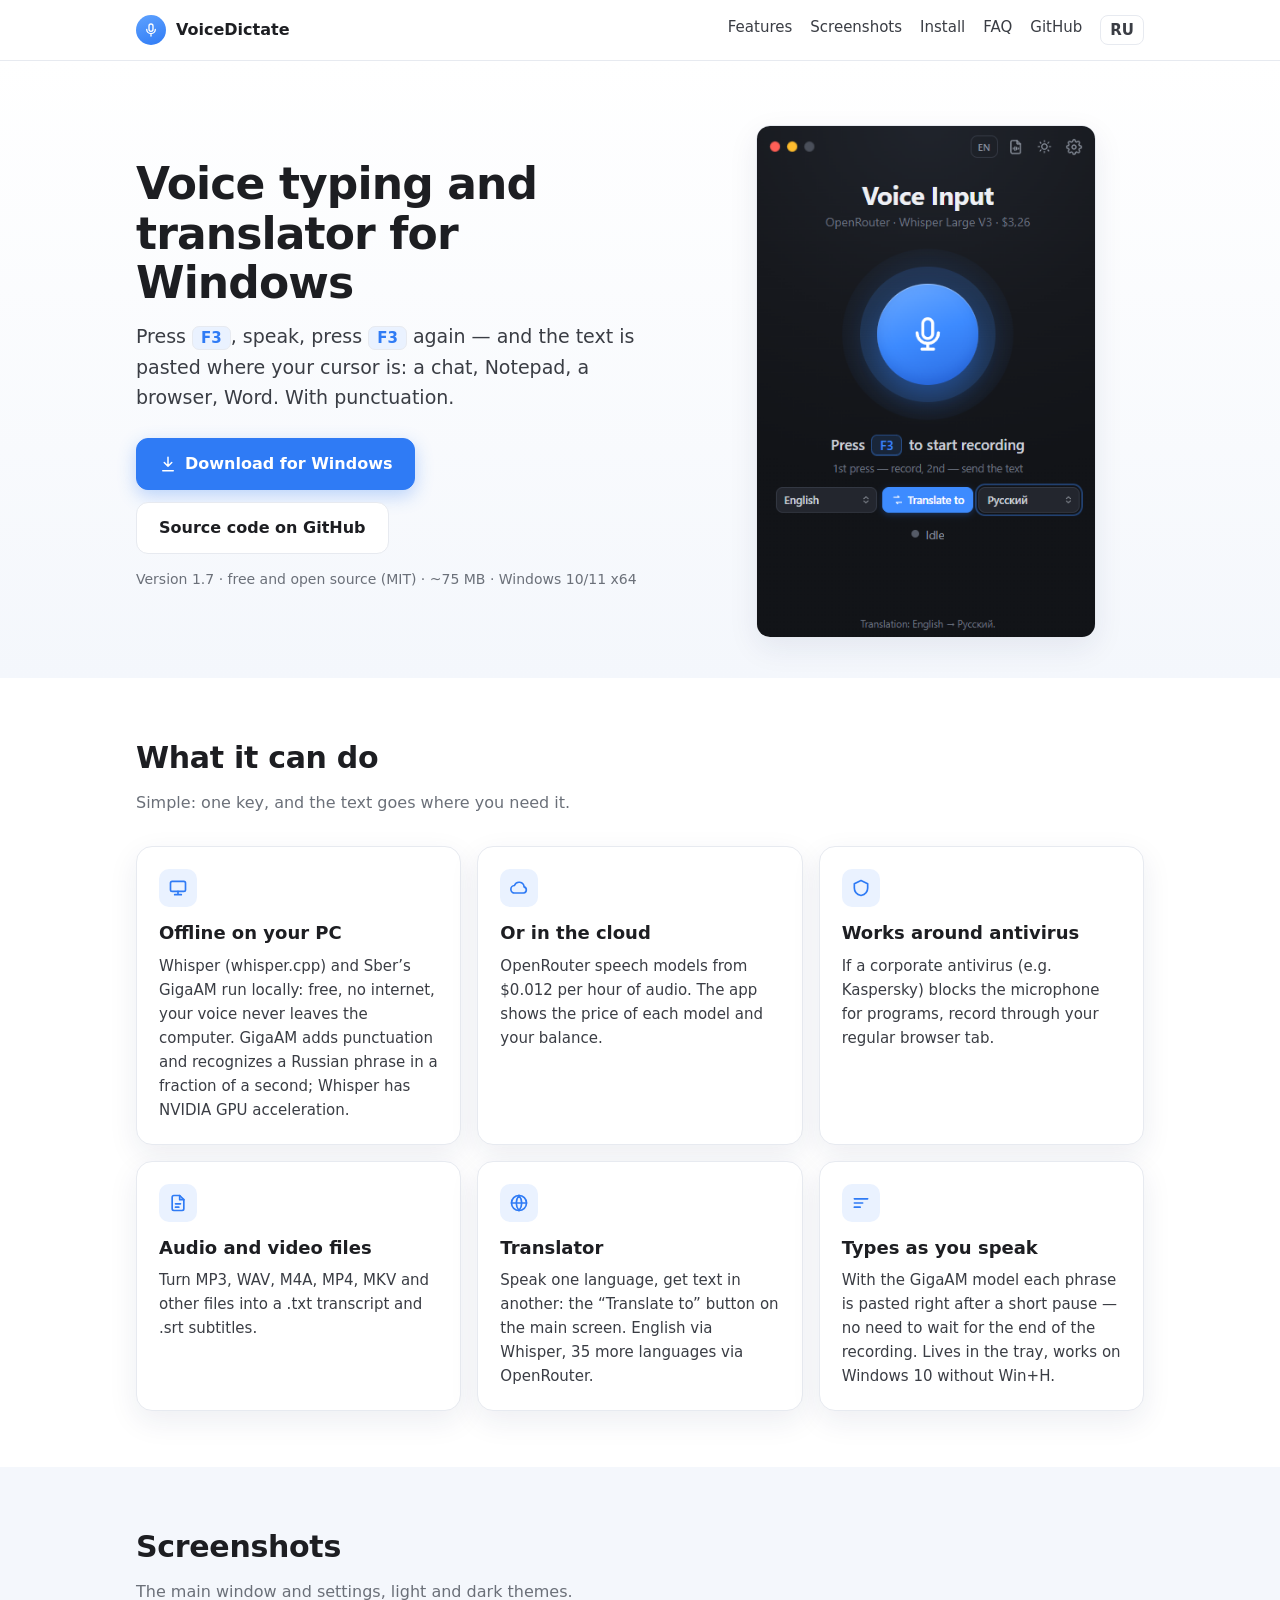
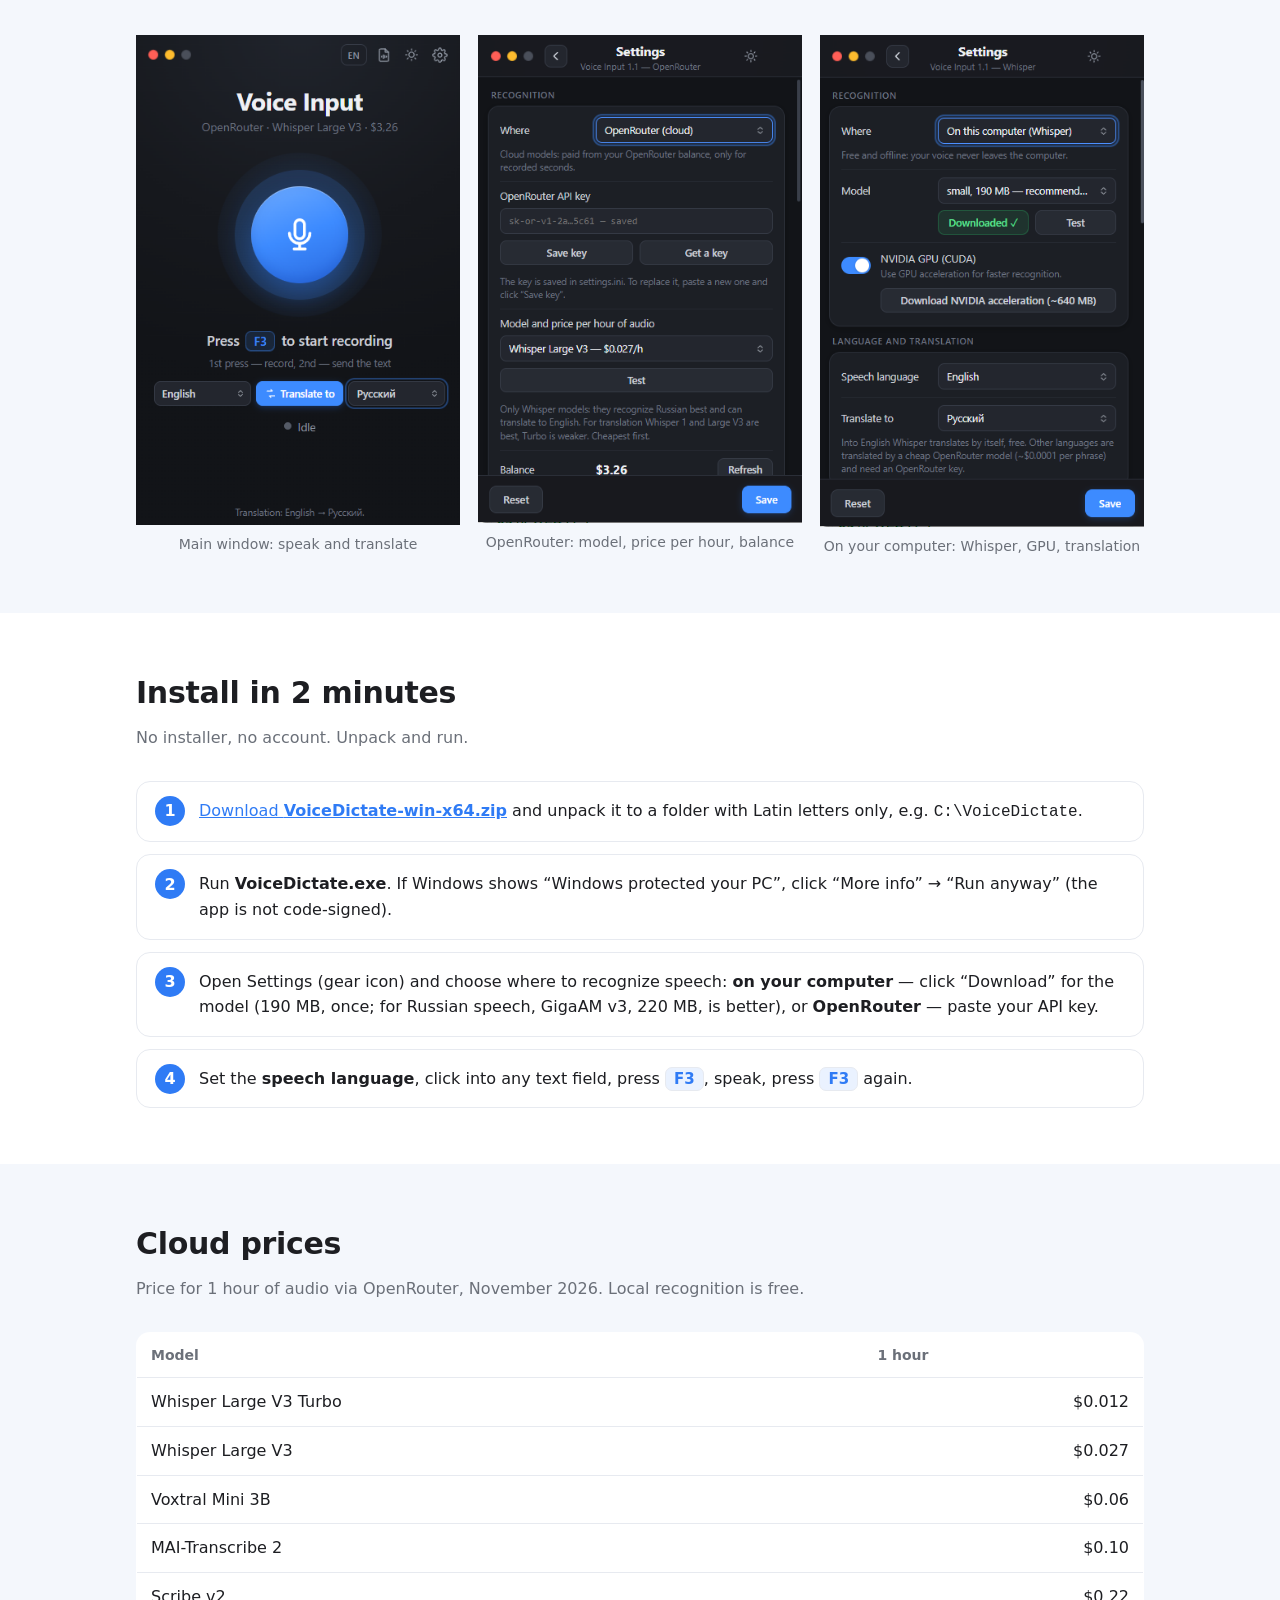
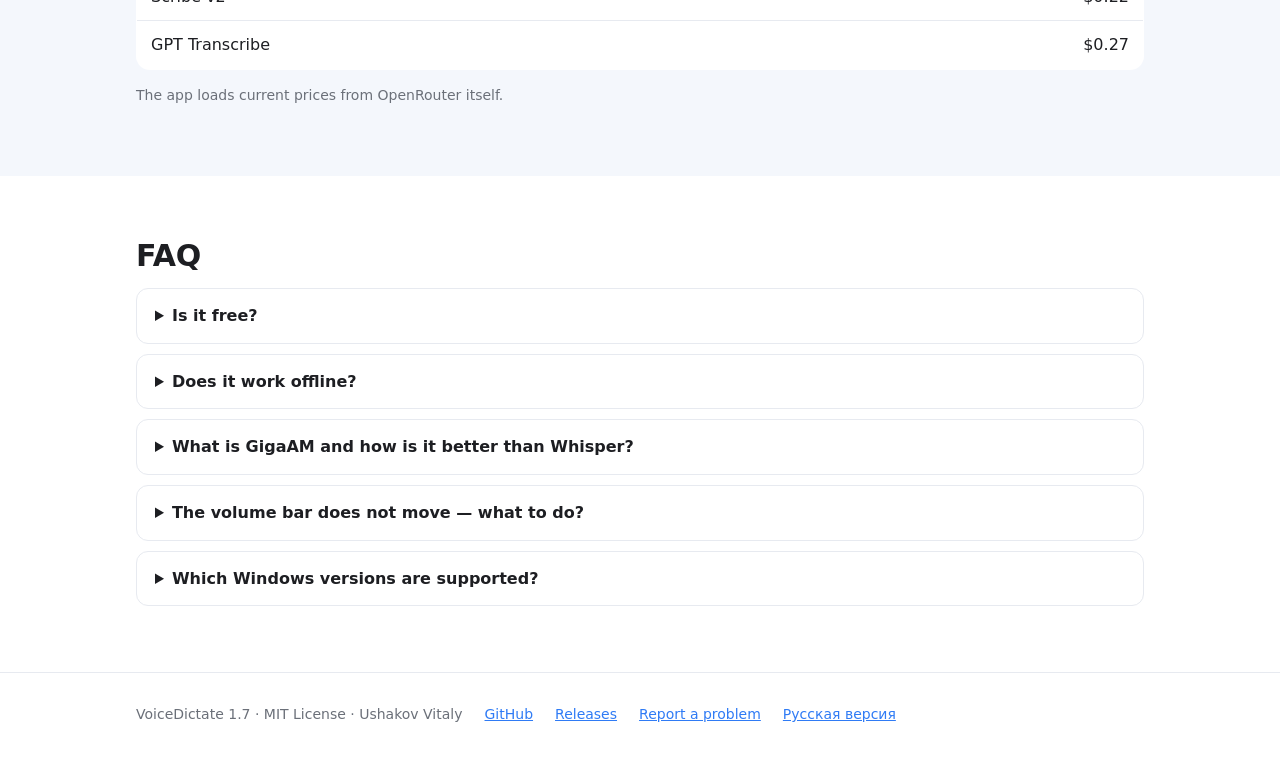
<file: docs/index.html>
<!doctype html>
<html lang="en">
<head>
<meta charset="utf-8">
<meta name="viewport" content="width=device-width, initial-scale=1">
<title>VoiceDictate — free voice typing and translator for Windows 10 and 11 (Whisper, GigaAM, OpenRouter)</title>
<meta name="description" content="Free voice typing and voice translator for Windows 10/11: press F3, speak, and the text or its translation is pasted into any app. Offline speech recognition (Whisper, or GigaAM for Russian with phrase-by-phrase typing as you speak) or cheap OpenRouter cloud models from $0.012 per hour. English and Russian.">
<meta name="keywords" content="voice typing windows, voice translator windows, speech translation, speech to text windows 10, dictation software, whisper windows, gigaam, russian speech recognition, offline speech recognition, openrouter transcription">
<link rel="canonical" href="https://gemini1978v-beep.github.io/VoiceDictate/">
<link rel="alternate" hreflang="en" href="https://gemini1978v-beep.github.io/VoiceDictate/">
<link rel="alternate" hreflang="ru" href="https://gemini1978v-beep.github.io/VoiceDictate/ru/">
<link rel="alternate" hreflang="x-default" href="https://gemini1978v-beep.github.io/VoiceDictate/">
<meta property="og:type" content="website">
<meta property="og:title" content="VoiceDictate — voice typing for Windows">
<meta property="og:description" content="Press F3, speak, and the text appears in any app. Offline Whisper or GigaAM, or OpenRouter cloud.">
<meta property="og:url" content="https://gemini1978v-beep.github.io/VoiceDictate/">
<meta property="og:image" content="https://gemini1978v-beep.github.io/VoiceDictate/screenshots/en/main-dark.png">
<meta property="og:locale" content="en_US">
<meta property="og:locale:alternate" content="ru_RU">
<meta name="twitter:card" content="summary_large_image">
<link rel="stylesheet" href="assets/site.css">
<script type="application/ld+json">
{
  "@context": "https://schema.org",
  "@type": "SoftwareApplication",
  "name": "VoiceDictate",
  "alternateName": "Голосовой ввод",
  "operatingSystem": "Windows 10, Windows 11",
  "applicationCategory": "UtilitiesApplication",
  "softwareVersion": "1.7",
  "description": "Voice typing for Windows: press F3, speak, and the text is pasted into the active window. Offline Whisper or GigaAM, or OpenRouter cloud recognition.",
  "url": "https://gemini1978v-beep.github.io/VoiceDictate/",
  "downloadUrl": "https://github.com/gemini1978v-beep/VoiceDictate/releases/latest",
  "screenshot": "https://gemini1978v-beep.github.io/VoiceDictate/screenshots/en/main-dark.png",
  "license": "https://opensource.org/licenses/MIT",
  "inLanguage": ["en", "ru"],
  "offers": { "@type": "Offer", "price": "0", "priceCurrency": "USD" },
  "author": { "@type": "Person", "name": "Ushakov Vitaly" }
}
</script>
</head>
<body>

<header class="top">
  <div class="wrap">
    <a class="brand" href="./">
      <span class="dot"><svg viewBox="0 0 24 24" fill="none" stroke="currentColor" stroke-width="2" stroke-linecap="round"><rect x="9" y="3" width="6" height="11" rx="3"/><path d="M5.5 11a6.5 6.5 0 0 0 13 0M12 17.5V21"/></svg></span>
      VoiceDictate
    </a>
    <nav>
      <a href="#features">Features</a>
      <a href="#screenshots">Screenshots</a>
      <a href="#install">Install</a>
      <a href="#faq">FAQ</a>
      <a class="gh" href="https://github.com/gemini1978v-beep/VoiceDictate">GitHub</a>
      <a class="lang" href="ru/" hreflang="ru" lang="ru">RU</a>
    </nav>
  </div>
</header>

<main>
  <section class="hero">
    <div class="wrap">
      <div>
        <h1>Voice typing and translator for Windows</h1>
        <p class="lead">Press <kbd>F3</kbd>, speak, press <kbd>F3</kbd> again — and the text is pasted where your cursor is: a chat, Notepad, a browser, Word. With punctuation.</p>
        <div class="cta">
          <a class="btn primary" href="https://github.com/gemini1978v-beep/VoiceDictate/releases/latest">
            <svg viewBox="0 0 24 24" fill="none" stroke="currentColor" stroke-width="2" stroke-linecap="round" stroke-linejoin="round"><path d="M12 3v12M7 10l5 5 5-5M5 21h14"/></svg>
            Download for Windows
          </a>
          <a class="btn" href="https://github.com/gemini1978v-beep/VoiceDictate">Source code on GitHub</a>
        </div>
        <p class="small">Version 1.7 · free and open source (MIT) · ~75 MB · Windows 10/11 x64</p>
      </div>
      <div class="shot"><img src="screenshots/en/main-dark.png" width="397" height="600" alt="VoiceDictate main window: speech language, Translate to button, target language"></div>
    </div>
  </section>

  <section class="block" id="features">
    <div class="wrap">
      <h2>What it can do</h2>
      <p class="sub">Simple: one key, and the text goes where you need it.</p>
      <div class="grid">
        <div class="card">
          <div class="ic"><svg viewBox="0 0 24 24" fill="none" stroke="currentColor" stroke-width="2" stroke-linecap="round" stroke-linejoin="round"><rect x="3" y="4" width="18" height="12" rx="2"/><path d="M8 20h8M12 16v4"/></svg></div>
          <h3>Offline on your PC</h3>
          <p>Whisper (whisper.cpp) and Sber’s GigaAM run locally: free, no internet, your voice never leaves the computer. GigaAM adds punctuation and recognizes a Russian phrase in a fraction of a second; Whisper has NVIDIA GPU acceleration.</p>
        </div>
        <div class="card">
          <div class="ic"><svg viewBox="0 0 24 24" fill="none" stroke="currentColor" stroke-width="2" stroke-linecap="round" stroke-linejoin="round"><path d="M7 18a4.5 4.5 0 0 1-.5-9 6 6 0 0 1 11.6 1.6A3.8 3.8 0 0 1 17.5 18z"/></svg></div>
          <h3>Or in the cloud</h3>
          <p>OpenRouter speech models from $0.012 per hour of audio. The app shows the price of each model and your balance.</p>
        </div>
        <div class="card">
          <div class="ic"><svg viewBox="0 0 24 24" fill="none" stroke="currentColor" stroke-width="2" stroke-linecap="round" stroke-linejoin="round"><path d="M12 3l8 4v5c0 5-3.5 8-8 9-4.5-1-8-4-8-9V7z"/></svg></div>
          <h3>Works around antivirus</h3>
          <p>If a corporate antivirus (e.g. Kaspersky) blocks the microphone for programs, record through your regular browser tab.</p>
        </div>
        <div class="card">
          <div class="ic"><svg viewBox="0 0 24 24" fill="none" stroke="currentColor" stroke-width="2" stroke-linecap="round" stroke-linejoin="round"><path d="M14 3H7a2 2 0 0 0-2 2v14a2 2 0 0 0 2 2h10a2 2 0 0 0 2-2V8z"/><path d="M14 3v5h5M9 13h6M9 17h4"/></svg></div>
          <h3>Audio and video files</h3>
          <p>Turn MP3, WAV, M4A, MP4, MKV and other files into a .txt transcript and .srt subtitles.</p>
        </div>
        <div class="card">
          <div class="ic"><svg viewBox="0 0 24 24" fill="none" stroke="currentColor" stroke-width="2" stroke-linecap="round" stroke-linejoin="round"><circle cx="12" cy="12" r="9"/><path d="M3 12h18M12 3a14 14 0 0 1 0 18M12 3a14 14 0 0 0 0 18"/></svg></div>
          <h3>Translator</h3>
          <p>Speak one language, get text in another: the “Translate to” button on the main screen. English via Whisper, 35 more languages via OpenRouter.</p>
        </div>
        <div class="card">
          <div class="ic"><svg viewBox="0 0 24 24" fill="none" stroke="currentColor" stroke-width="2" stroke-linecap="round" stroke-linejoin="round"><path d="M4 7h16M4 12h10M4 17h7"/></svg></div>
          <h3>Types as you speak</h3>
          <p>With the GigaAM model each phrase is pasted right after a short pause — no need to wait for the end of the recording. Lives in the tray, works on Windows 10 without Win+H.</p>
        </div>
      </div>
    </div>
  </section>

  <section class="block alt" id="screenshots">
    <div class="wrap">
      <h2>Screenshots</h2>
      <p class="sub">The main window and settings, light and dark themes.</p>
      <div class="shots">
        <figure><img src="screenshots/en/main-dark.png" width="394" height="596" alt="Main window with the Translate to button" loading="lazy"><figcaption>Main window: speak and translate</figcaption></figure>
        <figure><img src="screenshots/en/settings-openrouter.png" width="399" height="601" alt="Settings: OpenRouter key, model and price per hour, balance" loading="lazy"><figcaption>OpenRouter: model, price per hour, balance</figcaption></figure>
        <figure><img src="screenshots/en/settings-local.png" width="396" height="601" alt="Settings: local Whisper, NVIDIA GPU, language and translation" loading="lazy"><figcaption>On your computer: Whisper, GPU, translation</figcaption></figure>
      </div>
    </div>
  </section>

  <section class="block" id="install">
    <div class="wrap">
      <h2>Install in 2 minutes</h2>
      <p class="sub">No installer, no account. Unpack and run.</p>
      <ol class="steps">
        <li><a href="https://github.com/gemini1978v-beep/VoiceDictate/releases/latest">Download <b>VoiceDictate-win-x64.zip</b></a> and unpack it to a folder with Latin letters only, e.g. <code>C:\VoiceDictate</code>.</li>
        <li>Run <b>VoiceDictate.exe</b>. If Windows shows “Windows protected your PC”, click “More info” → “Run anyway” (the app is not code-signed).</li>
        <li>Open Settings (gear icon) and choose where to recognize speech: <b>on your computer</b> — click “Download” for the model (190 MB, once; for Russian speech, GigaAM v3, 220 MB, is better), or <b>OpenRouter</b> — paste your API key.</li>
        <li>Set the <b>speech language</b>, click into any text field, press <kbd>F3</kbd>, speak, press <kbd>F3</kbd> again.</li>
      </ol>
    </div>
  </section>

  <section class="block alt" id="prices">
    <div class="wrap">
      <h2>Cloud prices</h2>
      <p class="sub">Price for 1 hour of audio via OpenRouter, November 2026. Local recognition is free.</p>
      <table class="prices">
        <thead><tr><th>Model</th><th class="num">1 hour</th></tr></thead>
        <tbody>
          <tr><td>Whisper Large V3 Turbo</td><td class="num">$0.012</td></tr>
          <tr><td>Whisper Large V3</td><td class="num">$0.027</td></tr>
          <tr><td>Voxtral Mini 3B</td><td class="num">$0.06</td></tr>
          <tr><td>MAI-Transcribe 2</td><td class="num">$0.10</td></tr>
          <tr><td>Scribe v2</td><td class="num">$0.22</td></tr>
          <tr><td>GPT Transcribe</td><td class="num">$0.27</td></tr>
        </tbody>
      </table>
      <p class="small">The app loads current prices from OpenRouter itself.</p>
    </div>
  </section>

  <section class="block" id="faq">
    <div class="wrap">
      <h2>FAQ</h2>
      <details><summary>Is it free?</summary><p>Yes. The program is free and open source (MIT). Local recognition with Whisper costs nothing. Only the optional OpenRouter cloud is paid, from your own OpenRouter balance.</p></details>
      <details><summary>Does it work offline?</summary><p>Yes, with “On this computer” recognition using a Whisper or GigaAM model. The model is downloaded once (190–550 MB).</p></details>
      <details><summary>What is GigaAM and how is it better than Whisper?</summary><p>GigaAM v3 is an open Russian speech recognition model by Sber (MIT license). On an ordinary CPU it recognizes a phrase in a fraction of a second, adds punctuation by itself and can paste text phrase by phrase while you are still recording. It understands Russian only: for other languages, built-in translation into English and file transcription the program uses Whisper.</p></details>
      <details><summary>The volume bar does not move — what to do?</summary><p>Check Windows Settings → Privacy → Microphone. If a corporate antivirus blocks the microphone, choose “Audio capture: via browser” in the settings.</p></details>
      <details><summary>Which Windows versions are supported?</summary><p>Windows 10 and Windows 11, 64-bit.</p></details>
    </div>
  </section>
</main>

<footer>
  <div class="wrap">
    <span>VoiceDictate 1.7 · MIT License · Ushakov Vitaly</span>
    <a href="https://github.com/gemini1978v-beep/VoiceDictate">GitHub</a>
    <a href="https://github.com/gemini1978v-beep/VoiceDictate/releases">Releases</a>
    <a href="https://github.com/gemini1978v-beep/VoiceDictate/issues">Report a problem</a>
    <a href="ru/" hreflang="ru" lang="ru">Русская версия</a>
  </div>
</footer>
</body>
</html>
</file>
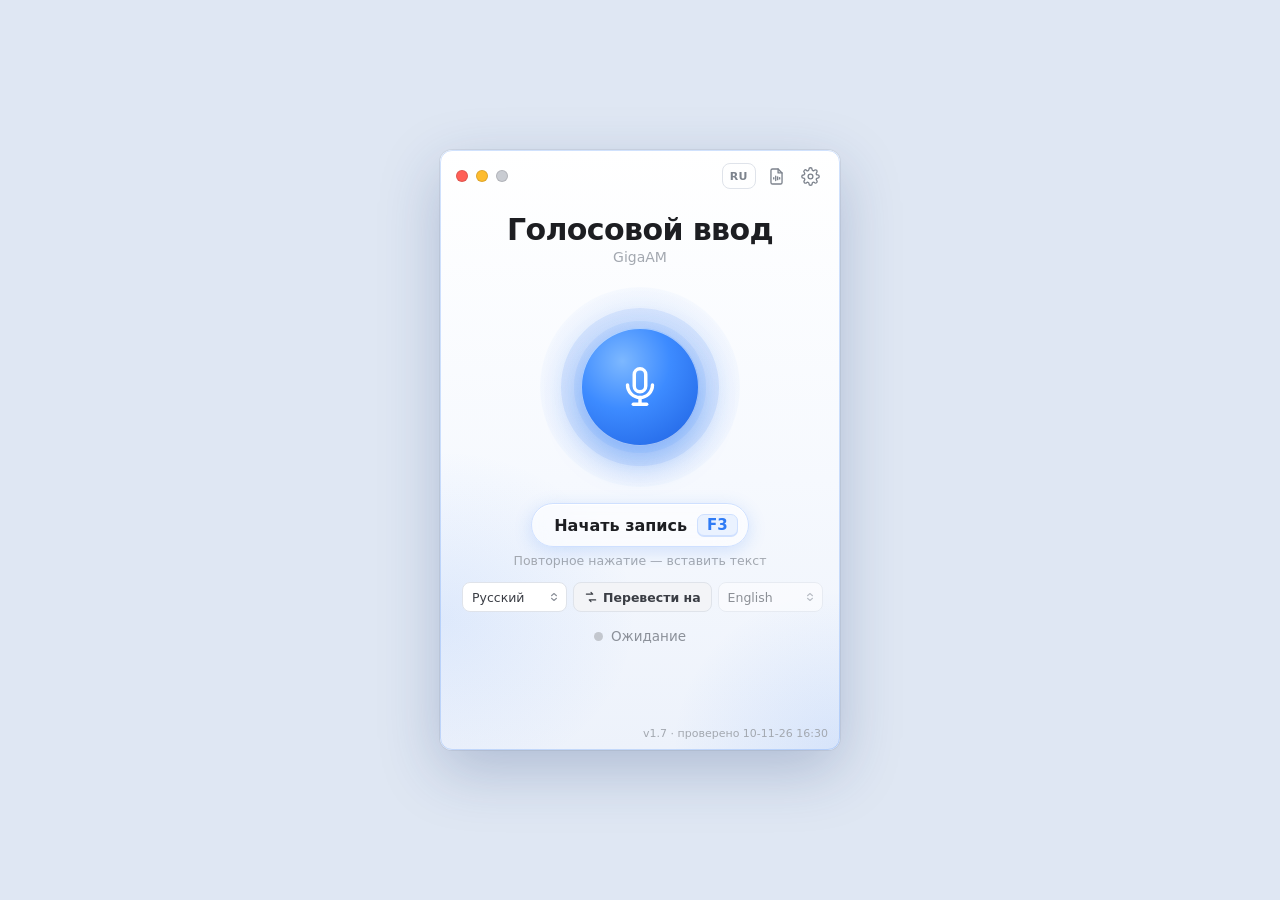
<file: ui/index.html>
<!doctype html>
<html lang="ru">
<head>
<meta charset="utf-8">
<meta name="viewport" content="width=device-width, initial-scale=1">
<title>Голосовой ввод</title>
<!--
  Интерфейс VoiceDictate. Работает внутри программы (WebView2) и просто в браузере (демо-режим —
  удобно править дизайн: откройте этот файл в Chrome/Edge). Если положить изменённый файл в
  dist\ui\index.html, программа возьмёт его без пересборки.
-->
<style>
  :root {
    --blue: #2f7bf5;
    --blue-hi: #5fa2ff;
    --blue-lo: #2466e6;
    --blue-soft: #eaf2ff;
    --blue-line: #cfe0ff;
    --green: #22b35e;
    --green-hi: #4fdc85;
    --amber: #f29a12;
    --amber-hi: #ffc04d;
    --red: #e5484d;
    --text: #1d1e22;
    --text-2: #3a3d44;
    --muted: #8b9099;
    --muted-2: #a3a8b0;
    --line: #e7eaf0;
    --line-2: #dfe3ea;
    --bg: #ffffff;
    --bg-2: #f6f8fb;
    --card: rgba(255,255,255,.78);
    --btn: #f3f4f7;
    --btn-hover: #eaecf1;
    --radius: 14px;
    --app-bg: radial-gradient(70% 40% at 0% 78%, rgba(47,123,245,.10), rgba(47,123,245,0) 70%), radial-gradient(60% 38% at 100% 100%, rgba(47,123,245,.12), rgba(47,123,245,0) 70%), linear-gradient(180deg, #ffffff 0%, #f6f9fe 55%, #edf2fb 100%);
    --surface: #ffffff;          /* поля ввода, списки, кнопка «назад» */
    --surface-off: #f6f7f9;      /* выключенные поля */
    --divider: #f0f2f6;          /* линии между строками в карточках */
    --track: #d9dce2;            /* выключенный переключатель */
    --bar-bg: #e8edf5;           /* фон полосок прогресса и громкости */
    --scroll-thumb: #cfd4dc;
    --scroll-thumb-hover: #b9bfc9;
    --log-bg: #f6f8fb;
    --log-line: #edf0f5;
    --log-text: #3e434c;
    --bar-glass: rgba(255,255,255,.88);  /* заголовок и низ настроек */
    --icon: #7d838d;
    --dot-idle: #c3c7ce;
    --focus: #9cc0ff;
    --notice-bg: #f4f8ff;
    --notice-line: #dbe7ff;
    --ok-bg: #effaf3; --ok-line: #cdeedb; --ok-text: #1a8a49;
    --danger-bg: #fff1f1; --danger-line: #ffd0d0;
    --halo: 47,123,245;          /* цвет кругов вокруг микрофона (r,g,b) */
    --halo-a1: .07; --halo-a2: .10;
    --shadow-card: 0 1px 2px rgba(20,40,80,.03);
    --shadow-text: 0 4px 14px rgba(30,60,120,.05);
    --light-off: #c9ccd2;
    --demo-bg: #dfe7f3;
    --font: "Segoe UI Variable Text", "Segoe UI Variable", "Segoe UI", -apple-system, system-ui, sans-serif;
    --font-display: "Segoe UI Variable Display", "Segoe UI Variable", "Segoe UI", -apple-system, system-ui, sans-serif;
    --win-border: rgba(47,123,245,.22);
    --mic-bg: radial-gradient(circle at 35% 28%, #7db8ff 0%, #3d8bff 42%, #1d5fe0 100%);
    --mic-shadow: 0 0 0 1px rgba(255,255,255,.55) inset, 0 0 0 7px rgba(47,123,245,.08), 0 14px 34px rgba(47,123,245,.40), 0 0 40px rgba(47,123,245,.18);
    --glass-rgb: 255,255,255;
    --glass-edge: rgba(120,140,180,.22);
    --glass-hi: rgba(255,255,255,.9);
    --glass-a: .72;
    --glass-blur: 14px;
    --set-bg: radial-gradient(60% 40% at 8% 12%, rgba(120,150,255,.16), rgba(120,150,255,0) 70%), radial-gradient(55% 40% at 96% 72%, rgba(150,120,255,.12), rgba(150,120,255,0) 70%), linear-gradient(180deg, #f3f6fb 0%, #e9eef6 100%);
    --wave: 47,123,245;
    --rec: 34,179,94;            /* цвет волны при записи (r,g,b) */
    color-scheme: light;
  }

  /* ================================================================ тёмная тема */
  /* «Графит айс» */
  :root[data-theme="graphite"] {
    --blue: #3d8bff;
    --blue-hi: #6eabff;
    --blue-lo: #2a6ae0;
    --blue-soft: rgba(61,139,255,.14);
    --blue-line: rgba(61,139,255,.38);
    --green: #2fc46c;
    --green-hi: #5ee394;
    --amber: #f5a524;
    --amber-hi: #ffc861;
    --red: #ff6369;
    --text: #f2f4f7;
    --text-2: #d5d9e0;
    --muted: #9da4b0;
    --muted-2: #7f8693;
    --line: #3b3f49;
    --line-2: #474c58;
    --bg: #24262c;
    --bg-2: #202227;
    --card: rgba(52,55,63,.72);
    --btn: #373a43;
    --btn-hover: #40444d;
    --app-bg: linear-gradient(125deg, rgba(255,255,255,.06) 0%, rgba(255,255,255,0) 38%), linear-gradient(305deg, rgba(255,255,255,.04) 0%, rgba(255,255,255,0) 30%), linear-gradient(170deg, #363940 0%, #2b2e34 50%, #24272c 100%);
    --surface: #343740;
    --surface-off: #2e3138;
    --divider: #373b44;
    --track: #50555f;
    --bar-bg: #3c404a;
    --scroll-thumb: #50555f;
    --scroll-thumb-hover: #606674;
    --log-bg: #25272d;
    --log-line: #373b44;
    --log-text: #c6cbd4;
    --bar-glass: rgba(40,43,49,.9);
    --icon: #9da4b0;
    --dot-idle: #666c78;
    --focus: #4b8fff;
    --notice-bg: rgba(61,139,255,.10);
    --notice-line: rgba(61,139,255,.28);
    --ok-bg: rgba(47,196,108,.12); --ok-line: rgba(47,196,108,.3); --ok-text: #5ee394;
    --danger-bg: rgba(255,99,105,.12); --danger-line: rgba(255,99,105,.35);
    --halo: 190,205,230;
    --halo-a1: .05; --halo-a2: .15;
    --shadow-card: 0 1px 0 rgba(255,255,255,.03), 0 2px 10px rgba(0,0,0,.18);
    --shadow-text: 0 6px 18px rgba(0,0,0,.22);
    --light-off: #5a606c;
    --demo-bg: #18191c;
    --win-border: rgba(255,255,255,.16);
    --mic-bg: radial-gradient(circle at 38% 30%, #50545e 0%, #363940 55%, #2a2d33 100%);
    --mic-shadow: 0 0 0 3px rgba(96,156,255,.85), 0 0 22px rgba(96,156,255,.35), inset 0 1px 0 rgba(255,255,255,.14), 0 12px 26px rgba(0,0,0,.35);
    --halo-a2: .07;
    --glass-rgb: 62,66,75;
    --glass-edge: rgba(255,255,255,.13);
    --glass-hi: rgba(255,255,255,.08);
    --set-bg: radial-gradient(60% 40% at 0% 18%, rgba(130,145,170,.18), rgba(130,145,170,0) 70%), radial-gradient(55% 40% at 100% 85%, rgba(96,156,255,.10), rgba(96,156,255,0) 70%), linear-gradient(180deg, #30333a 0%, #25282d 100%);
    --wave: 96,156,255;
    color-scheme: dark;
  }
  /* «Обсидиан» */
  :root[data-theme="obsidian"] {
    --blue: #2f8cff;
    --blue-hi: #6cb2ff;
    --blue-lo: #1a5fe0;
    --blue-soft: rgba(47,140,255,.16);
    --blue-line: rgba(47,140,255,.42);
    --green: #2fc46c;
    --green-hi: #5ee394;
    --amber: #f5a524;
    --amber-hi: #ffc861;
    --red: #ff6369;
    --text: #eef3ff;
    --text-2: #c9d4ea;
    --muted: #8c99b5;
    --muted-2: #6a7792;
    --line: #1d2b49;
    --line-2: #27385c;
    --bg: #080d1b;
    --bg-2: #070b16;
    --card: rgba(16,26,48,.72);
    --btn: #15213b;
    --btn-hover: #1c2b4a;
    --app-bg: radial-gradient(70% 38% at 0% 72%, rgba(40,110,255,.26), rgba(40,110,255,0) 70%), radial-gradient(60% 34% at 100% 100%, rgba(40,110,255,.24), rgba(40,110,255,0) 70%), radial-gradient(90% 60% at 50% 0%, #10204a 0%, #0a1226 60%, #070b16 100%);
    --surface: #111c34;
    --surface-off: #0e172b;
    --divider: #18243f;
    --track: #2a3b60;
    --bar-bg: #1a2743;
    --scroll-thumb: #2a3b60;
    --scroll-thumb-hover: #374a74;
    --log-bg: #0a1121;
    --log-line: #18243f;
    --log-text: #b9c6e0;
    --bar-glass: rgba(9,15,30,.86);
    --icon: #8c99b5;
    --dot-idle: #3b4b6d;
    --focus: #4b8fff;
    --notice-bg: rgba(47,140,255,.12);
    --notice-line: rgba(47,140,255,.32);
    --ok-bg: rgba(47,196,108,.12); --ok-line: rgba(47,196,108,.3); --ok-text: #5ee394;
    --danger-bg: rgba(255,99,105,.12); --danger-line: rgba(255,99,105,.35);
    --halo: 47,140,255;
    --halo-a1: .12; --halo-a2: .15;
    --shadow-card: 0 1px 0 rgba(120,170,255,.05) inset, 0 2px 12px rgba(0,0,0,.35);
    --shadow-text: 0 6px 18px rgba(0,0,0,.4);
    --light-off: #34456a;
    --demo-bg: #04060c;
    --halo-a2: .20;
    --win-border: rgba(70,140,255,.45);
    --mic-bg: radial-gradient(circle at 35% 28%, #6cb6ff 0%, #2f7bf5 45%, #0f3fa8 100%);
    --mic-shadow: 0 0 0 1px rgba(130,185,255,.7), 0 0 30px rgba(47,140,255,.6), 0 0 70px rgba(47,140,255,.25), inset 0 2px 8px rgba(255,255,255,.25);
    --glass-rgb: 18,30,60;
    --glass-edge: rgba(140,180,255,.20);
    --glass-hi: rgba(255,255,255,.07);
    --set-bg: radial-gradient(60% 40% at 0% 18%, rgba(40,110,255,.16), rgba(40,110,255,0) 70%), radial-gradient(55% 40% at 100% 85%, rgba(90,80,255,.10), rgba(90,80,255,0) 70%), linear-gradient(180deg, #0c1428 0%, #080d1a 100%);
    --wave: 80,160,255;
    color-scheme: dark;
  }

  /* «Бордо · кристалл»: винное многослойное стекло (рецепт и токены — design/bordo-crystal) */
  /* Cormorant Garamond 600 (SIL Open Font License) — заголовок темы «Бордо»; встроен, чтобы работал без интернета */
  @font-face { font-family: "Cormorant Garamond"; font-style: normal; font-weight: 600; font-display: swap;
    src: url([data-uri]) format("woff2");
    unicode-range: U+0301, U+0400-045F, U+0490-0491, U+04B0-04B1, U+2116; }
  @font-face { font-family: "Cormorant Garamond"; font-style: normal; font-weight: 600; font-display: swap;
    src: url([data-uri]) format("woff2");
    unicode-range: U+0000-00FF, U+0131, U+0152-0153, U+02BB-02BC, U+02C6, U+02DA, U+02DC, U+2000-206F, U+20AC, U+2122, U+2212; }
  /* ------------------------------------------------------------------ 1. токены */
  :root[data-theme="bordo"] {
    /* акцент (в программе он называется --blue) */
    --blue: #c96976;
    --blue-hi: #e38c98;
    --blue-lo: #9e4655;
    --blue-soft: rgba(201,105,118,.16);
    --blue-line: rgba(227,140,152,.42);
    /* запись — рубин, распознавание — тёплый янтарь */
    --green: #e0294f;
    --green-hi: #ff5c7a;
    --amber: #f0a35a;
    --amber-hi: #ffc48a;
    --red: #ff6b7a;
    /* текст */
    --text: #fae9dc;
    --text-2: #ecd5ca;
    --muted: #cca7ab;
    --muted-2: #a8858a;
    /* линии и поверхности */
    --line: rgba(224,185,189,.16);
    --line-2: rgba(224,185,189,.30);
    --bg: #2a0d17;
    --bg-2: #210c14;
    --card: rgba(52,16,30,.55);
    --btn: rgba(96,34,52,.55);
    --btn-hover: rgba(118,44,64,.65);
    --surface: rgba(40,12,24,.62);
    --surface-off: rgba(33,10,20,.5);
    --divider: rgba(224,185,189,.12);
    --track: #5a2a38;
    --bar-bg: rgba(90,36,52,.6);
    --scroll-thumb: #6a2f40;
    --scroll-thumb-hover: #82404f;
    --log-bg: rgba(24,7,14,.6);
    --log-line: rgba(224,185,189,.10);
    --log-text: #e6cfc6;
    --bar-glass: rgba(46,14,26,.78);
    --icon: #cca7ab;
    --dot-idle: #7d4b55;
    --focus: #e38c98;
    --notice-bg: rgba(201,105,118,.12);
    --notice-line: rgba(227,140,152,.32);
    --ok-bg: rgba(129,199,150,.12); --ok-line: rgba(129,199,150,.3); --ok-text: #9fe0b4;
    --danger-bg: rgba(255,107,122,.12); --danger-line: rgba(255,107,122,.35);
    /* фон окна: зерно (только здесь) + свет сверху слева + тень снизу справа + винный градиент */
    --grain: url("data:image/svg+xml,%3Csvg xmlns='http://www.w3.org/2000/svg' width='160' height='160'%3E%3Cfilter id='n'%3E%3CfeTurbulence type='fractalNoise' baseFrequency='.9' numOctaves='2' stitchTiles='stitch'/%3E%3CfeColorMatrix values='0 0 0 0 1  0 0 0 0 .92  0 0 0 0 .88  0 0 0 .07 0'/%3E%3C/filter%3E%3Crect width='100%25' height='100%25' filter='url(%23n)'/%3E%3C/svg%3E");
    --app-bg:
      var(--grain),
      radial-gradient(85% 55% at 10% -5%, rgba(214,120,134,.30), rgba(214,120,134,0) 62%),
      radial-gradient(60% 40% at 50% 46%, rgba(201,105,118,.10), rgba(201,105,118,0) 70%),
      radial-gradient(70% 45% at 105% 105%, rgba(10,2,6,.55), rgba(10,2,6,0) 70%),
      linear-gradient(135deg, #601f2b 0%, #3f1420 48%, #210c14 100%);
    /* настройки — та же гамма, спокойнее, без зерна */
    --set-bg:
      radial-gradient(70% 40% at 0% 0%, rgba(214,120,134,.18), rgba(214,120,134,0) 65%),
      radial-gradient(60% 40% at 100% 100%, rgba(10,2,6,.45), rgba(10,2,6,0) 70%),
      linear-gradient(160deg, #4a1824 0%, #2e0f1a 55%, #210c14 100%);
    /* кольца вокруг микрофона */
    --halo: 201,105,118;
    --halo-a1: .10; --halo-a2: .14;
    --wave: 224,60,95;
    --rec: 255,70,105;            /* цвет волны при записи (r,g,b) */
    /* тени */
    --shadow-card: 0 22px 35px -18px rgba(8,1,8,.67);
    --shadow-text: 0 8px 22px rgba(10,0,6,.45);
    --light-off: #6e3c47;
    --demo-bg: #140509;
    /* стекло (ползунок «Прозрачность» меняет --glass-a и --glass-blur) */
    --glass-rgb: 52,16,30;
    --glass-edge: rgba(224,185,189,.30);
    --glass-hi: rgba(255,255,255,.40);
    --glass-cold: rgba(182,222,246,.16);     /* холодный отсвет по левой кромке */
    --glass-inner: rgba(20,0,8,.28);         /* мягкая внутренняя тень снизу */
    --glint: linear-gradient(90deg, rgba(255,255,255,0) 3%, rgba(164,217,255,.45) 17%, rgba(255,244,236,.85) 31%, rgba(255,214,206,.5) 48%, rgba(255,255,255,0) 90%);
    --win-border: rgba(232,190,192,.38);
    /* микрофон: рубиновая линза с бликом и двумя полупрозрачными кольцами */
    --mic-bg:
      radial-gradient(60% 45% at 38% 22%, rgba(255,226,220,.55), rgba(255,226,220,0) 70%),
      radial-gradient(circle at 50% 60%, #b44558 0%, #8a2a3e 45%, #5e1527 78%, #43101d 100%);
    --mic-shadow:
      inset 0 2px 1px rgba(255,236,228,.55),
      inset 0 -14px 26px rgba(30,0,10,.55),
      inset 0 0 0 1px rgba(255,214,210,.25),
      0 0 0 1px rgba(250,215,210,.30),
      0 0 0 16px rgba(201,105,118,.07),
      0 0 0 34px rgba(201,105,118,.045),
      0 20px 44px rgba(20,0,8,.6);
    --radius: 16px;
    --font-title: "Cormorant Garamond", "Playfair Display", Georgia, serif;
    color-scheme: dark;
  }

  /* ------------------------------------------------------------------ 2. кристалл */
  /* карточки, плашки, вкладки, поле текста: два слоя стекла и блики */
  :root[data-theme="bordo"] .card,
  :root[data-theme="bordo"] .notice,
  :root[data-theme="bordo"] .textcard,
  :root[data-theme="bordo"] .glass {
    position: relative; isolation: isolate;
    background:
      linear-gradient(135deg, rgba(255,255,255,.07), rgba(255,255,255,0) 40%),
      linear-gradient(160deg, rgba(var(--glass-rgb), calc(var(--glass-a) * .75)), rgba(33,11,21, calc(var(--glass-a) + .08))) !important;
    border: 1px solid var(--glass-edge) !important;
    border-radius: var(--radius);
    box-shadow:
      inset 0 1px 1px var(--glass-hi),        /* светлая верхняя кромка */
      inset 1px 0 2px var(--glass-cold),      /* холодный отсвет слева */
      inset 0 -14px 28px var(--glass-inner),  /* мягкая внутренняя тень */
      var(--shadow-card) !important;          /* глубина */
  }
  /* второй, внутренний слой стекла — едва заметное ледяное свечение */
  :root[data-theme="bordo"] .card::before,
  :root[data-theme="bordo"] .notice::before,
  :root[data-theme="bordo"] .textcard::before {
    content: ""; position: absolute; inset: 5px; z-index: -1; pointer-events: none;
    border-radius: calc(var(--radius) - 5px);
    background: radial-gradient(90% 60% at 16% 0%, rgba(214,234,255,.05), rgba(214,234,255,0) 47%);
    border: 1px solid rgba(255,230,225,.05);
  }
  /* блик-нить по верхней кромке */
  :root[data-theme="bordo"] .card::after,
  :root[data-theme="bordo"] .notice::after,
  :root[data-theme="bordo"] .textcard::after,
  :root[data-theme="bordo"] .startpill::after {
    content: ""; position: absolute; top: 0; left: 8%; right: 22%; height: 1.5px;
    background: var(--glint); opacity: .6; filter: blur(.2px); pointer-events: none;
  }

  /* заголовок — антиква, как на aisciencesmm.ru */
  :root[data-theme="bordo"] h1 {
    font-family: var(--font-title);
    font-weight: 600; font-size: 36px; letter-spacing: -.01em;
    text-shadow: 0 2px 18px rgba(10,0,6,.45);
  }
  :root[data-theme="bordo"] .tb-title b { font-family: var(--font-title); font-size: 19px; font-weight: 600; }

  /* кнопка «Начать запись · F3» — кристальная пилюля */
  :root[data-theme="bordo"] .startpill {
    position: relative;
    background:
      linear-gradient(125deg, rgba(97,48,65,.56), rgba(49,17,31,.74)) !important;
    border: 1px solid rgba(224,185,189,.38);
    box-shadow: inset 0 1px 0 rgba(255,228,210,.30), inset 1px 0 2px var(--glass-cold), 0 8px 22px rgba(25,3,11,.4);
  }
  :root[data-theme="bordo"] kbd {
    background: linear-gradient(120deg, #76263d, #421525 65%, #6b2639);
    color: #fae9dc; border: 1px solid rgba(229,184,175,.49);
    box-shadow: inset 0 1px 0 rgba(255,228,210,.3);
  }
  /* главная кнопка «Сохранить», «Обновить» и т. п. — как .action на сайте */
  :root[data-theme="bordo"] .btn.primary {
    background: linear-gradient(120deg, #9a3a52, #6b2136 60%, #8c3349);
    border: 1px solid rgba(229,184,175,.5); color: #fff4ec;
    box-shadow: inset 0 1px 0 rgba(255,228,210,.32), 0 8px 22px rgba(25,3,11,.35);
  }
  /* вкладки: выбранная — приподнятая стеклянная пластина */
  :root[data-theme="bordo"] .tab.on {
    background: linear-gradient(160deg, rgba(118,44,64,.75), rgba(66,21,37,.75));
    box-shadow: inset 0 1px 0 rgba(255,228,210,.30), 0 4px 12px rgba(10,0,6,.35);
  }
  /* переключатели и ползунок */
  :root[data-theme="bordo"] .switch input:checked + i { background: linear-gradient(90deg, #9e4655, #c96976); }
  :root[data-theme="bordo"] .glass-row input[type=range] { accent-color: #c96976; }

  /* ------------------------------------------------------------------ 3. запись — ярче, рубин */
  :root[data-theme="bordo"] .app.rec .mic {
    background:
      radial-gradient(60% 45% at 38% 22%, rgba(255,230,232,.6), rgba(255,230,232,0) 70%),
      radial-gradient(circle at 50% 60%, #ff4d6d 0%, #d01d45 45%, #8e0f2e 80%, #650a20 100%);
    box-shadow:
      inset 0 2px 1px rgba(255,240,240,.6), inset 0 -14px 26px rgba(40,0,12,.5),
      0 0 0 1px rgba(255,190,200,.55), 0 0 30px rgba(255,60,100,.55), 0 0 70px rgba(255,60,100,.25);
  }
  :root[data-theme="bordo"] .app.rec .halo.h1 { background: radial-gradient(circle, rgba(255,60,100,.10) 55%, rgba(255,60,100,.04) 70%, rgba(255,60,100,0) 72%); }
  :root[data-theme="bordo"] .app.rec .halo.h2 { background: rgba(255,60,100,.15); }
  :root[data-theme="bordo"] .app.rec .startpill { border-color: rgba(255,90,120,.6); box-shadow: inset 0 1px 0 rgba(255,228,210,.3), 0 4px 22px rgba(255,60,100,.3); }
  :root[data-theme="bordo"] .dot.rec { box-shadow: 0 0 0 3px rgba(255,60,100,.2); }
  :root[data-theme="bordo"] .ping { border-color: #ff4d6d; }

  /* ------------------------------------------------------------------ 4. миниатюра в «Оформлении» */
  .sw-bordo {
    background:
      radial-gradient(70% 60% at 10% 0%, rgba(214,120,134,.45), transparent 70%),
      linear-gradient(135deg, #601f2b, #210c14);
    border: 1px solid rgba(232,190,192,.45);
  }
  .sw-bordo::after {
    background: radial-gradient(circle at 38% 28%, #f0b2b9, #a23a4d 45%, #5e1527);
    box-shadow: 0 0 0 2px rgba(250,215,210,.35), 0 0 12px rgba(201,105,118,.6);
  }
  /* плавная смена темы */
  .theme-anim, .theme-anim * { transition: background-color .3s, color .3s, border-color .3s, box-shadow .3s !important; }
  * { box-sizing: border-box; }
  html, body { height: 100%; margin: 0; }
  body {
    font-family: var(--font);
    color: var(--text);
    background: var(--bg);
    font-size: 13px;
    overflow: hidden;
    user-select: none;
    -webkit-font-smoothing: antialiased;
  }
  /* в браузере (демо) окно рисуется карточкой по центру */
  body.demo { background: var(--demo-bg); display: grid; place-items: center; }
  body.demo .app { width: 400px; height: 600px; border-radius: 12px; box-shadow: 0 20px 60px rgba(30,60,120,.25), 0 0 0 1px rgba(0,0,0,.06); }

  .app {
    position: relative;
    width: 100%; height: 100%;
    overflow: hidden;
    background: var(--app-bg);
    display: flex; flex-direction: column;
    animation: appIn .22s ease-out;   /* плавное появление при запуске */
  }
  @keyframes appIn { from { opacity: 0; } }
  /* тонкая рамка окна в цвет темы (поверх всего, щелчки не ловит) */
  .app::after {
    content: ""; position: absolute; inset: 0; z-index: 50; pointer-events: none;
    border: 1px solid var(--win-border); border-radius: inherit;
  }
  button { font: inherit; color: inherit; }
  :focus { outline: none; }
  :focus-visible { outline: 2px solid var(--blue-line); outline-offset: 2px; }

  /* ---------------------------------------------------------------- заголовок */
  .titlebar {
    position: relative; flex: none;
    height: 52px;
    display: flex; align-items: center;
    padding: 0 14px 0 16px;
    z-index: 5;
  }
  .lights { display: flex; gap: 8px; }
  .light {
    width: 12px; height: 12px; padding: 0; border-radius: 50%;
    border: 0.5px solid rgba(0,0,0,.12);
    display: grid; place-items: center; cursor: default;
  }
  .light svg { width: 8px; height: 8px; opacity: 0; transition: opacity .12s; }
  .lights:hover .light svg { opacity: .55; }
  .light.red { background: #ff5f57; }
  .light.yellow { background: #febc2e; }
  .light.green { background: #28c840; }
  .light.green.off { background: var(--light-off); }
  .back {
    margin-left: 14px;
    width: 28px; height: 28px; border-radius: 8px;
    border: 1px solid var(--line-2); background: var(--surface); color: var(--text-2);
    display: grid; place-items: center; cursor: pointer;
    opacity: 0; transform: translateX(-6px); pointer-events: none;
    transition: opacity .2s, transform .2s, background .15s;
  }
  .back:hover { background: var(--btn); }
  .back svg { width: 14px; height: 14px; }
  .tb-title {
    position: absolute; left: 0; right: 0; top: 9px;
    text-align: center; pointer-events: none;
    opacity: 0; transform: translateY(3px);
    transition: opacity .2s, transform .2s;
  }
  .tb-title b { display: block; font-family: var(--font-display); font-size: 16px; font-weight: 700; letter-spacing: -.01em; }
  .tb-title span { display: block; font-size: 11px; color: var(--muted-2); margin-top: 1px; }
  .lang-btn {
    margin-left: auto;
    height: 26px; min-width: 32px; padding: 0 7px; border-radius: 8px;
    border: 1px solid var(--line-2); background: transparent; color: var(--icon);
    font: 600 11px var(--font); letter-spacing: .04em; cursor: pointer;
    transition: background .15s, color .15s, opacity .2s;
  }
  .lang-btn:hover { background: var(--btn); color: var(--text-2); }
  .app.in-settings .lang-btn { opacity: 0; pointer-events: none; }
  .files-btn {
    margin-left: 4px;
    width: 32px; height: 32px; border-radius: 9px;
    border: 0; background: transparent; color: var(--icon);
    display: grid; place-items: center; cursor: pointer;
    transition: background .15s, color .15s, opacity .2s;
  }
  .files-btn:hover { background: var(--btn); color: var(--text-2); }
  .files-btn svg { width: 19px; height: 19px; }
  .app.in-settings .files-btn { opacity: 0; pointer-events: none; }
  .gear {
    margin-left: 2px;
    width: 32px; height: 32px; border-radius: 9px;
    border: 0; background: transparent; color: var(--icon);
    display: grid; place-items: center; cursor: pointer;
    transition: background .15s, color .15s, opacity .2s;
  }
  .gear:hover { background: var(--btn); color: var(--text-2); }
  .gear svg { width: 19px; height: 19px; }
  .app.in-settings .back { opacity: 1; transform: none; pointer-events: auto; }
  .app.in-settings .tb-title { opacity: 1; transform: none; }
  .app.in-settings .gear { opacity: 0; pointer-events: none; }
  .app.in-settings .titlebar { border-bottom: 1px solid var(--line); background: var(--bar-glass); }

  /* ---------------------------------------------------------------- стекло
     полупрозрачная заливка + размытие того, что под ней + тонкая светлая кромка + мягкий блик сверху.
     Насколько прозрачно — ползунок в «Оформлении» (--glass-a, --glass-blur). Текст остаётся непрозрачным. */
  .card, .notice, .textcard, .glass {
    background: rgba(var(--glass-rgb), var(--glass-a)) !important;
    -webkit-backdrop-filter: blur(var(--glass-blur)) saturate(140%);
    backdrop-filter: blur(var(--glass-blur)) saturate(140%);
    border: 1px solid var(--glass-edge) !important;
    box-shadow: inset 0 1px 0 var(--glass-hi), inset 0 0 0 1px rgba(255,255,255,.02), var(--shadow-card);
  }

  /* ---------------------------------------------------------------- главный экран: подсказка-кнопка */
  .startpill {
    display: inline-flex; align-items: center; gap: 10px;
    height: 44px; padding: 0 10px 0 22px; border-radius: 22px;
    font: 600 16px var(--font-display); color: var(--text); cursor: pointer;
    background: rgba(var(--glass-rgb), calc(var(--glass-a) * .9));
    -webkit-backdrop-filter: blur(var(--glass-blur)); backdrop-filter: blur(var(--glass-blur));
    border: 1px solid var(--blue-line);
    box-shadow: inset 0 1px 0 var(--glass-hi), 0 4px 18px rgba(var(--wave), .18);
    transition: transform .15s, box-shadow .2s, border-color .2s;
  }
  .startpill:hover { transform: translateY(-1px); box-shadow: inset 0 1px 0 var(--glass-hi), 0 6px 22px rgba(var(--wave), .28); }
  .startpill kbd { margin: 0; }
  .app.rec .startpill { border-color: rgba(34,179,94,.55); box-shadow: inset 0 1px 0 var(--glass-hi), 0 4px 18px rgba(34,179,94,.22); }
  .app.busy .startpill { border-color: rgba(242,154,18,.5); cursor: progress; }
  /* живая звуковая волна вокруг микрофона во время записи */
  .wave { position: absolute; left: 50%; top: 50%; width: 220px; height: 220px; margin: -110px 0 0 -110px; pointer-events: none; opacity: 0; transition: opacity .25s; }
  .app.rec .wave { opacity: 1; }
  .app.has-extra .wave { width: 180px; height: 180px; margin: -90px 0 0 -90px; }

  /* ---------------------------------------------------------------- настройки: вкладки, «Подробнее», диагностика */
  .tabs {
    flex: none; display: flex; gap: 4px; margin: 10px 12px 2px; padding: 3px;
    border-radius: 11px;
  }
  .tab {
    flex: 1; height: 30px; border: 0; border-radius: 8px; cursor: pointer;
    background: transparent; color: var(--muted); font: 600 12.5px var(--font);
    transition: background .15s, color .15s;
  }
  .tab:hover { color: var(--text-2); }
  .tab.on { background: var(--surface); color: var(--text); box-shadow: 0 1px 3px rgba(0,0,0,.12); }
  .pane { display: none; }
  .pane.on { display: block; animation: paneIn .18s ease-out; }
  @keyframes paneIn { from { opacity: 0; transform: translateY(3px); } }
  details.more { grid-column: 1 / -1; margin-top: 4px; }
  details.more > summary {
    list-style: none; cursor: pointer; width: max-content;
    font-size: 11.5px; color: var(--blue); padding: 2px 0;
  }
  details.more > summary::-webkit-details-marker { display: none; }
  details.more > summary::after { content: " ›"; display: inline-block; transition: transform .15s; }
  details.more[open] > summary::after { transform: rotate(90deg); }
  details.more .help { margin-top: 2px; }
  .sum-row { cursor: pointer; }
  .sum-row b { font-weight: 600; color: var(--text); min-width: 0; overflow: hidden; text-overflow: ellipsis; white-space: nowrap; }
  .sum-row:hover b { color: var(--blue); }
  .glass-row { display: grid; grid-template-columns: 108px 1fr 36px; align-items: center; column-gap: 10px; padding: 4px 0 12px; }
  .glass-row input[type=range] { width: 100%; accent-color: var(--blue); }
  .glass-row small { text-align: right; color: var(--muted); font-size: 12px; }
  .diag {
    position: absolute; inset: 0; z-index: 6; display: none; flex-direction: column;
    background: var(--set-bg); padding: 10px 12px 12px;
  }
  .diag.show { display: flex; animation: paneIn .18s ease-out; }
  .diag .card { flex: 1; min-height: 0; display: flex; flex-direction: column; }
  .diag .log { flex: 1; max-height: none; }

  /* ---------------------------------------------------------------- экраны */
  .viewport { position: relative; flex: 1; min-height: 0; }
  .screen {
    position: absolute; inset: 0;
    transition: transform .32s cubic-bezier(.2,.8,.2,1), opacity .25s;
  }
  #mainScreen {
    display: flex; flex-direction: column; align-items: center;
    padding: 4px 22px 30px;
    overflow: hidden;
  }
  #settingsScreen {
    transform: translateX(100%); opacity: 0; pointer-events: none;
    display: flex; flex-direction: column;
    background: var(--set-bg);
  }
  .app.in-settings #mainScreen { transform: translateX(-28%); opacity: 0; pointer-events: none; }
  .app.in-settings #settingsScreen { transform: none; opacity: 1; pointer-events: auto; }

  /* ---------------------------------------------------------------- главный экран */
  h1 {
    margin: 6px 0 0;
    font-family: var(--font-display);
    font-size: 30px; font-weight: 700; letter-spacing: -.02em;
    color: var(--text);
  }
  .sub { margin-top: 2px; font-size: 14px; color: var(--muted-2); }

  .stage {
    position: relative; flex: none;
    width: 220px; height: 220px;
    margin: 12px 0 6px;
    display: grid; place-items: center;
    transition: width .3s, height .3s, margin .3s;
  }
  .halo {
    position: absolute; left: 50%; top: 50%;
    border-radius: 50%;
    transform: translate(-50%, -50%) scale(var(--s, 1));
    transition: background .3s, transform .09s linear;
  }
  .halo.h1 { width: 200px; height: 200px; background: radial-gradient(circle, rgba(var(--halo),var(--halo-a1)) 55%, rgba(var(--halo),calc(var(--halo-a1) * .45)) 70%, rgba(var(--halo),0) 72%); }
  .halo.h2 { width: 158px; height: 158px; background: rgba(var(--halo),var(--halo-a2)); }
  .mic {
    position: relative;
    width: 118px; height: 118px; border-radius: 50%;
    border: 0; cursor: pointer; color: #fff;
    background: var(--mic-bg);
    box-shadow: var(--mic-shadow);
    display: grid; place-items: center;
    transition: transform .15s, box-shadow .3s, background .3s, width .3s, height .3s;
  }
  .mic:hover { transform: scale(1.03); }
  .mic:active { transform: scale(.97); }
  .mic svg { width: 46px; height: 46px; transition: width .3s, height .3s; }
  .spin {
    position: absolute; left: 50%; top: 50%;
    width: 136px; height: 136px; margin: -68px 0 0 -68px;
    opacity: 0; pointer-events: none;
    transition: opacity .2s;
  }
  .spin circle { fill: none; stroke: var(--amber); stroke-width: 3; stroke-linecap: round; stroke-dasharray: 90 330; animation: dash 1.6s ease-in-out infinite; }
  @keyframes dash { 0% { stroke-dasharray: 20 390; } 50% { stroke-dasharray: 170 240; } 100% { stroke-dasharray: 20 390; } }
  @keyframes rot { to { transform: rotate(360deg); } }
  @keyframes ping { 0% { transform: translate(-50%,-50%) scale(.8); opacity: .55; } 100% { transform: translate(-50%,-50%) scale(1.45); opacity: 0; } }
  .ping { position: absolute; left: 50%; top: 50%; width: 118px; height: 118px; border-radius: 50%; border: 2px solid var(--green); opacity: 0; pointer-events: none; }

  .app.rec .mic { background: linear-gradient(160deg, var(--green-hi) 0%, var(--green) 60%, #17994b 100%); box-shadow: 0 14px 30px rgba(34,179,94,.38), inset 0 1px 0 rgba(255,255,255,.35); }
  .app.rec .halo.h1 { background: radial-gradient(circle, rgba(34,179,94,.08) 55%, rgba(34,179,94,.03) 70%, rgba(34,179,94,0) 72%); }
  .app.rec .halo.h2 { background: rgba(34,179,94,.13); }
  .app.rec .ping { animation: ping 1.6s ease-out infinite; }
  .app.busy .mic { background: linear-gradient(160deg, var(--amber-hi) 0%, var(--amber) 70%, #df8500 100%); box-shadow: 0 14px 30px rgba(242,154,18,.35), inset 0 1px 0 rgba(255,255,255,.35); cursor: progress; }
  .app.busy .halo.h1 { background: radial-gradient(circle, rgba(242,154,18,.07) 55%, rgba(242,154,18,0) 72%); }
  .app.busy .halo.h2 { background: rgba(242,154,18,.10); }
  .app.busy .spin { opacity: 1; animation: rot 1s linear infinite; }

  .hint { font-size: 17px; font-weight: 500; color: var(--text-2); text-align: center; line-height: 1.5; }
  kbd {
    display: inline-block; min-width: 34px;
    padding: 1px 9px; margin: 0 3px;
    border-radius: 7px;
    background: var(--blue-soft); color: var(--blue);
    border: 1px solid var(--blue-line);
    box-shadow: 0 1px 0 var(--blue-line);
    font: 600 15px var(--font); text-align: center;
  }
  .subhint { margin-top: 6px; font-size: 12.5px; color: var(--muted-2); text-align: center; }
  /* язык речи → перевод на главном экране */
  .langbar { margin-top: 14px; display: flex; align-items: center; gap: 6px; max-width: 100%; }
  .langbar select {
    height: 30px; max-width: 118px; padding: 0 22px 0 9px;
    border-radius: 8px; border: 1px solid var(--line-2);
    background-color: var(--surface); color: var(--text-2);
    font: 500 12.5px var(--font); cursor: pointer;
    appearance: none; -webkit-appearance: none;
    background-image: url("data:image/svg+xml,%3Csvg xmlns='http://www.w3.org/2000/svg' viewBox='0 0 12 12'%3E%3Cpath d='M3 4.5 6 1.8l3 2.7M3 7.5 6 10.2l3-2.7' fill='none' stroke='%238b9099' stroke-width='1.3' stroke-linecap='round' stroke-linejoin='round'/%3E%3C/svg%3E");
    background-repeat: no-repeat; background-position: right 7px center; background-size: 10px;
    text-overflow: ellipsis; white-space: nowrap; overflow: hidden;
  }
  .langbar select:disabled { opacity: .55; cursor: default; }
  .trbtn {
    height: 30px; padding: 0 10px; border-radius: 8px;
    border: 1px solid var(--line-2); background: var(--btn); color: var(--text-2);
    font: 600 12.5px var(--font); white-space: nowrap; cursor: pointer;
    display: inline-flex; align-items: center; gap: 5px;
    transition: background .15s, color .15s, border-color .15s, box-shadow .15s;
  }
  .trbtn svg { width: 14px; height: 14px; }
  .trbtn:hover { background: var(--btn-hover); }
  .trbtn.on { background: var(--blue); border-color: var(--blue); color: #fff; box-shadow: 0 2px 8px rgba(47,123,245,.3); }
  .trbtn:disabled { opacity: .55; cursor: default; }
  .langbar .dst.off { opacity: .55; }
  .app.has-extra .langbar { margin-top: 8px; }
  .status {
    margin-top: 16px;
    display: flex; align-items: center; gap: 8px;
    max-width: 100%;
    font-size: 13.5px; color: var(--muted);
  }
  .status span:last-child { overflow: hidden; text-overflow: ellipsis; white-space: nowrap; }
  .dot { flex: none; width: 9px; height: 9px; border-radius: 50%; background: var(--dot-idle); }
  .dot.rec { background: var(--green); box-shadow: 0 0 0 3px rgba(34,179,94,.18); animation: blink 1.2s ease-in-out infinite; }
  .dot.busy { background: var(--amber); box-shadow: 0 0 0 3px rgba(242,154,18,.18); }
  .dot.err { background: var(--red); box-shadow: 0 0 0 3px rgba(229,72,77,.15); }
  @keyframes blink { 50% { opacity: .45; } }
  .status.err { color: var(--red); }

  .notice {
    margin-top: 14px; width: 100%;
    padding: 10px 12px;
    border-radius: 12px;
    background: var(--notice-bg); border: 1px solid var(--notice-line);
    display: none; align-items: center; gap: 10px;
  }
  .notice.show { display: flex; }
  .notice .txt { flex: 1; min-width: 0; }
  .notice b { display: block; font-size: 13px; font-weight: 600; }
  .notice span { display: block; font-size: 11.5px; color: var(--muted); margin-top: 1px; }
  .notice a { color: inherit; }

  .textcard {
    margin-top: 14px; width: 100%;
    padding: 10px; border-radius: 12px;
    background: var(--card); border: 1px solid var(--line);
    box-shadow: var(--shadow-text);
    display: none;
  }
  .textcard.show { display: block; }
  .textcard textarea {
    width: 100%; height: 66px; resize: none;
    border: 0; padding: 2px 2px 6px;
    font: 13.5px/1.45 var(--font); color: var(--text);
    background: transparent; user-select: text;
  }
  .textcard textarea::placeholder { color: var(--muted-2); }
  .textcard .actions { display: flex; justify-content: flex-end; gap: 8px; }

  .app.has-extra .stage { width: 170px; height: 170px; margin: 6px 0 2px; }
  .app.has-extra .halo.h1 { width: 160px; height: 160px; }
  .app.has-extra .halo.h2 { width: 126px; height: 126px; }
  .app.has-extra .mic, .app.has-extra .ping { width: 94px; height: 94px; }
  .app.has-extra .mic svg { width: 38px; height: 38px; }
  .app.has-extra .spin { width: 110px; height: 110px; margin: -55px 0 0 -55px; }
  .app.has-extra .status { margin-top: 10px; }

  .vercorner {
    position: absolute; right: 12px; bottom: 10px;
    font-size: 11px; color: var(--muted-2); cursor: pointer; white-space: nowrap;
  }
  .vercorner:hover { color: var(--blue); }
  .vercorner.new { color: var(--blue); font-weight: 600; }
  .lastlog {
    position: absolute; left: 20px; right: 20px; bottom: 28px;
    text-align: center; font-size: 11.5px; color: var(--muted-2);
    white-space: nowrap; overflow: hidden; text-overflow: ellipsis;
    cursor: pointer; opacity: 0; transition: opacity .4s;
  }
  .lastlog.show { opacity: 1; }
  .lastlog:hover { color: var(--blue); }

  /* ---------------------------------------------------------------- элементы */
  .btn {
    height: 30px; padding: 0 12px;
    border-radius: 8px; border: 1px solid var(--line-2);
    background: var(--btn); color: var(--text-2);
    font-size: 12.5px; font-weight: 500; white-space: nowrap;
    cursor: pointer; display: inline-flex; align-items: center; justify-content: center; gap: 6px;
    transition: background .15s, border-color .15s, color .15s, opacity .15s;
  }
  .btn:hover { background: var(--btn-hover); }
  .btn:disabled { opacity: .5; cursor: default; background: var(--btn); }
  .btn.primary { background: var(--blue); border-color: var(--blue); color: #fff; box-shadow: 0 2px 8px rgba(47,123,245,.25); }
  .btn.primary:hover { background: #256fe8; }
  .btn.primary:disabled { background: var(--blue); }
  .btn.ok { background: var(--ok-bg); border-color: var(--ok-line); color: var(--ok-text); opacity: 1; }
  .btn.lg { height: 34px; padding: 0 16px; border-radius: 9px; font-size: 13px; }
  .btn svg { width: 14px; height: 14px; }

  .select, .input {
    height: 32px; width: 100%;
    border-radius: 8px; border: 1px solid var(--line-2);
    background-color: var(--surface); color: var(--text);
    font: 12.5px var(--font);
    padding: 0 10px;
    transition: border-color .15s, box-shadow .15s;
  }
  .select {
    appearance: none; -webkit-appearance: none;
    padding-right: 28px; cursor: pointer;
    background-image: url("data:image/svg+xml,%3Csvg xmlns='http://www.w3.org/2000/svg' viewBox='0 0 12 12'%3E%3Cpath d='M3 4.5 6 1.8l3 2.7M3 7.5 6 10.2l3-2.7' fill='none' stroke='%238b9099' stroke-width='1.3' stroke-linecap='round' stroke-linejoin='round'/%3E%3C/svg%3E");
    background-repeat: no-repeat; background-position: right 9px center; background-size: 11px;
    text-overflow: ellipsis; white-space: nowrap; overflow: hidden;
  }
  .select:disabled, .input:disabled { background-color: var(--surface-off); color: var(--muted); cursor: default; }
  .select:focus, .input:focus { border-color: var(--focus); box-shadow: 0 0 0 3px rgba(47,123,245,.14); }
  .input.hotkey { cursor: pointer; font-weight: 600; caret-color: transparent; }
  .input.hotkey.capturing { border-color: var(--blue); box-shadow: 0 0 0 3px rgba(47,123,245,.18); }
  .input.hotkey.changed { color: var(--blue); }

  .switch { position: relative; flex: none; width: 36px; height: 21px; display: inline-block; cursor: pointer; }
  .switch input { position: absolute; opacity: 0; width: 0; height: 0; }
  .switch i {
    position: absolute; inset: 0; border-radius: 21px;
    background: var(--track); transition: background .2s;
  }
  .switch i::after {
    content: ""; position: absolute; left: 2px; top: 2px;
    width: 17px; height: 17px; border-radius: 50%;
    background: #fff; box-shadow: 0 1px 3px rgba(0,0,0,.2);
    transition: transform .2s cubic-bezier(.3,.7,.3,1);
  }
  .switch input:checked + i { background: var(--blue); }
  .switch input:checked + i::after { transform: translateX(15px); }
  .switch input:focus-visible + i { box-shadow: 0 0 0 3px rgba(47,123,245,.25); }

  .progress { height: 5px; border-radius: 5px; background: var(--bar-bg); overflow: hidden; }
  .progress i { display: block; height: 100%; width: 0; border-radius: 5px; background: linear-gradient(90deg, var(--blue-hi), var(--blue)); transition: width .25s; }
  .progress.indet i { width: 35%; animation: indet 1.2s ease-in-out infinite; }
  @keyframes indet { 0% { transform: translateX(-100%); } 100% { transform: translateX(300%); } }
  .prog-wrap { display: none; margin-top: 8px; }
  .prog-wrap.show { display: block; }
  .prog-wrap small { display: block; margin-top: 4px; font-size: 11px; color: var(--muted); }

  .meter { height: 4px; border-radius: 4px; background: var(--bar-bg); overflow: hidden; margin-top: 7px; }
  .meter i { display: block; height: 100%; width: 0; background: linear-gradient(90deg, #4fdc85, var(--green)); border-radius: 4px; transition: width .08s linear; }

  /* ---------------------------------------------------------------- настройки */
  .scroll { flex: 1; overflow-y: auto; padding: 12px 12px 14px; }
  .scroll::-webkit-scrollbar { width: 10px; }
  .scroll::-webkit-scrollbar-thumb { background: var(--scroll-thumb); border-radius: 10px; border: 3px solid var(--bg-2); }
  .scroll::-webkit-scrollbar-thumb:hover { background: var(--scroll-thumb-hover); }
  .card {
    background: var(--card);
    border: 1px solid var(--line);
    border-radius: var(--radius);
    padding: 4px 14px;
    margin-bottom: 10px;
    box-shadow: var(--shadow-card);
  }
  .card-title { font-size: 11px; font-weight: 600; letter-spacing: .05em; text-transform: uppercase; color: var(--muted-2); margin: 6px 4px 6px; }
  .row { display: grid; grid-template-columns: 108px 1fr; align-items: center; column-gap: 10px; padding: 9px 0; }
  .row + .row { border-top: 1px solid var(--divider); }
  .row > label { font-size: 12.5px; color: var(--text-2); }
  .row .under { grid-column: 2; }
  .row .help { grid-column: 1 / -1; margin-top: 6px; font-size: 11.5px; color: var(--muted-2); line-height: 1.4; }
  .row .help.warn { color: var(--blue); }
  .btns { display: flex; gap: 8px; margin-top: 8px; }
  .cloud-only { display: none; }
  .app.cloud .cloud-only { display: block; }
  .app.cloud .local-only { display: none; }
  .cloud-only > .row, .local-only > .row, .local-only > .opt { border-top: 1px solid var(--divider); }
  .local-only > .gpu-extra { padding-top: 0; }
  .card-title:first-child { margin-top: 2px; }
  .row.wide { grid-template-columns: minmax(0, 1fr); row-gap: 7px; }
  .row.wide .under { grid-column: 1; }
  .row.wide .btns { margin-top: 1px; }
  .bal { display: flex; align-items: center; gap: 8px; min-width: 0; }
  .vstate { font-size: 12px; color: var(--muted); }
  .themes { display: grid; grid-template-columns: repeat(4, 1fr); gap: 7px; padding: 10px 0; }
  .theme-tile {
    display: flex; flex-direction: column; align-items: center; gap: 7px;
    padding: 10px 4px 8px; border-radius: 12px; cursor: pointer;
    border: 1px solid var(--line-2); background: var(--surface); color: var(--text-2);
    font-size: 12px; transition: border-color .15s, box-shadow .15s, background .15s;
  }
  .theme-tile:hover { background: var(--btn); }
  .theme-tile.on { border-color: var(--blue); box-shadow: 0 0 0 2px var(--blue-line); color: var(--text); font-weight: 600; }
  .sw { width: 100%; max-width: 86px; height: 46px; border-radius: 9px; position: relative; display: block; }
  .sw::after { content: ""; position: absolute; left: 50%; top: 50%; width: 22px; height: 22px; margin: -11px 0 0 -11px; border-radius: 50%; }
  .sw-light { background: linear-gradient(170deg, #ffffff, #e9f0fb); border: 1px solid rgba(47,123,245,.25); }
  .sw-light::after { background: radial-gradient(circle at 35% 28%, #7db8ff, #3d8bff 45%, #1d5fe0); box-shadow: 0 3px 10px rgba(47,123,245,.45); }
  .sw-obsidian { background: radial-gradient(70% 60% at 0% 100%, rgba(40,110,255,.45), transparent 70%), linear-gradient(170deg, #10204a, #070b16); border: 1px solid rgba(70,140,255,.55); }
  .sw-obsidian::after { background: radial-gradient(circle at 35% 28%, #6cb6ff, #2f7bf5 45%, #0f3fa8); box-shadow: 0 0 12px rgba(47,140,255,.8); }
  .sw-graphite { background: linear-gradient(125deg, rgba(255,255,255,.10), transparent 45%), linear-gradient(170deg, #3a3d44, #24272c); border: 1px solid rgba(255,255,255,.2); }
  .sw-graphite::after { background: radial-gradient(circle at 38% 30%, #50545e, #2a2d33); box-shadow: 0 0 0 2px rgba(96,156,255,.9); }
  .vstate.new { color: var(--blue); font-weight: 600; }
  .vstate.err { color: var(--muted-2); }
  .bal b { flex: 1; min-width: 0; font-size: 15px; font-weight: 650; color: var(--text); overflow: hidden; text-overflow: ellipsis; white-space: nowrap; }
  .bal b.err { font-size: 12.5px; font-weight: 500; color: var(--red); }
  .bal .btn { height: 28px; }
  .input.key { font-family: Consolas, "Cascadia Mono", monospace; font-size: 12px; }
  .btns .btn { flex: 1; }

  .opt { display: flex; align-items: center; gap: 12px; padding: 10px 0; }
  .opt + .opt { border-top: 1px solid var(--divider); }
  .opt .lbl { flex: 1; min-width: 0; font-size: 13px; color: var(--text-2); line-height: 1.35; cursor: pointer; }
  .opt .lbl small { display: block; font-size: 11.5px; color: var(--muted-2); margin-top: 2px; }
  .gpu-extra { padding: 0 0 12px 48px; }
  .gpu-extra .btn { width: 100%; }

  .stepper { flex: none; display: flex; align-items: center; gap: 6px; transition: opacity .15s; }
  .stepper.off { opacity: .45; pointer-events: none; }
  .stepper .box { display: flex; align-items: stretch; height: 28px; border: 1px solid var(--line-2); border-radius: 7px; background: var(--surface); overflow: hidden; }
  .stepper input { width: 44px; border: 0; text-align: center; font: 12.5px var(--font); color: var(--text); background: transparent; user-select: text; }
  .stepper .arrows { display: flex; flex-direction: column; border-left: 1px solid var(--line-2); }
  .stepper .arrows button { flex: 1; width: 18px; padding: 0; border: 0; background: var(--btn); cursor: pointer; display: grid; place-items: center; color: var(--muted); }
  .stepper .arrows button:hover { background: var(--btn-hover); color: var(--text); }
  .stepper .arrows button + button { border-top: 1px solid var(--line-2); }
  .stepper .arrows svg { width: 8px; height: 8px; }
  .stepper > span { font-size: 12px; color: var(--muted); }

  .log-head { display: flex; align-items: center; gap: 6px; padding: 10px 0 8px; }
  .log-head b { flex: 1; font-size: 13px; font-weight: 600; color: var(--text-2); }
  .log-head .btn { height: 26px; padding: 0 9px; font-size: 11.5px; }
  .log {
    height: 190px; overflow-y: auto; margin-bottom: 12px;
    padding: 8px 10px; border-radius: 9px;
    background: var(--log-bg); border: 1px solid var(--log-line);
    font: 11.5px/1.5 Consolas, "Cascadia Mono", monospace; color: var(--log-text);
    user-select: text; white-space: pre-wrap; word-break: break-word;
  }
  .log div { padding: 1px 0; }
  .log time { color: var(--muted-2); margin-right: 6px; }
  .log::-webkit-scrollbar { width: 8px; }
  .log::-webkit-scrollbar-thumb { background: var(--scroll-thumb); border-radius: 8px; }

  .footer {
    flex: none; height: 58px;
    display: flex; align-items: center; gap: 10px;
    padding: 0 14px;
    border-top: 1px solid var(--line);
    background: var(--bar-glass);
  }
  .footer .st { flex: 1; min-width: 0; display: flex; align-items: center; justify-content: center; gap: 7px; font-size: 11.5px; color: var(--muted); }
  .footer .st span:last-child { overflow: hidden; white-space: nowrap; text-overflow: ellipsis; }
  .footer .st.hide { visibility: hidden; }
  /* файл перетаскивают на окно */
  .dropover {
    position: absolute; inset: 8px; z-index: 50;
    border: 2px dashed var(--blue); border-radius: 14px;
    background: var(--bg);
    background: color-mix(in srgb, var(--bg) 88%, var(--blue));
    display: grid; place-items: center; text-align: center;
    color: var(--blue); font-size: 15px; font-weight: 600;
    opacity: 0; pointer-events: none; transition: opacity .15s;
  }
  .dropover small { display: block; margin-top: 4px; font-size: 12px; font-weight: 400; color: var(--muted); }
  .dropover.show { opacity: 1; }
  .btn.danger-confirm { background: var(--danger-bg); border-color: var(--danger-line); color: var(--red); }
  .btn.pulse { animation: pulse 1.6s ease-in-out infinite; }
  @keyframes pulse { 50% { box-shadow: 0 0 0 5px rgba(47,123,245,.18); } }
</style>
</head>
<body>
<div class="app" id="app">

  <header class="titlebar" data-drag>
    <div class="lights">
      <button class="light red" data-cmd="close" title="Закрыть" data-en-title="Close"><svg viewBox="0 0 8 8"><path d="M1.5 1.5l5 5M6.5 1.5l-5 5" stroke="#4d0000" stroke-width="1.3"/></svg></button>
      <button class="light yellow" data-cmd="minimize" title="Свернуть в трей" data-en-title="Minimize to tray"><svg viewBox="0 0 8 8"><path d="M1.2 4h5.6" stroke="#5a3a00" stroke-width="1.3"/></svg></button>
      <button class="light green" id="pinBtn" title="Поверх остальных окон"><svg viewBox="0 0 8 8"><path d="M4 1.2v5.6M1.2 4h5.6" stroke="#004d0f" stroke-width="1.3"/></svg></button>
    </div>
    <button class="back" id="backBtn" title="Назад (Esc)" data-en-title="Back (Esc)">
      <svg viewBox="0 0 16 16" fill="none" stroke="currentColor" stroke-width="1.8" stroke-linecap="round" stroke-linejoin="round"><path d="M10 3 5 8l5 5"/></svg>
    </button>
    <div class="tb-title"><b data-en="Settings">Настройки</b><span id="tbSub">Голосовой ввод — Whisper</span></div>
    <button class="lang-btn" id="langBtn" title="Язык интерфейса: English" data-en-title="Interface language: Русский">RU</button>
    <button class="files-btn" id="filesBtn" title="Распознать аудио- или видеофайл" data-en-title="Transcribe an audio or video file">
      <svg viewBox="0 0 24 24" fill="none" stroke="currentColor" stroke-width="1.7" stroke-linecap="round" stroke-linejoin="round"><path d="M14 2.5H7a2 2 0 0 0-2 2v15a2 2 0 0 0 2 2h10a2 2 0 0 0 2-2V7.5z"/><path d="M14 2.5v5h5"/><path d="M8.5 15v-1.5M11 17v-5.5M13.5 16v-3.5M16 15v-1.5"/></svg>
    </button>
    <button class="gear" id="gearBtn" title="Настройки" data-en-title="Settings">
      <svg viewBox="0 0 24 24" fill="none" stroke="currentColor" stroke-width="1.7" stroke-linecap="round" stroke-linejoin="round"><circle cx="12" cy="12" r="3"/><path d="M19.4 15a1.65 1.65 0 0 0 .33 1.82l.06.06a2 2 0 1 1-2.83 2.83l-.06-.06a1.65 1.65 0 0 0-1.82-.33 1.65 1.65 0 0 0-1 1.51V21a2 2 0 1 1-4 0v-.09A1.65 1.65 0 0 0 9 19.4a1.65 1.65 0 0 0-1.82.33l-.06.06a2 2 0 1 1-2.83-2.83l.06-.06a1.65 1.65 0 0 0 .33-1.82 1.65 1.65 0 0 0-1.51-1H3a2 2 0 1 1 0-4h.09A1.65 1.65 0 0 0 4.6 9a1.65 1.65 0 0 0-.33-1.82l-.06-.06a2 2 0 1 1 2.83-2.83l.06.06a1.65 1.65 0 0 0 1.82.33H9a1.65 1.65 0 0 0 1-1.51V3a2 2 0 1 1 4 0v.09a1.65 1.65 0 0 0 1 1.51 1.65 1.65 0 0 0 1.82-.33l.06-.06a2 2 0 1 1 2.83 2.83l-.06.06a1.65 1.65 0 0 0-.33 1.82V9a1.65 1.65 0 0 0 1.51 1H21a2 2 0 1 1 0 4h-.09a1.65 1.65 0 0 0-1.51 1z"/></svg>
    </button>
  </header>

  <div class="viewport">

    <!-- =========================================================== главный экран -->
    <main class="screen" id="mainScreen" data-drag>
      <h1 data-en="Voice Input">Голосовой ввод</h1>
      <div class="sub" id="engineSub">Whisper</div>

      <div class="stage">
        <div class="halo h1" id="halo1"></div>
        <div class="halo h2" id="halo2"></div>
        <div class="ping"></div>
        <canvas class="wave" id="wave" width="440" height="440"></canvas>
        <svg class="spin" viewBox="0 0 136 136"><circle cx="68" cy="68" r="65"/></svg>
        <button class="mic" id="micBtn" title="Начать / закончить запись" data-en-title="Start / stop recording">
          <svg viewBox="0 0 24 24" fill="none" stroke="currentColor" stroke-width="1.8" stroke-linecap="round" stroke-linejoin="round"><rect x="9" y="2.5" width="6" height="12" rx="3"/><path d="M5.5 11a6.5 6.5 0 0 0 13 0"/><path d="M12 17.5V21"/><path d="M8.5 21h7"/></svg>
        </button>
      </div>

      <button class="startpill" id="startPill"><span id="pillText">Начать запись</span><kbd class="hk">F3</kbd></button>
      <div class="subhint" id="subhint">Повторное нажатие — вставить текст</div>
      <div class="langbar">
        <select id="srcLang" title="Язык речи" data-en-title="Speech language"></select>
        <button class="trbtn" id="trBtn" title="Переводить распознанный текст" data-en-title="Translate the recognized text">
          <svg viewBox="0 0 24 24" fill="none" stroke="currentColor" stroke-width="2" stroke-linecap="round" stroke-linejoin="round"><path d="M4 7h11l-3-3M20 17H9l3 3"/></svg>
          <span data-en="Translate to">Перевести на</span>
        </button>
        <select id="dstLang" class="dst" title="На какой язык переводить" data-en-title="Translate into"></select>
      </div>
      <div class="status" id="status"><span class="dot" id="dot"></span><span id="statusText">Ожидание</span></div>

      <div class="notice" id="modelNotice">
        <div class="txt">
          <b data-en="The model is not downloaded">Модель не скачана</b>
          <span id="noticeSub">Нужно один раз, дальше работает без интернета</span>
          <div class="prog-wrap" id="noticeProg"><div class="progress"><i></i></div></div>
        </div>
        <button class="btn primary" id="noticeDl" data-en="Download">Скачать</button>
      </div>

      <div class="notice" id="updNotice">
        <div class="txt">
          <b id="updTitle">Вышла новая версия</b>
          <span><a href="#" id="updLink" data-en="What's new">Что нового</a> · <span id="updSub" style="display:inline">настройки и модели сохранятся</span></span>
          <div class="prog-wrap" id="updProg"><div class="progress"><i></i></div></div>
        </div>
        <button class="btn primary" id="updBtn" data-en="Update">Обновить</button>
      </div>

      <div class="textcard" id="textCard">
        <textarea id="text" placeholder="Распознанный текст появится здесь. Можно поправить и отправить." data-en-ph="Recognized text appears here. You can edit it and send."></textarea>
        <div class="actions">
          <button class="btn" id="clearBtn" data-en="Clear">Очистить</button>
          <button class="btn primary" id="sendBtn" data-en="Send">Отправить</button>
        </div>
      </div>

      <div class="lastlog" id="lastLog" title="Открыть журнал" data-en-title="Open the log"></div>
      <div class="vercorner" id="verCorner" title="О программе и обновления" data-en-title="About and updates"></div>
      <div class="dropover" id="dropover"><div data-en="Drop to transcribe the file&lt;small&gt;audio or video → text&lt;/small&gt;">Отпустите, чтобы распознать файл<small>аудио или видео → текст</small></div></div>
    </main>

    <!-- =========================================================== настройки -->
    <section class="screen" id="settingsScreen">
      <div class="tabs glass" id="tabs">
        <button class="tab on" data-tab="main" data-en="General">Основное</button>
        <button class="tab" data-tab="rec" data-en="Recognition">Распознавание</button>
        <button class="tab" data-tab="more" data-en="Advanced">Дополнительно</button>
      </div>
      <div class="scroll" id="scroll">

        <div class="pane on" data-pane="main">
        <div class="card">
          <div class="row sum-row" data-go="rec"><label data-en="Model">Модель</label><b id="sumModel">—</b></div>
          <div class="row sum-row" data-go="main-mic"><label data-en="Microphone">Микрофон</label><b id="sumMic">—</b></div>
          <div class="row sum-row" data-go="main-key"><label data-en="Hotkey">Клавиша</label><b id="sumKey">F3</b></div>
        </div>

        <!-- 2. Язык и перевод (то же, что на главном экране) -->
        <div class="card-title" data-en="Language and translation">Язык и перевод</div>
        <div class="card">
          <div class="row">
            <label for="speechLang" data-en="Speech language">Язык речи</label>
            <select class="select" id="speechLang"></select>
          </div>
          <div class="row">
            <label for="trSel" data-en="Translate to">Перевести на</label>
            <select class="select" id="trSel"></select>
            <div class="help local-only" data-en="Only Whisper models translate by themselves — into English, free. Other languages, and any translation with GigaAM, use a cheap OpenRouter model (~$0.0001 per phrase) and need an OpenRouter key.">Сами переводят только модели Whisper — на английский, бесплатно. На другие языки, а с моделью GigaAM на любой, переводит дешёвая модель OpenRouter (~$0,0001 за фразу), нужен ключ OpenRouter.</div>
            <div class="help cloud-only" data-en="Into English Whisper translates by itself. Other languages are translated by a cheap OpenRouter model (~$0.0001 per phrase).">На английский переводит сам Whisper. На другие языки — дешёвая модель OpenRouter (~$0,0001 за фразу).</div>
          </div>
        </div>

        <!-- 3. Микрофон -->
        <div class="card-title" data-en="Microphone">Микрофон</div>
        <div class="card" id="micCard">
          <div class="row">
            <label for="mic" data-en="Device">Устройство</label>
            <select class="select" id="mic"></select>
            <div class="under"><div class="meter" title="Громкость во время записи" data-en-title="Volume while recording"><i id="meter"></i></div></div>
          </div>
          <div class="row">
            <label for="micSource" data-en="Audio capture">Запись звука</label>
            <select class="select" id="micSource">
              <option value="direct" data-en="Direct">Напрямую</option>
              <option value="web" data-en="Via web (window engine)">Через веб (движок окна)</option>
              <option value="browser" data-en="Via browser (tab)">Через браузер (вкладка)</option>
            </select>
            <div class="help" data-en="If an antivirus (e.g. Kaspersky) blocks the microphone for programs but it works in your browser, choose “Via browser”: a tab opens, keep it open.">Если антивирус (например, Касперский) не даёт программе микрофон, а в браузере он работает, — выберите «Через браузер»: откроется вкладка, её нужно держать открытой.</div>
          </div>
        </div>

        <!-- 4. Клавиша и вставка текста -->
        <div class="card-title" data-en="Hotkey and pasting">Клавиша и вставка</div>
        <div class="card" id="keyCard">
          <div class="row">
            <label for="hotkey" data-en="Hotkey">Горячая клавиша</label>
            <input class="input hotkey" id="hotkey" readonly spellcheck="false">
            <div class="help" id="hotkeyHelp">1-е нажатие — запись, 2-е — отправка. Щёлкните в поле и нажмите новое сочетание.</div>
          </div>
          <div class="opt">
            <label class="switch"><input type="checkbox" id="autoSend"><i></i></label>
            <label class="lbl" for="autoSend" data-en="Send recognized text to the active window right away">Сразу отправлять распознанный текст в активное окно</label>
          </div>
          <div class="opt">
            <label class="switch"><input type="checkbox" id="enter"><i></i></label>
            <label class="lbl" for="enter" data-en="Press Enter after pasting">Нажимать Enter после вставки</label>
            <div class="stepper" id="stepper">
              <div class="box">
                <input id="delay" inputmode="decimal" spellcheck="false">
                <div class="arrows">
                  <button id="delayUp" tabindex="-1"><svg viewBox="0 0 8 8"><path d="M1.5 5.5 4 3l2.5 2.5" fill="none" stroke="currentColor" stroke-width="1.3" stroke-linecap="round"/></svg></button>
                  <button id="delayDown" tabindex="-1"><svg viewBox="0 0 8 8"><path d="M1.5 2.5 4 5l2.5-2.5" fill="none" stroke="currentColor" stroke-width="1.3" stroke-linecap="round"/></svg></button>
                </div>
              </div>
              <span data-en="s">сек</span>
            </div>
          </div>
        </div>

        </div>

        <div class="pane" data-pane="rec">
        <!-- 1. Распознавание: выбор движка наверху, ниже — только настройки выбранного -->
        <div class="card-title" data-en="Recognition">Распознавание</div>
        <div class="card">
          <div class="row">
            <label for="engine" data-en="Where">Где</label>
            <select class="select" id="engine">
              <option value="local" data-en="On this computer">На компьютере</option>
              <option value="openrouter" data-en="OpenRouter (cloud)">OpenRouter (облако)</option>
            </select>
            <div class="help local-only" data-en="Free and offline: your voice never leaves the computer.">Бесплатно и без интернета: голос никуда не уходит.</div>
            <div class="help cloud-only" data-en="Cloud models: paid from your OpenRouter balance, only for recorded seconds.">Облачные модели: платно, с баланса OpenRouter, только за записанные секунды.</div>
          </div>

          <div class="local-only">
            <div class="row">
              <label for="model" data-en="Model">Модель</label>
              <select class="select" id="model"></select>
              <div class="under">
                <div class="btns">
                  <button class="btn" id="dlBtn" data-en="Download">Скачать</button>
                  <button class="btn" id="testBtn" data-en="Test">Проверить</button>
                </div>
                <div class="prog-wrap" id="modelProg"><div class="progress"><i></i></div><small></small></div>
              </div>
              <div class="help" id="whisperHelp" data-en="Whisper models understand many languages and translate into English by themselves. For Russian, GigaAM at the top of the list is faster and more accurate.">Модели Whisper понимают много языков и сами переводят на английский. Для русского быстрее и точнее GigaAM — она вверху списка.</div>
              <div class="help" id="modelHelp" data-en="GigaAM v3 by Sber: Russian only, adds punctuation by itself and runs on the CPU faster than Whisper. It cannot translate by itself: only Whisper models translate (into English), or an OpenRouter model (needs a key). Audio and video files are transcribed by Whisper.">GigaAM v3 от Сбера: только русский язык, сама ставит знаки препинания и работает на процессоре быстрее Whisper. Переводить сама не умеет: переводят только модели Whisper (на английский) или модель OpenRouter (нужен ключ). Файлы аудио и видео распознаёт Whisper.</div>
            </div>
            <div class="opt" id="liveOpt">
              <label class="switch"><input type="checkbox" id="livePhrases"><i></i></label>
              <label class="lbl" for="livePhrases" data-en="Insert phrase by phrase&lt;small&gt;Each phrase is inserted right after a short pause, while recording goes on. The second press inserts the last one.&lt;/small&gt;">Вставлять по фразам<small>Каждая фраза вставляется сразу после короткой паузы, запись при этом продолжается. Второе нажатие вставляет последнюю.</small></label>
            </div>
            <div class="opt" id="gpuOpt">
              <label class="switch"><input type="checkbox" id="gpu"><i></i></label>
              <label class="lbl" for="gpu" data-en="NVIDIA GPU (CUDA)&lt;small&gt;Use GPU acceleration for faster recognition.&lt;/small&gt;">Видеокарта NVIDIA (CUDA)<small>Использовать видеоускорение для более быстрой обработки.</small></label>
            </div>
            <div class="gpu-extra" id="gpuExtra">
              <button class="btn" id="cudaBtn">Скачать ускорение NVIDIA (~640 МБ)</button>
              <div class="prog-wrap" id="cudaProg"><div class="progress"><i></i></div><small></small></div>
            </div>
          </div>

          <div class="cloud-only">
            <div class="row wide">
              <label for="orKey" data-en="OpenRouter API key">Ключ API OpenRouter</label>
              <input class="input key" id="orKey" type="password" spellcheck="false" autocomplete="off" placeholder="sk-or-v1-…">
              <div class="under">
                <div class="btns">
                  <button class="btn" id="orKeySave" data-en="Save key">Сохранить ключ</button>
                  <button class="btn" id="orKeyGet" data-en="Get a key">Где взять ключ</button>
                </div>
              </div>
              <div class="help" id="orKeyHelp">Ключ хранится в settings.ini рядом с программой.</div>
            </div>
            <div class="row wide">
              <label for="orModel" data-en="Model and price per hour of audio">Модель и цена за 1 час записи</label>
              <select class="select" id="orModel"></select>
              <div class="under"><div class="btns"><button class="btn" id="orTestBtn" data-en="Test">Проверить</button></div></div>
              <div class="help" data-en="Only Whisper models: they recognize Russian best and can translate to English. For translation Whisper 1 and Large V3 are best, Turbo is weaker. Cheapest first.">Только модели Whisper: они лучше всего понимают русский и умеют переводить на английский. Для перевода лучше Whisper 1 и Large V3, Turbo слабее. Дешёвые сверху.</div>
            </div>
            <div class="row">
              <label data-en="Balance">Баланс</label>
              <div class="bal"><b id="orBalance">—</b><button class="btn" id="orBalanceBtn" data-en="Refresh">Обновить</button></div>
              <div class="help" id="orBalanceNote"></div>
            </div>
          </div>
        </div>

        </div>

        <div class="pane" data-pane="more">
        <div class="card-title" data-en="Appearance">Оформление</div>
        <div class="card">
          <div class="themes" id="themes">
            <button class="theme-tile" data-theme-id="light"><i class="sw sw-light"></i><span data-en="White">Белый</span></button>
            <button class="theme-tile" data-theme-id="obsidian"><i class="sw sw-obsidian"></i><span data-en="Obsidian">Обсидиан</span></button>
            <button class="theme-tile" data-theme-id="graphite"><i class="sw sw-graphite"></i><span data-en="Graphite Ice">Графит айс</span></button>
            <button class="theme-tile" data-theme-id="bordo"><i class="sw sw-bordo"></i><span data-en="Bordeaux">Бордо</span></button>
          </div>
          <div class="glass-row">
            <label for="glassRange" data-en="Transparency">Прозрачность</label>
            <input type="range" id="glassRange" min="0" max="100" step="5">
            <small id="glassVal">50%</small>
          </div>
        </div>

        <div class="card-title" data-en="Window and pasting">Окно и вставка</div>
        <div class="card">
          <div class="opt">
            <label class="switch"><input type="checkbox" id="type"><i></i></label>
            <label class="lbl" for="type" data-en="Type character by character (if Ctrl+V does not work)">Печатать посимвольно (если Ctrl+V не работает)</label>
          </div>
          <div class="opt">
            <label class="switch"><input type="checkbox" id="topmost"><i></i></label>
            <label class="lbl" for="topmost" data-en="Window always on top">Окно поверх остальных</label>
          </div>
        </div>

        <div class="card-title" data-en="About">О программе</div>
        <div class="card" id="aboutCard">
          <div class="row">
            <label data-en="Version">Версия</label>
            <div class="bal"><b id="verNum">—</b><span class="vstate" id="verState"></span></div>
            <div class="under">
              <div class="btns"><button class="btn" id="updNowBtn" data-en="Check and update">Проверить и обновить</button></div>
              <div class="prog-wrap" id="updProg2"><div class="progress"><i></i></div><small></small></div>
            </div>
            <div class="help" id="verHelp"></div>
          </div>
        </div>

        <div class="card-title" data-en="Diagnostics">Диагностика</div>
        <div class="card">
          <div class="row">
            <label data-en="Log">Журнал</label>
            <div class="btns"><button class="btn" id="diagBtn" data-en="Open diagnostics">Открыть диагностику</button></div>
          </div>
        </div>

        </div>

      </div>
      <div class="diag" id="diag">
        <div class="card" id="logCard">
          <div class="log-head">
            <b data-en="Diagnostics · log">Диагностика · журнал</b>
            <button class="btn" id="copyLog" title="Скопировать журнал" data-en-title="Copy the log" data-en="Copy">Копировать</button>
            <button class="btn" id="folderBtn" title="Открыть папку программы" data-en-title="Open the program folder" data-en="Folder">Папка</button>
            <button class="btn" id="diagClose" data-en="Close">Закрыть</button>
          </div>
          <div class="log" id="log"></div>
        </div>

      </div>
      <div class="footer">
        <button class="btn lg" id="resetBtn" data-en="Reset">Сбросить</button>
        <div class="st hide" id="footSt"><span class="dot" id="footDot"></span><span id="footText"></span></div>
        <button class="btn lg primary" id="saveBtn" data-en="Save">Сохранить</button>
      </div>
    </section>
  </div>
</div>

<script>
(function () {
  'use strict';
  var $ = function (id) { return document.getElementById(id); };
  var app = $('app');
  var host = window.chrome && window.chrome.webview ? window.chrome.webview : null;
  var S = null;                 // последнее состояние от программы
  var progressWhat = null;      // что сейчас скачивается: model / cuda
  var progressFrac = -1, progressMb = 0;
  var lastSentText = null;
  var capturing = false;
  var level = 0, levelTarget = 0;

  // ------------------------------------------------------------ язык (RU / EN)
  var lang = document.documentElement.getAttribute('data-lang') === 'en' ? 'en' : 'ru';
  function T(ru, en) { return lang === 'en' ? en : ru; }
  // статичный текст: русский в разметке, английский в data-en / data-en-title / data-en-ph
  function applyLang(l) {
    lang = l === 'en' ? 'en' : 'ru';
    document.documentElement.setAttribute('data-lang', lang);
    document.documentElement.lang = lang;
    document.querySelectorAll('[data-en]').forEach(function (el) {
      if (el.getAttribute('data-ru') === null) el.setAttribute('data-ru', el.innerHTML);
      el.innerHTML = lang === 'en' ? el.getAttribute('data-en') : el.getAttribute('data-ru');
    });
    [['data-en-title', 'title'], ['data-en-ph', 'placeholder']].forEach(function (pair) {
      document.querySelectorAll('[' + pair[0] + ']').forEach(function (el) {
        var keep = 'data-ru-' + pair[1];
        if (el.getAttribute(keep) === null) el.setAttribute(keep, el.getAttribute(pair[1]) || '');
        el.setAttribute(pair[1], lang === 'en' ? el.getAttribute(pair[0]) : el.getAttribute(keep));
      });
    });
    document.title = T('Голосовой ввод', 'Voice Input');
    $('langBtn').textContent = lang === 'en' ? 'EN' : 'RU';
  }

  // ------------------------------------------------------------ связь с программой
  function send(cmd, arg) {
    var m = arg === undefined ? cmd : cmd + '|' + arg;
    if (host) host.postMessage(m); else Demo.cmd(cmd, arg);
  }
  function onMessage(d) {
    if (!d || !d.type) return;
    if (d.type === 'state') { S = d; if (d.lang && d.lang !== lang) applyLang(d.lang); render(); }
    else if (d.type === 'log') addLog(d.t, d.m, true);
    else if (d.type === 'logs') { $('log').innerHTML = ''; (d.items || []).forEach(function (x) { addLog(x.t, x.m, false); }); }
    else if (d.type === 'level') levelTarget = Math.min(1, d.v * 1.6);
    else if (d.type === 'open') { if (d.what === 'settings') openSettings(false); }
    else if (d.type === 'mic') { if (d.cmd === 'start') WebMic.start(d.name); else WebMic.stop(); }
    else if (d.type === 'progress') { progressWhat = d.what; progressFrac = d.frac; progressMb = d.mb; renderProgress(); }
  }
  if (host) host.addEventListener('message', function (e) { onMessage(e.data); });
  applyLang(lang);

  // ------------------------------------------------------------ запись «через веб»
  // Микрофон открывает страница (getUserMedia, как в браузерных чатах), а не программа.
  // Звук переводится в 16 кГц, моно, 16 бит и уходит в программу кусками по 100 мс: "pcm|base64".
  var WebMic = (function () {
    var RATE = 16000, CHUNK = 1600;
    var WORKLET = "class P extends AudioWorkletProcessor{process(i){var c=i[0]&&i[0][0];" +
      "if(c)this.port.postMessage(c.slice(0));return true}}registerProcessor('vd-pcm',P);";
    var gen = 0;                       // номер записи: старт, который не успел до стопа, сам всё закроет
    var stream = null, ctx = null, node = null;
    var out = new Int16Array(CHUNK), outLen = 0;
    var ratio = 1, pos = 0, acc = 0, accN = 0;

    function post(m) { if (host) host.postMessage(m); }

    function errText(e) {
      var n = e && e.name;
      if (n === 'NotAllowedError' || n === 'SecurityError')
        return T('доступ к микрофону запрещён (Windows: Параметры → Конфиденциальность → Микрофон; или антивирус)', 'microphone access denied (Windows: Settings → Privacy → Microphone; or an antivirus)');
      if (n === 'NotReadableError' || n === 'AbortError')
        return T('микрофон занят другой программой или заблокирован (например, антивирусом)', 'the microphone is busy or blocked (e.g. by an antivirus)');
      if (n === 'NotFoundError' || n === 'OverconstrainedError') return T('микрофон не найден', 'microphone not found');
      return (n ? n + ': ' : '') + (e && e.message ? e.message : String(e));
    }

    function flush() {
      if (!outLen) return;
      var bytes = new Uint8Array(out.buffer, 0, outLen * 2), bin = '';
      for (var i = 0; i < bytes.length; i += 0x2000)
        bin += String.fromCharCode.apply(null, bytes.subarray(i, i + 0x2000));
      post('pcm|' + btoa(bin));
      outLen = 0;
    }

    function put(v) {
      v = Math.max(-1, Math.min(1, v));
      out[outLen++] = v < 0 ? v * 32768 : v * 32767;
      if (outLen === CHUNK) flush();
    }

    // если движок не дал контекст на 16 кГц — усредняем до 16 кГц сами
    function onSamples(f) {
      if (ratio === 1) { for (var i = 0; i < f.length; i++) put(f[i]); return; }
      for (var j = 0; j < f.length; j++) {
        acc += f[j]; accN++; pos += 1;
        if (pos >= ratio) { put(acc / accN); pos -= ratio; acc = 0; accN = 0; }
      }
    }

    // название из списка Windows обрезано до 31 буквы — ищем микрофон, чьё название с него начинается
    async function open(name) {
      var base = { echoCancellation: false, noiseSuppression: false, autoGainControl: false, channelCount: 1 };
      var s = await navigator.mediaDevices.getUserMedia({ audio: base });
      if (!name) return s;
      var want = name.toLowerCase().trim();
      var list = await navigator.mediaDevices.enumerateDevices();
      var dev = list.filter(function (d) {
        var l = (d.label || '').toLowerCase();
        return d.kind === 'audioinput' && d.deviceId !== 'default' && d.deviceId !== 'communications' &&
          l && (l.indexOf(want) === 0 || want.indexOf(l) === 0);
      })[0];
      var cur = s.getAudioTracks()[0];
      if (!dev || (cur && cur.getSettings().deviceId === dev.deviceId)) return s;
      s.getTracks().forEach(function (t) { t.stop(); });
      return navigator.mediaDevices.getUserMedia({ audio: Object.assign({ deviceId: { exact: dev.deviceId } }, base) });
    }

    function close() {
      if (node) { node.port.onmessage = null; try { node.disconnect(); } catch (e) {} }
      if (stream) stream.getTracks().forEach(function (t) { t.stop(); });
      if (ctx) ctx.close().catch(function () {});
      node = null; stream = null; ctx = null;
    }

    async function start(name) {
      var my = ++gen;
      close();
      outLen = 0; pos = 0; acc = 0; accN = 0;
      try {
        if (!navigator.mediaDevices || !navigator.mediaDevices.getUserMedia)
          throw new Error(T('движок окна не поддерживает микрофон', 'the window engine does not support the microphone'));
        var s = await open(name);
        if (my !== gen) { s.getTracks().forEach(function (t) { t.stop(); }); return; }
        stream = s;
        try { ctx = new AudioContext({ sampleRate: RATE }); } catch (e) { ctx = new AudioContext(); }
        ratio = ctx.sampleRate / RATE;
        var url = URL.createObjectURL(new Blob([WORKLET], { type: 'application/javascript' }));
        await ctx.audioWorklet.addModule(url);
        URL.revokeObjectURL(url);
        if (ctx.state !== 'running') await ctx.resume();
        if (my !== gen) { close(); return; }
        var src = ctx.createMediaStreamSource(stream);
        node = new AudioWorkletNode(ctx, 'vd-pcm', { numberOfOutputs: 0 });   // без выходов движок сам гоняет узел
        node.port.onmessage = function (e) { if (my === gen) onSamples(e.data); };
        src.connect(node);
        var track = stream.getAudioTracks()[0];
        if (track) track.onended = function () { if (my === gen) post('micError|' + T('микрофон отключился во время записи', 'the microphone was disconnected during recording')); };
        post('micStarted|' + (track && track.label ? track.label : T('микрофон по умолчанию', 'default microphone')));
      } catch (e) {
        if (my === gen) { close(); post('micError|' + errText(e)); }
      }
    }

    function stop() {
      gen++;
      flush();
      close();
      post('micStopped');
    }

    return { start: start, stop: stop };
  })();

  // ------------------------------------------------------------ экраны
  function openSettings(toLog) {
    app.classList.add('in-settings');
    if (toLog) openDiag(true);
  }
  // вкладки настроек; последняя выбранная запоминается
  function showTab(name) {
    Array.prototype.forEach.call(document.querySelectorAll('.tab'), function (b) { b.classList.toggle('on', b.getAttribute('data-tab') === name); });
    Array.prototype.forEach.call(document.querySelectorAll('.pane'), function (p) { p.classList.toggle('on', p.getAttribute('data-pane') === name); });
    $('scroll').scrollTop = 0;
    try { localStorage.setItem('vd-tab', name); } catch (e) {}
  }
  Array.prototype.forEach.call(document.querySelectorAll('.tab'), function (b) { b.onclick = function () { showTab(b.getAttribute('data-tab')); }; });
  try { var savedTab = localStorage.getItem('vd-tab'); if (savedTab) showTab(savedTab); } catch (e) {}
  // строки сводки ведут к своей настройке
  Array.prototype.forEach.call(document.querySelectorAll('.sum-row'), function (r) {
    r.onclick = function () {
      var go = r.getAttribute('data-go');
      if (go === 'rec') { showTab('rec'); return; }
      var el = $(go === 'main-mic' ? 'micCard' : 'keyCard');
      el.scrollIntoView({ behavior: 'smooth', block: 'start' });
    };
  });
  // диагностика (журнал) — отдельной панелью поверх настроек
  function openDiag(on) {
    $('diag').classList.toggle('show', on);
    if (on) { var lg = $('log'); lg.scrollTop = lg.scrollHeight; }
  }
  $('diagBtn').onclick = function () { openDiag(true); };
  $('diagClose').onclick = function () { openDiag(false); };
  // длинные пояснения — под «Подробнее»
  Array.prototype.forEach.call(document.querySelectorAll('#settingsScreen .help'), function (h) {
    if (h.id === 'hotkeyHelp' || h.id === 'orKeyHelp' || h.id === 'orBalanceNote') return;
    if (h.id !== 'verHelp' && h.textContent.length < 60) return;
    var d = document.createElement('details');
    d.className = 'more' + (h.classList.contains('local-only') ? ' local-only' : '') + (h.classList.contains('cloud-only') ? ' cloud-only' : '');
    var sm = document.createElement('summary');
    sm.setAttribute('data-en', 'More');
    sm.textContent = 'Подробнее';
    h.parentNode.insertBefore(d, h);
    d.appendChild(sm);
    d.appendChild(h);
  });
  function syncMore() {
    Array.prototype.forEach.call(document.querySelectorAll('details.more'), function (d) {
      var h = d.querySelector('.help');
      d.style.display = h && h.style.display === 'none' ? 'none' : '';
      if (d.firstChild) d.firstChild.textContent = T('Подробнее', 'More');
    });
  }
  // прозрачность стекла
  var glassDrag = false, glassTimer = 0;
  function applyGlass(v) {
    var k = Math.max(0, Math.min(100, v)) / 100, r = document.documentElement.style;
    r.setProperty('--glass-a', (0.92 - 0.62 * k).toFixed(3));
    r.setProperty('--glass-blur', Math.round(6 + 18 * k) + 'px');
    $('glassVal').textContent = Math.round(v) + '%';
  }
  $('glassRange').oninput = function () {
    glassDrag = true;
    applyGlass(+this.value);
    var v = this.value;
    clearTimeout(glassTimer);
    glassTimer = setTimeout(function () { glassDrag = false; send('glass', v); }, 300);
  };
  $('startPill').onclick = function () { flushText(); send('toggle'); };
  function closeSettings(save) {
    if (S && S.hotkeyDraft !== S.hotkey) send(save ? 'hotkeySave' : 'hotkeyRevert');
    if (document.activeElement) document.activeElement.blur();
    app.classList.remove('in-settings');
  }
  $('gearBtn').onclick = function () { openSettings(false); };
  $('filesBtn').onclick = function () { send('files'); };

  // перетащили аудио/видео на окно — откроется окно «Распознать файл» с этим файлом
  var dragDepth = 0;
  function hasFiles(e) { return e.dataTransfer && Array.prototype.indexOf.call(e.dataTransfer.types || [], 'Files') >= 0; }
  document.addEventListener('dragenter', function (e) { if (!hasFiles(e)) return; e.preventDefault(); dragDepth++; $('dropover').classList.add('show'); });
  document.addEventListener('dragleave', function (e) { if (!hasFiles(e)) return; if (--dragDepth <= 0) { dragDepth = 0; $('dropover').classList.remove('show'); } });
  document.addEventListener('dragover', function (e) { if (!hasFiles(e)) return; e.preventDefault(); e.dataTransfer.dropEffect = 'copy'; });
  document.addEventListener('drop', function (e) {
    e.preventDefault(); dragDepth = 0; $('dropover').classList.remove('show');
    var files = e.dataTransfer && e.dataTransfer.files;
    if (!files || !files.length) return;
    if (host && host.postMessageWithAdditionalObjects) host.postMessageWithAdditionalObjects('drop', files);
    else send('files');
  });

  // тема: светлая / тёмная (запоминает программа, в settings.ini)
  var themeAnim = 0;
  function applyTheme(t, animate) {
    var root = document.documentElement;
    if ((root.getAttribute('data-theme') || 'light') === t) return;
    if (animate) {
      document.body.classList.add('theme-anim');
      clearTimeout(themeAnim);
      themeAnim = setTimeout(function () { document.body.classList.remove('theme-anim'); }, 350);
    }
    root.setAttribute('data-theme', t);
  }
  function themeId(t) { return t === 'obsidian' || t === 'graphite' || t === 'bordo' ? t : t === 'dark' ? 'graphite' : 'light'; }
  Array.prototype.forEach.call(document.querySelectorAll('.theme-tile'), function (b) {
    b.onclick = function () {
      var t = b.getAttribute('data-theme-id');
      applyTheme(t, true);
      markTheme(t);
      send('theme', t);
    };
  });
  function markTheme(t) {
    Array.prototype.forEach.call(document.querySelectorAll('.theme-tile'), function (b) {
      b.classList.toggle('on', b.getAttribute('data-theme-id') === t);
    });
  };
  $('backBtn').onclick = function () { closeSettings(false); };
  $('saveBtn').onclick = function () { flushDelay(); closeSettings(true); };
  $('lastLog').onclick = function () { openSettings(true); };
  document.addEventListener('keydown', function (e) {
    if (e.key === 'Escape' && !capturing && $('diag').classList.contains('show')) { openDiag(false); return; }
    if (e.key === 'Escape' && !capturing && app.classList.contains('in-settings')) closeSettings(false);
  });

  // кнопки окна и перетаскивание
  document.querySelectorAll('[data-cmd]').forEach(function (b) {
    b.onclick = function () { send(b.getAttribute('data-cmd')); };
  });
  $('pinBtn').onclick = function () { send('topmost', 'toggle'); };
  document.addEventListener('mousedown', function (e) {
    if (e.button !== 0) return;
    var t = e.target;
    if (t.closest('button, input, select, textarea, label, a, .lastlog, .vercorner, .textcard, .notice')) return;
    if (t.closest('[data-drag]')) { e.preventDefault(); send('drag'); }
  });

  // ------------------------------------------------------------ главный экран
  $('micBtn').onclick = function () { flushText(); send('toggle'); };
  $('noticeDl').onclick = function () { progressWhat = 'model'; progressFrac = -1; send('download'); };
  $('updBtn').onclick = function () { progressWhat = 'update'; progressFrac = -1; send('update'); };
  $('updNowBtn').onclick = function () { progressWhat = 'update'; progressFrac = -1; send('updateNow'); };
  $('verCorner').onclick = function () {
    openSettings();
    setTimeout(function () { $('aboutCard').scrollIntoView({ behavior: 'smooth', block: 'center' }); }, 200);
  };
  $('updLink').onclick = function (e) { e.preventDefault(); if (S && S.updUrl) send('open', S.updUrl); };
  $('sendBtn').onclick = function () { flushText(); send('send'); };
  $('clearBtn').onclick = function () { $('text').value = ''; lastSentText = ''; send('clear'); };
  var textTimer = 0;
  $('text').addEventListener('input', function () { clearTimeout(textTimer); textTimer = setTimeout(flushText, 200); });
  function flushText() {
    clearTimeout(textTimer);
    var v = $('text').value;
    if (S && v !== lastSentText) { lastSentText = v; send('text', v); }
  }

  // ------------------------------------------------------------ настройки
  var hk = $('hotkey');
  hk.addEventListener('focus', function () { capturing = true; send('hotkeyCapture', '1'); render(); });
  hk.addEventListener('blur', function () { capturing = false; send('hotkeyCapture', '0'); render(); });
  hk.addEventListener('keydown', function (e) {
    if (e.key === 'Tab') return;
    e.preventDefault(); e.stopPropagation();
    if (e.key === 'Escape') { send('hotkeyRevert'); hk.blur(); return; }
    var vk = e.keyCode;
    if ([16, 17, 18, 91, 92, 93].indexOf(vk) >= 0) return;   // одни модификаторы
    var mods = (e.altKey ? 1 : 0) | (e.ctrlKey ? 2 : 0) | (e.shiftKey ? 4 : 0) | (e.metaKey ? 8 : 0);
    send('hotkeyKey', vk + ',' + mods);
  });

  $('model').onchange = function () { send('model', this.selectedIndex); };
  $('mic').onchange = function () { send('mic', this.selectedIndex); };
  $('micSource').onchange = function () { send('micSource', this.value); };
  $('engine').onchange = function () { send('engine', this.value); };
  $('speechLang').onchange = function () { send('speechLang', this.value); };
  $('srcLang').onchange = function () { send('speechLang', this.value); };
  $('trBtn').onclick = function () { if (S) send('translate', S.translate ? '0' : '1'); };
  $('dstLang').onchange = function () { send('translateTo', this.value); };
  $('trSel').onchange = function () { send('translateTo', this.value); };
  $('langBtn').onclick = function () { var next = lang === 'en' ? 'ru' : 'en'; applyLang(next); send('lang', next); if (S) render(); };
  $('orModel').onchange = function () { send('orModel', this.selectedIndex); };
  $('orKeySave').onclick = function () {
    var v = $('orKey').value.trim();
    if (!v) { $('orKey').focus(); return; }
    send('orKey', v);
    $('orKey').value = '';
  };
  $('orKey').addEventListener('keydown', function (e) { if (e.key === 'Enter') $('orKeySave').click(); });
  $('orKeyGet').onclick = function () { send('open', 'https://openrouter.ai/settings/keys'); };
  $('orBalanceBtn').onclick = function () { send('orBalance'); };
  $('dlBtn').onclick = function () { progressWhat = 'model'; progressFrac = -1; send('download'); };
  $('testBtn').onclick = function () { send('test'); };
  $('orTestBtn').onclick = function () { send('test'); };
  $('cudaBtn').onclick = function () { progressWhat = 'cuda'; progressFrac = -1; send('cuda'); };
  ['gpu', 'livePhrases', 'autoSend', 'enter', 'type', 'topmost'].forEach(function (id) {
    $(id).onchange = function () { send(id, this.checked ? '1' : '0'); };
  });

  var delay = $('delay');
  function fmtDelay(v) { return (Math.round(v * 100) / 100).toFixed(2).replace('.', lang === 'en' ? '.' : ','); }
  function parseDelay() { var v = parseFloat(delay.value.replace(',', '.')); return isNaN(v) ? null : Math.max(0, Math.min(10, v)); }
  function flushDelay() {
    var v = parseDelay();
    if (v === null || !S) return;
    if (Math.abs(v - S.delay) > 0.0001) send('delay', v.toFixed(2));
  }
  delay.addEventListener('change', flushDelay);
  delay.addEventListener('keydown', function (e) {
    if (e.key === 'Enter') { flushDelay(); delay.blur(); }
    if (e.key === 'ArrowUp') { e.preventDefault(); step(0.1); }
    if (e.key === 'ArrowDown') { e.preventDefault(); step(-0.1); }
  });
  delay.addEventListener('blur', function () { flushDelay(); if (S) delay.value = fmtDelay(S.delay); });
  function step(d) {
    var v = parseDelay(); if (v === null) v = S ? S.delay : 0.2;
    v = Math.max(0, Math.min(10, Math.round((v + d) * 100) / 100));
    delay.value = fmtDelay(v);
    send('delay', v.toFixed(2));
  }
  $('delayUp').onclick = function () { step(0.1); };
  $('delayDown').onclick = function () { step(-0.1); };

  $('copyLog').onclick = function () {
    send('copyLog');
    var b = this; b.textContent = T('Скопировано ✓', 'Copied ✓'); setTimeout(function () { b.textContent = T('Копировать', 'Copy'); }, 1400);
  };
  $('folderBtn').onclick = function () { send('folder'); };

  var resetArmed = 0;
  $('resetBtn').onclick = function () {
    var b = this;
    if (!resetArmed) {
      b.textContent = T('Точно сбросить?', 'Really reset?'); b.classList.add('danger-confirm');
      resetArmed = setTimeout(function () { resetArmed = 0; b.textContent = T('Сбросить', 'Reset'); b.classList.remove('danger-confirm'); }, 3000);
      return;
    }
    clearTimeout(resetArmed); resetArmed = 0;
    b.textContent = T('Сбросить', 'Reset'); b.classList.remove('danger-confirm');
    send('reset');
  };

  // ------------------------------------------------------------ журнал
  var lastLogTimer = 0;
  function addLog(t, m, fresh) {
    var box = $('log');
    var atBottom = box.scrollHeight - box.scrollTop - box.clientHeight < 30;
    var div = document.createElement('div');
    var tm = document.createElement('time'); tm.textContent = t;
    div.appendChild(tm); div.appendChild(document.createTextNode(m));
    box.appendChild(div);
    while (box.childNodes.length > 400) box.removeChild(box.firstChild);
    if (atBottom || !fresh) box.scrollTop = box.scrollHeight;
    if (fresh) {
      var ll = $('lastLog');
      ll.textContent = m; ll.classList.add('show');
      clearTimeout(lastLogTimer);
      lastLogTimer = setTimeout(function () { ll.classList.remove('show'); }, 9000);
    }
  }

  // ------------------------------------------------------------ отрисовка состояния
  // список языков: [{c: код, n: название}], value = код
  function fillLangs(sel, items, value) {
    var sig = lang + JSON.stringify(items);
    if (sel.getAttribute('data-sig') !== sig) {
      sel.innerHTML = '';
      items.forEach(function (it) {
        var o = document.createElement('option'); o.value = it.c; o.textContent = it.n; sel.appendChild(o);
      });
      sel.setAttribute('data-sig', sig);
    }
    if (value && !sel.querySelector('option[value="' + value + '"]')) {
      var x = document.createElement('option'); x.value = value; x.textContent = value; sel.appendChild(x);
    }
    if (document.activeElement !== sel && value) sel.value = value;
  }

  // модели OpenRouter двумя группами: переводят на английский / только распознают
  function setModelGroups(sel, items, index) {
    var sig = lang + JSON.stringify(items);
    if (sel.getAttribute('data-sig') !== sig) {
      sel.innerHTML = '';
      var groups = {};
      var single = items.every(function (it) { return !!it.g === !!(items[0] && items[0].g); });
      items.forEach(function (it) {
        var g = it.g ? 1 : 0;
        if (single) { var so = document.createElement('option'); so.textContent = it.t; sel.appendChild(so); return; }
        if (!groups[g]) {
          groups[g] = document.createElement('optgroup');
          groups[g].label = g ? T('Переводят на английский (Whisper)', 'Translate to English (Whisper)')
                              : T('Только распознавание', 'Transcription only');
          sel.appendChild(groups[g]);
        }
        var o = document.createElement('option');
        o.textContent = it.t;
        groups[g].appendChild(o);
      });
      sel.setAttribute('data-sig', sig);
    }
    if (document.activeElement !== sel) sel.selectedIndex = index;
  }

  // модели на компьютере: две группы — GigaAM (только русский, без перевода) и Whisper (переводит на английский)
  function setLocalModels(sel, items, index) {
    var sig = lang + JSON.stringify(items);
    if (sel.getAttribute('data-sig') !== sig) {
      sel.innerHTML = '';
      var groups = {};
      items.forEach(function (it) {
        var g = it.giga ? 'giga' : 'whisper';
        if (!groups[g]) {
          groups[g] = document.createElement('optgroup');
          groups[g].label = it.giga ? T('GigaAM — только русский, без перевода', 'GigaAM — Russian only, no translation')
                                    : T('Whisper — много языков, переводит на английский', 'Whisper — many languages, translates to English');
          sel.appendChild(groups[g]);
        }
        var o = document.createElement('option');
        o.textContent = it.t + (it.ok ? '  ✓' : T('  — не скачана', '  — not downloaded'));
        groups[g].appendChild(o);
      });
      sel.setAttribute('data-sig', sig);
    }
    if (sel.selectedIndex !== index) sel.selectedIndex = index;
  }

  function setOptions(sel, items, index, key) {
    var sig = JSON.stringify(items);
    if (sel.getAttribute('data-sig') !== sig) {
      sel.innerHTML = '';
      items.forEach(function (it) {
        var o = document.createElement('option');
        o.textContent = key ? key(it) : it;
        sel.appendChild(o);
      });
      sel.setAttribute('data-sig', sig);
    }
    if (sel.selectedIndex !== index) sel.selectedIndex = index;
  }
  function plural(n) { return n; }
  function mmss(s) { s = Math.floor(s || 0); return Math.floor(s / 60) + ':' + ('0' + s % 60).slice(-2); }

  function render() {
    if (!S) return;
    applyTheme(themeId(S.theme), true);
    markTheme(themeId(S.theme));
    var rec = S.recording, busy = S.busy && !rec;
    app.classList.toggle('rec', rec);
    app.classList.toggle('busy', busy);

    // клавиша
    document.querySelectorAll('.hk').forEach(function (k) { k.textContent = S.hotkey; });
    $('pillText').textContent = rec ? T('Остановить и вставить', 'Stop and insert')
      : busy ? T('Распознаю…', 'Recognizing…') : T('Начать запись', 'Start recording');
    $('subhint').textContent = rec ? T('Повторное нажатие — вставить текст · Esc — отмена', 'Press again to insert the text · Esc to cancel')
      : busy ? '' : T('Повторное нажатие — вставить текст', 'Press again to insert the text');
    var gv = S.glass == null ? 50 : S.glass;
    if (!glassDrag) { $('glassRange').value = gv; applyGlass(gv); }
    $('micBtn').title = rec ? T('Закончить запись и отправить (', 'Stop recording and send (') + S.hotkey + ')' : T('Начать запись (', 'Start recording (') + S.hotkey + ')';

    // статус
    var kind = rec ? 'rec' : S.statusKind;
    var txt = rec ? T('Идёт запись · ', 'Recording · ') + mmss(S.recSeconds) : (kind === 'idle' ? T('Ожидание', 'Idle') : S.status);
    $('dot').className = 'dot ' + kind;
    $('statusText').textContent = txt;
    $('status').classList.toggle('err', kind === 'err');
    $('footDot').className = 'dot ' + kind;
    $('footText').textContent = txt;
    $('footSt').classList.toggle('hide', kind === 'idle');

    // окно поверх
    $('pinBtn').classList.toggle('off', !S.topmost);
    $('pinBtn').title = S.topmost ? T('Поверх остальных окон: включено', 'Always on top: on') : T('Поверх остальных окон: выключено', 'Always on top: off');

    // модель не скачана
    var cloud = S.engine === 'openrouter';
    app.classList.toggle('cloud', cloud);
    var m = S.models[S.model];
    var giga = !!(m && m.giga);   // GigaAM: без видеокарты и без перевода силами Whisper
    var family = giga ? 'GigaAM' : 'Whisper';
    $('engineSub').textContent = cloud
      ? 'OpenRouter · ' + (S.orModelName || '') + (S.orBalance && !S.orBalanceError && S.orBalance.charAt(0) === '$' ? ' · ' + S.orBalance : '')
      : family;
    var noModel = !cloud && !S.modelExists;
    $('modelNotice').classList.toggle('show', noModel);
    $('modelHelp').style.display = giga ? '' : 'none';
    $('whisperHelp').style.display = giga ? 'none' : '';
    $('liveOpt').style.display = giga ? '' : 'none';
    $('gpuOpt').style.display = giga ? 'none' : '';
    $('gpuExtra').style.display = giga ? 'none' : '';
    $('noticeSub').textContent = m ? m.t.split(' — ')[0] + T(' · нужно один раз, дальше без интернета', ' · needed once, then works offline') : T('Нужно один раз, дальше без интернета', 'Needed once, then works offline');
    $('noticeDl').disabled = !S.canDownload;
    // версия: угол главного экрана и «О программе»
    var vc = $('verCorner');
    vc.textContent = 'v' + (S.version || '') + (S.updVer ? T(' · есть ', ' · new ') + S.updVer : '') +
      (S.updChecked ? T(' · проверено ', ' · checked ') + S.updChecked : '');
    vc.classList.toggle('new', !!S.updVer);
    $('verNum').textContent = S.version || '—';
    var vs = $('verState'), st = S.updState || '';
    vs.textContent = S.updating ? T('обновляю…', 'updating…')
      : st === 'checking' ? T('проверяю…', 'checking…')
      : st === 'available' ? T('доступна версия ', 'version ') + S.updVer + T('', ' is available')
      : st === 'latest' ? T('последняя', 'up to date')
      : st === 'offline' ? T('не удалось проверить — нет связи с GitHub', 'could not check — GitHub is unreachable')
      : '';
    vs.className = 'vstate' + (st === 'available' ? ' new' : st === 'offline' ? ' err' : '');
    var nb = $('updNowBtn');
    nb.textContent = S.updVer ? T('Обновить до ', 'Update to ') + S.updVer : T('Проверить и обновить', 'Check and update');
    nb.disabled = !!S.updating || st === 'checking' || !S.canDownload || rec || S.busy;
    $('verHelp').textContent = (S.updChecked ? T('Последняя проверка: ', 'Last check: ') + S.updChecked + '. ' : '') +
      T('Новая версия проверяется при запуске и раз в 12 часов. Настройки и модели при обновлении сохраняются.',
        'New versions are checked on startup and every 12 hours. Settings and models are kept when updating.');
    var mSel = S.models && S.models[S.model];
    $('sumModel').textContent = cloud ? 'OpenRouter · ' + (S.orModelName || '') : (mSel ? mSel.t.split(' — ')[0] + (mSel.ok ? '' : T(' (не скачана)', ' (not downloaded)')) : '—');
    $('sumMic').textContent = (S.mics && S.mics[S.mic]) || '—';
    $('sumKey').textContent = S.hotkey || '—';
    syncMore();
    var upd = !!S.updVer;
    $('updNotice').classList.toggle('show', upd);
    if (upd) {
      $('updTitle').textContent = T('Вышла версия ', 'Version ') + S.updVer + T('', ' is out');
      $('updSub').textContent = S.updating ? T('скачиваю и устанавливаю…', 'downloading and installing…') : T('настройки и модели сохранятся', 'settings and models are kept');
      $('updBtn').disabled = !!S.updating || !S.canDownload || rec || S.busy;
    }

    // текст
    var showText = !!S.text || !S.autoSend;
    $('textCard').classList.toggle('show', showText);
    app.classList.toggle('has-extra', showText || noModel || !!S.updVer);
    if (S.text !== lastSentText) {
      var ta = $('text');
      if (document.activeElement !== ta || S.text === '') ta.value = S.text;
      lastSentText = S.text;
    }
    $('sendBtn').disabled = !S.canSend || !S.text;
    $('clearBtn').disabled = !S.canDictate || !S.text;
    $('micBtn').disabled = false;

    // настройки
    var hk = $('hotkey');
    if (capturing && S.hotkeyDraft === S.hotkey) hk.value = '';
    else hk.value = S.hotkeyDraft;
    hk.placeholder = capturing ? T('Нажмите сочетание…', 'Press a key combination…') : '';
    hk.classList.toggle('capturing', capturing);
    var changed = S.hotkeyDraft !== S.hotkey;
    hk.classList.toggle('changed', changed);
    $('hotkeyHelp').textContent = changed
      ? T('Новая клавиша: ', 'New hotkey: ') + S.hotkeyDraft + T('. Нажмите «Сохранить», чтобы применить (Esc — отмена).', '. Click “Save” to apply (Esc — cancel).')
      : capturing ? T('Нажмите нужную клавишу или сочетание, например F3 или Ctrl+Alt+R.', 'Press a key or combination, e.g. F3 or Ctrl+Alt+R.')
      : T('1-е нажатие — запись, 2-е — отправка. Щёлкните в поле и нажмите новое сочетание.', '1st press — record, 2nd — send. Click the field and press a new combination.');
    $('hotkeyHelp').classList.toggle('warn', changed);
    $('saveBtn').classList.toggle('pulse', changed);

    setLocalModels($('model'), S.models, S.model);
    $('model').disabled = !S.canModel;
    var dl = $('dlBtn');
    dl.textContent = S.modelExists ? T('Скачана ✓', 'Downloaded ✓') : T('Скачать', 'Download');
    dl.classList.toggle('ok', S.modelExists);
    dl.disabled = S.modelExists || !S.canDownload;
    $('testBtn').disabled = !S.canTest || (cloud ? !S.orHasKey : !S.modelExists);

    $('tbSub').textContent = T('Голосовой ввод ', 'Voice Input ') + (S.version ? S.version + ' ' : '') + '— ' + (cloud ? 'OpenRouter' : family);
    $('engine').value = cloud ? 'openrouter' : 'local';
    $('engine').disabled = !S.canModel;
    $('orKey').placeholder = S.orHasKey ? S.orKeyMask + T(' — сохранён', ' — saved') : 'sk-or-v1-…';
    $('orKeyHelp').textContent = S.orHasKey
      ? T('Ключ сохранён в settings.ini. Чтобы заменить, вставьте новый и нажмите «Сохранить ключ».', 'The key is saved in settings.ini. To replace it, paste a new one and click “Save key”.')
      : T('Вставьте ключ с openrouter.ai (кнопка «Где взять ключ»). Он хранится в settings.ini рядом с программой.', 'Paste a key from openrouter.ai (the “Get a key” button). It is stored in settings.ini next to the program.');
    setModelGroups($('orModel'), S.orModels || [], S.orModel);
    $('orModel').disabled = !S.canModel;
    var bal = $('orBalance');
    bal.textContent = S.orHasKey ? (S.orBalance || '—') : T('нет ключа', 'no key');
    bal.classList.toggle('err', !!S.orBalanceError);
    $('orBalanceNote').textContent = S.orBalanceNote || '';
    $('orBalanceBtn').disabled = !S.orHasKey;
    $('orTestBtn').disabled = !S.canTest || !S.orHasKey;

    setOptions($('mic'), S.mics, S.mic);
    $('mic').disabled = !S.canMic;
    $('micSource').value = S.micSource === 'web' || S.micSource === 'browser' ? S.micSource : 'direct';
    $('micSource').disabled = !S.canMic;
    // язык речи и перевод: главный экран и настройки показывают одно и то же
    var langs = S.langs || [];
    var auto = { c: 'auto', n: T('Авто', 'Auto') };
    fillLangs($('srcLang'), [auto].concat(langs), S.speechLang);
    fillLangs($('speechLang'), [{ c: 'auto', n: T('Определять сам', 'Auto-detect') }].concat(langs), S.speechLang);
    fillLangs($('dstLang'), langs, S.translateTo);
    fillLangs($('trSel'), [{ c: 'off', n: T('Не переводить', 'Do not translate') }].concat(langs), S.translate ? S.translateTo : 'off');
    $('trBtn').classList.toggle('on', !!S.translate);
    $('dstLang').classList.toggle('off', !S.translate);
    ['srcLang', 'speechLang', 'trBtn', 'dstLang', 'trSel'].forEach(function (id) { $(id).disabled = !S.canDictate || rec; });

    $('gpu').checked = S.gpu;
    $('livePhrases').checked = !!S.livePhrases;
    $('livePhrases').disabled = rec;
    var cb = $('cudaBtn');
    cb.textContent = S.cuda ? T('Ускорение NVIDIA установлено ✓', 'NVIDIA acceleration installed ✓') : T('Скачать ускорение NVIDIA (~', 'Download NVIDIA acceleration (~') + S.cudaMb + T(' МБ)', ' MB)');
    cb.classList.toggle('ok', S.cuda);
    cb.disabled = S.cuda || !S.canCuda;

    $('autoSend').checked = S.autoSend;
    $('enter').checked = S.enter;
    $('stepper').classList.toggle('off', !S.enter);
    if (document.activeElement !== delay) delay.value = fmtDelay(S.delay);
    $('type').checked = S.typeText;
    $('topmost').checked = S.topmost;

    if (!rec) levelTarget = 0;
    renderProgress();
  }

  function renderProgress() {
    var active = S && S.downloading;
    ['model', 'cuda'].forEach(function (w) {
      var wrap = $(w + 'Prog');
      var on = active && progressWhat === w;
      wrap.classList.toggle('show', on);
      if (!on) return;
      var bar = wrap.querySelector('.progress'), i = bar.querySelector('i');
      bar.classList.toggle('indet', progressFrac < 0);
      i.style.width = progressFrac >= 0 ? Math.round(progressFrac * 100) + '%' : '';
      wrap.querySelector('small').textContent = progressFrac >= 0
        ? Math.round(progressFrac * 100) + '% · ' + Math.round(progressMb) + T(' МБ', ' MB')
        : (progressMb > 0 ? Math.round(progressMb) + T(' МБ', ' MB') : T('Подключаюсь…', 'Connecting…'));
    });
    var np = $('noticeProg'), onN = active && progressWhat === 'model';
    np.classList.toggle('show', onN);
    if (onN) {
      var b = np.querySelector('.progress');
      b.classList.toggle('indet', progressFrac < 0);
      b.querySelector('i').style.width = progressFrac >= 0 ? Math.round(progressFrac * 100) + '%' : '';
    }
    var onU = active && progressWhat === 'update';
    ['updProg', 'updProg2'].forEach(function (id) {
      var up = $(id);
      up.classList.toggle('show', onU);
      if (!onU) return;
      var ub = up.querySelector('.progress');
      ub.classList.toggle('indet', progressFrac < 0);
      ub.querySelector('i').style.width = progressFrac >= 0 ? Math.round(progressFrac * 100) + '%' : '';
      var sm = up.querySelector('small');
      if (sm) sm.textContent = progressFrac >= 0 ? Math.round(progressFrac * 100) + '% · ' + Math.round(progressMb) + T(' МБ', ' MB') : T('Подключаюсь…', 'Connecting…');
    });
    if (!active) progressWhat = null;
  }

  // живая звуковая волна: лучи по кругу, их длина — громкость последних мгновений
  var waveHist = [], WAVE_N = 72, waveT = 0;
  function drawWave() {
    var c = $('wave');
    if (!S || !S.recording) { if (waveHist.length) { waveHist = []; c.getContext('2d').clearRect(0, 0, c.width, c.height); } return; }
    waveT += 0.05;
    waveHist.push(level);
    if (waveHist.length > WAVE_N) waveHist.shift();
    var ctx = c.getContext('2d'), w = c.width, cx = w / 2, n = waveHist.length;
    var rec = getComputedStyle(document.documentElement).getPropertyValue('--rec').trim() || '34,179,94';
    ctx.clearRect(0, 0, w, w);
    var r0 = w * 0.30;   // чуть дальше края микрофона
    for (var i = 0; i < WAVE_N; i++) {
      var v = waveHist[(n - 1 - (i % Math.max(1, n)) + n) % Math.max(1, n)] || 0;
      var wob = 0.55 + 0.45 * Math.sin(waveT * 3 + i * 0.55) * Math.sin(waveT * 1.3 + i * 0.21);
      var len = 4 + Math.min(1, v * 1.6) * w * 0.17 * (0.35 + 0.65 * Math.abs(wob));
      var a = i / WAVE_N * Math.PI * 2 - Math.PI / 2;
      var x1 = cx + Math.cos(a) * r0, y1 = cx + Math.sin(a) * r0;
      var x2 = cx + Math.cos(a) * (r0 + len), y2 = cx + Math.sin(a) * (r0 + len);
      ctx.strokeStyle = 'rgba(' + rec + ',' + (0.35 + 0.55 * Math.min(1, v * 2)).toFixed(2) + ')';
      ctx.lineWidth = w * 0.012; ctx.lineCap = 'round';
      ctx.beginPath(); ctx.moveTo(x1, y1); ctx.lineTo(x2, y2); ctx.stroke();
    }
  }

  // плавная громкость: «дыхание» кругов вокруг микрофона и полоска в настройках
  function tick() {
    level += (levelTarget - level) * 0.35;
    if (S && S.recording) {
      $('halo1').style.setProperty('--s', (1 + level * 0.22).toFixed(3));
      $('halo2').style.setProperty('--s', (1 + level * 0.32).toFixed(3));
    } else {
      $('halo1').style.removeProperty('--s');
      $('halo2').style.removeProperty('--s');
    }
    $('meter').style.width = Math.round(level * 100) + '%';
    drawWave();
    requestAnimationFrame(tick);
  }
  requestAnimationFrame(tick);

  // ------------------------------------------------------------ демо-режим (файл открыт в браузере)
  var Demo = {
    st: null, timer: 0, t0: 0,
    init: function () {
      document.body.classList.add('demo');
      this.st = {
        type: 'state', hotkey: 'F3', hotkeyDraft: 'F3', recording: false, busy: false, downloading: false,
        recSeconds: 0, status: 'Готов. F3 — начать запись', statusKind: 'idle',
        models: [{ t: 'GigaAM v3, 220 МБ — рекомендую для русского', ok: true, mb: 220, giga: true },
                 { t: 'small, 190 МБ — для других языков и перевода', ok: true, mb: 190 }, { t: 'large-v3-turbo, 550 МБ — точнее', ok: false, mb: 550 },
                 { t: 'medium, 515 МБ', ok: false, mb: 515 }, { t: 'base, 60 МБ — быстрая, но хуже', ok: false, mb: 60 }],
        model: 0, modelExists: true, mics: ['По умолчанию (как в Windows)', 'Микрофон (Realtek Audio)', 'Headset (USB Audio)'], mic: 0, micSource: 'direct', lang: 'ru', version: '1.7', speechLang: 'ru', translate: false, translateTo: 'en',
        langs: [{ c: 'ru', n: 'Русский' }, { c: 'en', n: 'English' }, { c: 'uk', n: 'Українська' }, { c: 'de', n: 'Deutsch' }],
        engine: 'local', livePhrases: true, orHasKey: false, orKeyMask: '', orModel: 0, orModelName: 'Whisper Large V3 Turbo',
        orModels: [{ t: 'Whisper Large V3 Turbo — $0,012/ч', g: 1 }, { t: 'Whisper Large V3 — $0,027/ч', g: 1 }, { t: 'MAI-Transcribe 2 — $0,10/ч', g: 0 }],
        orBalance: '', orBalanceNote: '', orBalanceError: false,
        gpu: true, cuda: false, cudaMb: 640, theme: 'light', autoSend: true, enter: true, delay: 0.2, typeText: true, topmost: false, text: '', updChecked: '10-11-26 16:30',
        canDictate: true, canSend: true, canTest: true, canDownload: true, canCuda: true, canModel: true, canMic: true
      };
      var q = new URLSearchParams(location.search);
      if (q.get('dark')) this.st.theme = 'graphite';
      if (q.get('theme')) this.st.theme = q.get('theme');
      if (q.get('lang') === 'en') this.st.lang = 'en';
      if (q.get('nomodel')) { this.st.model = 2; this.st.modelExists = false; }
      if (q.get('upd')) { this.st.updVer = '1.4'; this.st.updState = 'available'; this.st.updUrl = 'https://github.com/gemini1978v-beep/VoiceDictate/releases'; }
      else this.st.updState = 'latest';
      if (q.get('text')) { this.st.autoSend = false; this.st.text = 'Привет! Это проверка распознавания речи. Если вы видите этот текст, всё работает.'; }
      if (q.get('busy')) { this.st.busy = true; this.st.status = 'Распознаю 0:04 записи…'; this.st.statusKind = 'busy'; }
      this.push();
      onMessage({ type: 'logs', items: [{ t: '20:40:01', m: 'F3 — начать запись, ещё раз F3 — распознать (Whisper) и отправить в активное окно.' }] });
      if (q.get('rec')) this.cmd('toggle');
      if (q.get('settings')) openSettings(false);
    },
    push: function () { onMessage(JSON.parse(JSON.stringify(this.st))); },
    log: function (m) { var d = new Date(); onMessage({ type: 'log', t: d.toTimeString().slice(0, 8), m: m }); },
    cmd: function (c, a) {
      var s = this.st, self = this;
      switch (c) {
        case 'toggle':
          if (s.busy) { this.log('Подождите — ещё идёт распознавание.'); return; }
          if (!s.modelExists) { s.status = 'Модель не скачана — нажмите «Скачать»'; s.statusKind = 'err'; break; }
          if (!s.recording) {
            s.recording = true; s.canMic = false; s.canSend = false; s.canTest = false; s.canModel = false; this.t0 = Date.now();
            this.timer = setInterval(function () {
              s.recSeconds = Math.floor((Date.now() - self.t0) / 1000); self.push();
              onMessage({ type: 'level', v: Math.random() * 0.7 });
            }, 60);
            this.log('Запись началась (По умолчанию (как в Windows)). Говорите, потом F3.');
          } else {
            clearInterval(this.timer);
            s.recording = false; s.busy = true; s.canMic = true; s.canDictate = false;
            s.status = 'Распознаю ' + mmss(s.recSeconds) + ' записи…'; s.statusKind = 'busy';
            setTimeout(function () {
              s.busy = false; s.canDictate = true; s.canSend = true; s.canTest = true; s.canModel = true;
              s.status = 'Готов'; s.statusKind = 'idle';
              self.log('Распознано за 0.8 с (видеокарта NVIDIA GeForce RTX 5070 Ti): Привет, это проверка.');
              if (!s.autoSend) s.text = (s.text ? s.text + ' ' : '') + 'Привет, это проверка.';
              else self.log('Вставлено. Поле очищено.');
              self.push();
            }, 1600);
          }
          break;
        case 'text': s.text = a; break;
        case 'clear': s.text = ''; break;
        case 'send': if (s.text) { this.log('Вставлено. Поле очищено.'); s.text = ''; } break;
        case 'model': s.model = +a; s.modelExists = s.models[s.model].ok; break;
        case 'mic': s.mic = +a; break;
        case 'micSource': s.micSource = a; break;
        case 'engine': s.engine = a; break;
        case 'lang': s.lang = a; break;
        case 'speechLang': s.speechLang = a; break;
        case 'translate': s.translate = a === '1'; break;
        case 'translateTo': if (a === 'off') s.translate = false; else { s.translateTo = a; s.translate = true; } break;
        case 'orModel': s.orModel = +a; s.orModelName = s.orModels[+a].t.split(' — ')[0]; break;
        case 'orKey': s.orHasKey = true; s.orKeyMask = a.slice(0, 11) + '…' + a.slice(-4); s.orBalance = '$4,87'; s.orBalanceNote = 'Баланс аккаунта.'; break;
        case 'orBalance': break;
        case 'gpu': case 'livePhrases': case 'autoSend': case 'enter': s[c] = a === '1'; break;
        case 'type': s.typeText = a === '1'; break;
        case 'topmost': s.topmost = a === 'toggle' ? !s.topmost : a === '1'; break;
        case 'delay': s.delay = parseFloat(a); break;
        case 'theme': s.theme = a; break;
        case 'hotkeyKey':
          var p = a.split(','), vk = +p[0], md = +p[1], names = [];
          if (md & 2) names.push('Ctrl'); if (md & 1) names.push('Alt'); if (md & 4) names.push('Shift'); if (md & 8) names.push('Win');
          names.push(vk >= 112 && vk <= 135 ? 'F' + (vk - 111) : String.fromCharCode(vk));
          s.hotkeyDraft = names.join('+'); break;
        case 'hotkeySave': s.hotkey = s.hotkeyDraft; this.log('Клавиша сохранена: ' + s.hotkey); break;
        case 'hotkeyRevert': s.hotkeyDraft = s.hotkey; break;
        case 'download': case 'cuda':
          var isCuda = c === 'cuda', total = isCuda ? 640 : s.models[s.model].mb, f = 0;
          s.downloading = true; s.canTest = false; s.canCuda = false; s.canModel = false; s.canDownload = false;
          s.status = 'Скачиваю…'; s.statusKind = 'busy';
          var iv = setInterval(function () {
            f += 0.04;
            onMessage({ type: 'progress', what: isCuda ? 'cuda' : 'model', frac: Math.min(1, f), mb: Math.min(1, f) * total });
            if (f >= 1) {
              clearInterval(iv);
              s.downloading = false; s.canTest = true; s.canCuda = true; s.canModel = true; s.canDownload = true;
              s.status = 'Готов'; s.statusKind = 'idle';
              if (isCuda) s.cuda = true; else { s.models[s.model].ok = true; s.modelExists = true; }
              self.log(isCuda ? 'Ускорение NVIDIA установлено.' : 'Модель скачана. Нажмите «Проверить».');
              self.push();
            }
          }, 120);
          break;
        case 'test': this.log('Проверка прошла за 1.1 с (процессор). Распознано: «Привет! Это проверка распознавания речи.»'); break;
        case 'reset': s.gpu = true; s.autoSend = true; s.enter = true; s.delay = 0.2; s.typeText = false; s.topmost = false; s.mic = 0; s.hotkey = s.hotkeyDraft = 'F3'; this.log('Настройки сброшены на стандартные.'); break;
        case 'files': window.open('files.html' + (s.theme !== 'light' ? '?theme=' + s.theme : ''), '_blank', 'width=470,height=680'); return;
        case 'copyLog': case 'folder': case 'drag': case 'close': case 'minimize': case 'hotkeyCapture': return;
      }
      this.push();
    }
  };

  if (host) send('ready'); else Demo.init();
})();
</script>
</body>
</html>
</file>
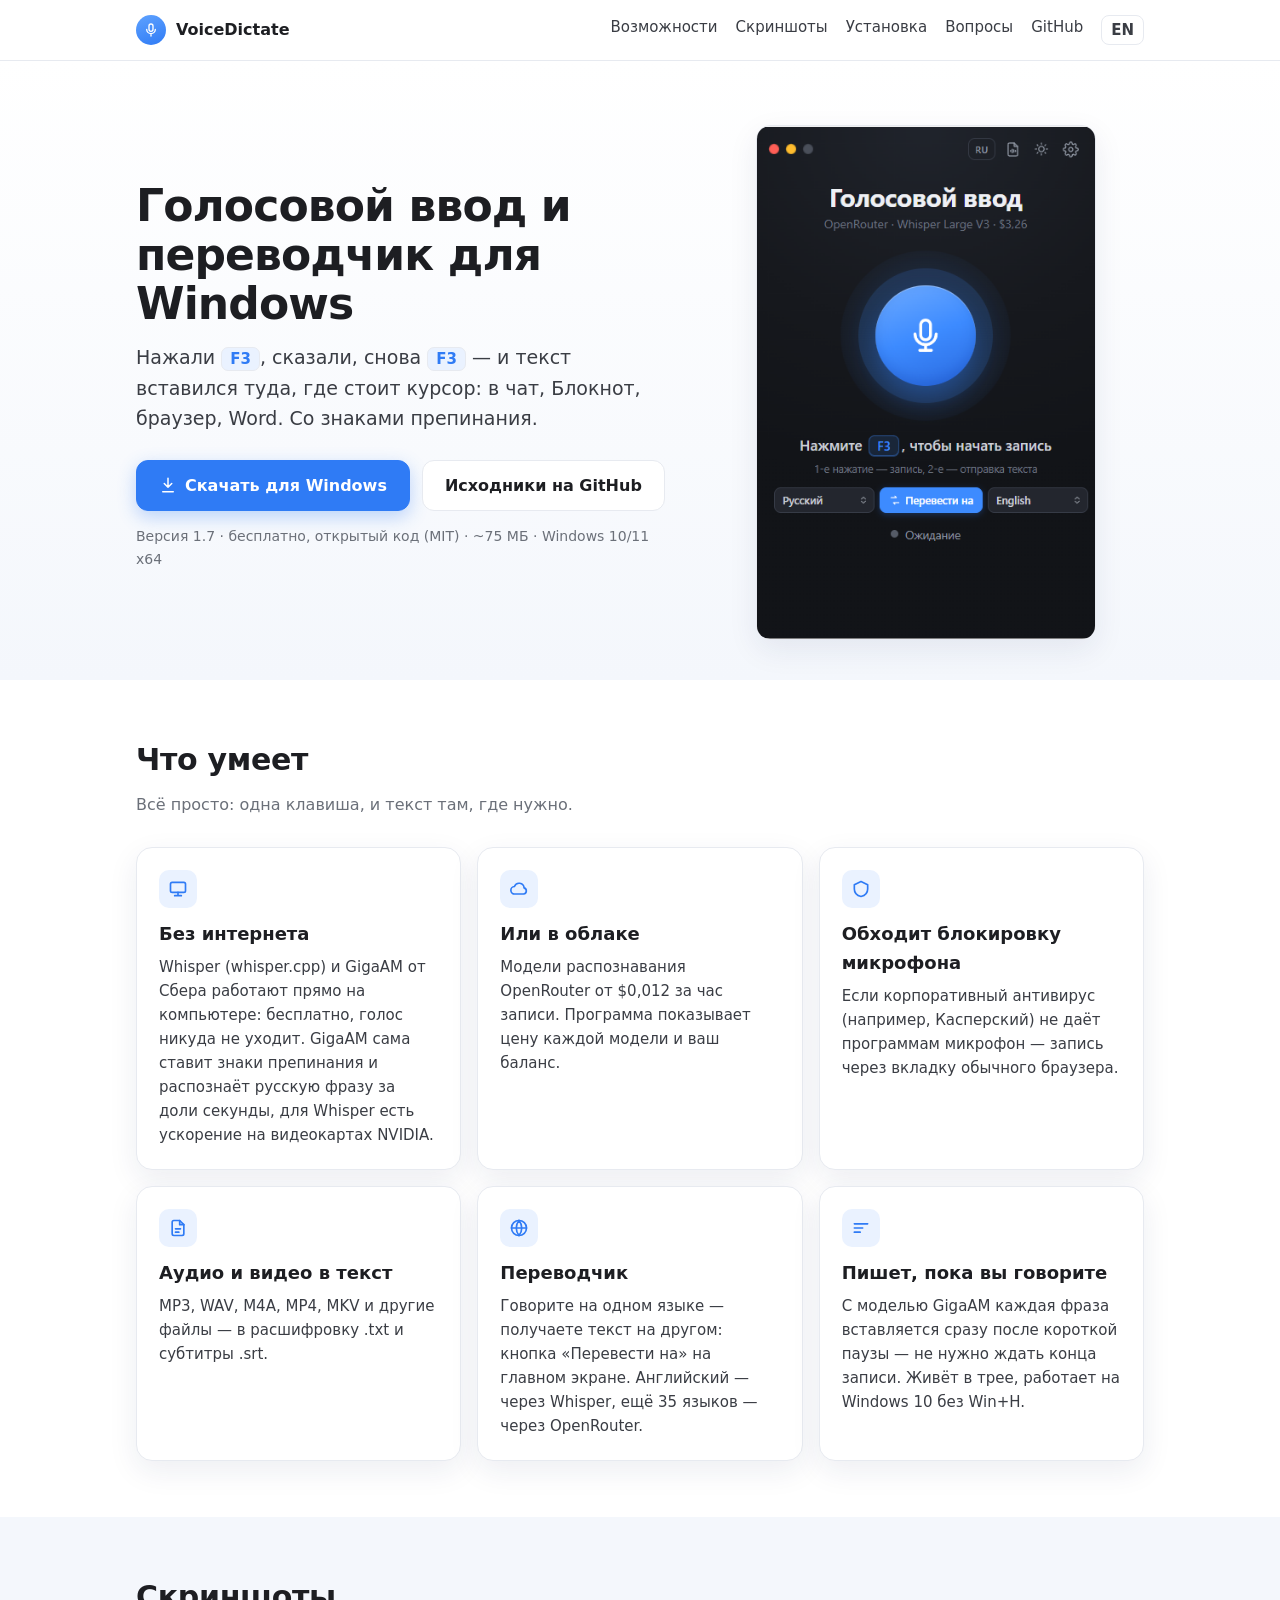
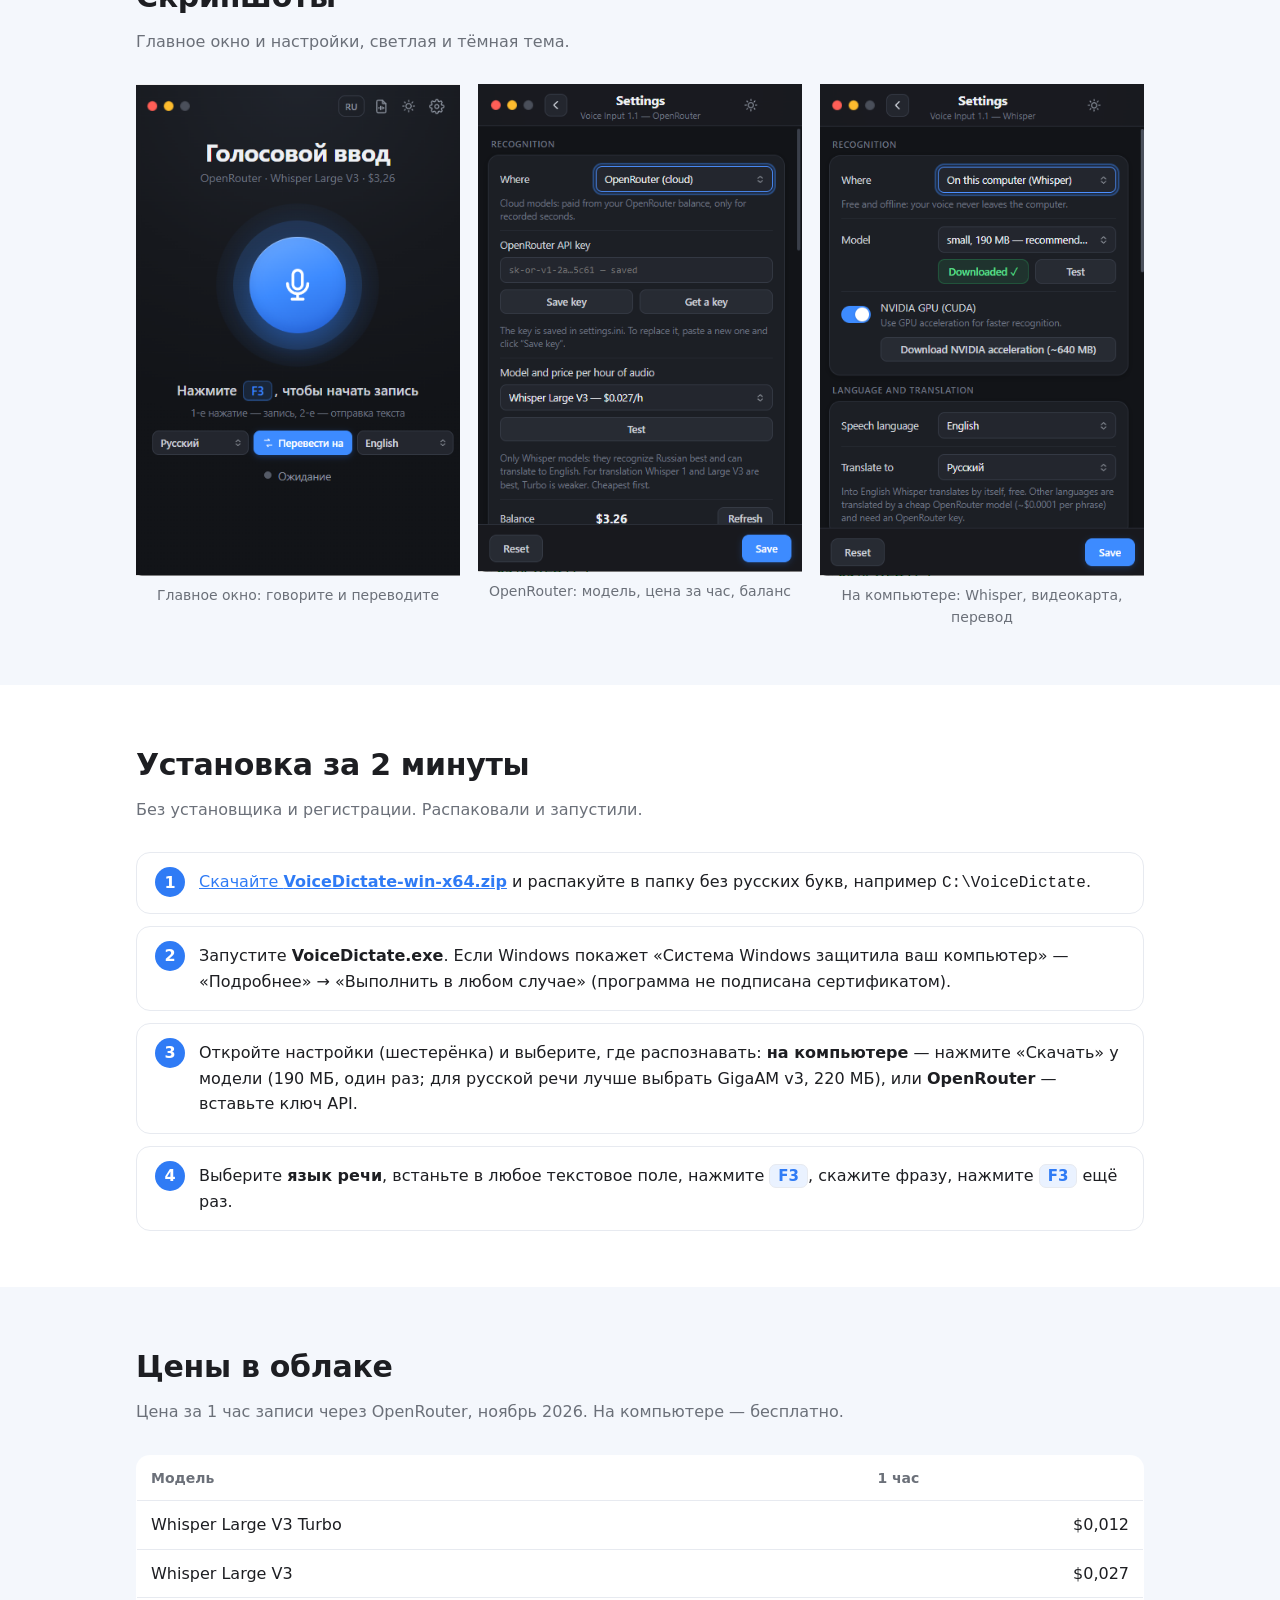
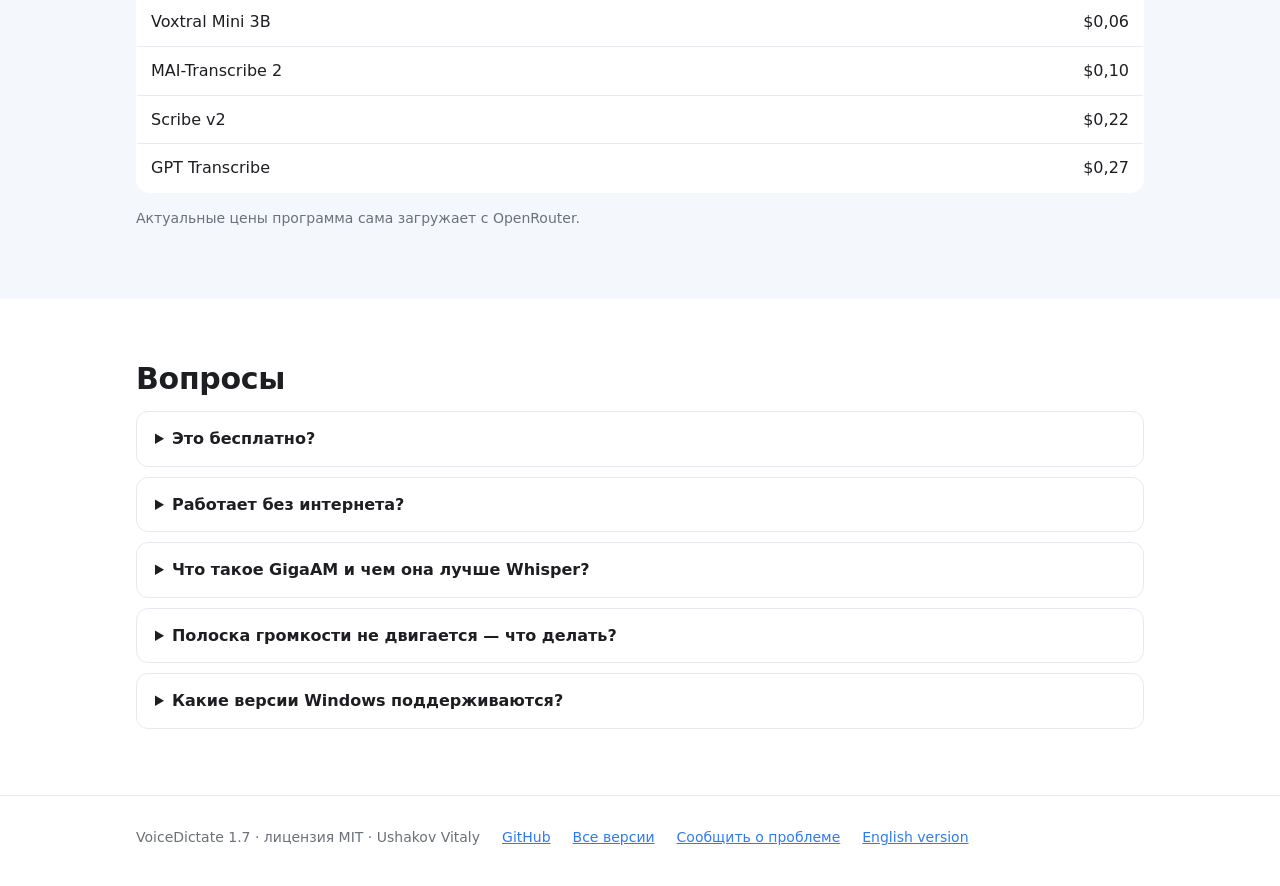
<file: docs/ru/index.html>
<!doctype html>
<html lang="ru">
<head>
<meta charset="utf-8">
<meta name="viewport" content="width=device-width, initial-scale=1">
<title>VoiceDictate — бесплатный голосовой ввод и переводчик для Windows 10 и 11 (Whisper, GigaAM, OpenRouter)</title>
<meta name="description" content="Бесплатный голосовой ввод и голосовой переводчик для Windows 10/11: нажали F3, сказали — текст или его перевод вставился в любую программу. Распознавание без интернета (Whisper или GigaAM от Сбера — текст по фразам прямо во время речи) или облачные модели OpenRouter от $0,012 за час. Русский и английский.">
<meta name="keywords" content="голосовой ввод windows 10, голосовой переводчик, перевод речи, голосовой набор текста, диктовка на компьютере, распознавание речи whisper, gigaam, распознавание речи без интернета, speech to text windows, голосовой ввод касперский">
<link rel="canonical" href="https://gemini1978v-beep.github.io/VoiceDictate/ru/">
<link rel="alternate" hreflang="en" href="https://gemini1978v-beep.github.io/VoiceDictate/">
<link rel="alternate" hreflang="ru" href="https://gemini1978v-beep.github.io/VoiceDictate/ru/">
<link rel="alternate" hreflang="x-default" href="https://gemini1978v-beep.github.io/VoiceDictate/">
<meta property="og:type" content="website">
<meta property="og:title" content="VoiceDictate — голосовой ввод для Windows">
<meta property="og:description" content="Нажали F3, сказали — текст появился в любой программе. Whisper или GigaAM без интернета или облако OpenRouter.">
<meta property="og:url" content="https://gemini1978v-beep.github.io/VoiceDictate/ru/">
<meta property="og:image" content="https://gemini1978v-beep.github.io/VoiceDictate/screenshots/main-dark.png">
<meta property="og:locale" content="ru_RU">
<meta property="og:locale:alternate" content="en_US">
<meta name="twitter:card" content="summary_large_image">
<link rel="stylesheet" href="../assets/site.css">
<script type="application/ld+json">
{
  "@context": "https://schema.org",
  "@type": "SoftwareApplication",
  "name": "VoiceDictate",
  "alternateName": "Голосовой ввод",
  "operatingSystem": "Windows 10, Windows 11",
  "applicationCategory": "UtilitiesApplication",
  "softwareVersion": "1.7",
  "description": "Голосовой ввод для Windows: нажали F3, сказали — текст вставился в активное окно. Распознавание без интернета (Whisper, GigaAM) или в облаке OpenRouter.",
  "url": "https://gemini1978v-beep.github.io/VoiceDictate/ru/",
  "downloadUrl": "https://github.com/gemini1978v-beep/VoiceDictate/releases/latest",
  "screenshot": "https://gemini1978v-beep.github.io/VoiceDictate/screenshots/main-dark.png",
  "license": "https://opensource.org/licenses/MIT",
  "inLanguage": ["ru", "en"],
  "offers": { "@type": "Offer", "price": "0", "priceCurrency": "USD" },
  "author": { "@type": "Person", "name": "Ushakov Vitaly" }
}
</script>
</head>
<body>

<header class="top">
  <div class="wrap">
    <a class="brand" href="./">
      <span class="dot"><svg viewBox="0 0 24 24" fill="none" stroke="currentColor" stroke-width="2" stroke-linecap="round"><rect x="9" y="3" width="6" height="11" rx="3"/><path d="M5.5 11a6.5 6.5 0 0 0 13 0M12 17.5V21"/></svg></span>
      VoiceDictate
    </a>
    <nav>
      <a href="#features">Возможности</a>
      <a href="#screenshots">Скриншоты</a>
      <a href="#install">Установка</a>
      <a href="#faq">Вопросы</a>
      <a class="gh" href="https://github.com/gemini1978v-beep/VoiceDictate">GitHub</a>
      <a class="lang" href="../" hreflang="en" lang="en">EN</a>
    </nav>
  </div>
</header>

<main>
  <section class="hero">
    <div class="wrap">
      <div>
        <h1>Голосовой ввод и переводчик для Windows</h1>
        <p class="lead">Нажали <kbd>F3</kbd>, сказали, снова <kbd>F3</kbd> — и текст вставился туда, где стоит курсор: в чат, Блокнот, браузер, Word. Со знаками препинания.</p>
        <div class="cta">
          <a class="btn primary" href="https://github.com/gemini1978v-beep/VoiceDictate/releases/latest">
            <svg viewBox="0 0 24 24" fill="none" stroke="currentColor" stroke-width="2" stroke-linecap="round" stroke-linejoin="round"><path d="M12 3v12M7 10l5 5 5-5M5 21h14"/></svg>
            Скачать для Windows
          </a>
          <a class="btn" href="https://github.com/gemini1978v-beep/VoiceDictate">Исходники на GitHub</a>
        </div>
        <p class="small">Версия 1.7 · бесплатно, открытый код (MIT) · ~75 МБ · Windows 10/11 x64</p>
      </div>
      <div class="shot"><img src="../screenshots/main-dark.png" width="397" height="600" alt="Главное окно VoiceDictate: язык речи, кнопка «Перевести на», язык перевода"></div>
    </div>
  </section>

  <section class="block" id="features">
    <div class="wrap">
      <h2>Что умеет</h2>
      <p class="sub">Всё просто: одна клавиша, и текст там, где нужно.</p>
      <div class="grid">
        <div class="card">
          <div class="ic"><svg viewBox="0 0 24 24" fill="none" stroke="currentColor" stroke-width="2" stroke-linecap="round" stroke-linejoin="round"><rect x="3" y="4" width="18" height="12" rx="2"/><path d="M8 20h8M12 16v4"/></svg></div>
          <h3>Без интернета</h3>
          <p>Whisper (whisper.cpp) и GigaAM от Сбера работают прямо на компьютере: бесплатно, голос никуда не уходит. GigaAM сама ставит знаки препинания и распознаёт русскую фразу за доли секунды, для Whisper есть ускорение на видеокартах NVIDIA.</p>
        </div>
        <div class="card">
          <div class="ic"><svg viewBox="0 0 24 24" fill="none" stroke="currentColor" stroke-width="2" stroke-linecap="round" stroke-linejoin="round"><path d="M7 18a4.5 4.5 0 0 1-.5-9 6 6 0 0 1 11.6 1.6A3.8 3.8 0 0 1 17.5 18z"/></svg></div>
          <h3>Или в облаке</h3>
          <p>Модели распознавания OpenRouter от $0,012 за час записи. Программа показывает цену каждой модели и ваш баланс.</p>
        </div>
        <div class="card">
          <div class="ic"><svg viewBox="0 0 24 24" fill="none" stroke="currentColor" stroke-width="2" stroke-linecap="round" stroke-linejoin="round"><path d="M12 3l8 4v5c0 5-3.5 8-8 9-4.5-1-8-4-8-9V7z"/></svg></div>
          <h3>Обходит блокировку микрофона</h3>
          <p>Если корпоративный антивирус (например, Касперский) не даёт программам микрофон — запись через вкладку обычного браузера.</p>
        </div>
        <div class="card">
          <div class="ic"><svg viewBox="0 0 24 24" fill="none" stroke="currentColor" stroke-width="2" stroke-linecap="round" stroke-linejoin="round"><path d="M14 3H7a2 2 0 0 0-2 2v14a2 2 0 0 0 2 2h10a2 2 0 0 0 2-2V8z"/><path d="M14 3v5h5M9 13h6M9 17h4"/></svg></div>
          <h3>Аудио и видео в текст</h3>
          <p>MP3, WAV, M4A, MP4, MKV и другие файлы — в расшифровку .txt и субтитры .srt.</p>
        </div>
        <div class="card">
          <div class="ic"><svg viewBox="0 0 24 24" fill="none" stroke="currentColor" stroke-width="2" stroke-linecap="round" stroke-linejoin="round"><circle cx="12" cy="12" r="9"/><path d="M3 12h18M12 3a14 14 0 0 1 0 18M12 3a14 14 0 0 0 0 18"/></svg></div>
          <h3>Переводчик</h3>
          <p>Говорите на одном языке — получаете текст на другом: кнопка «Перевести на» на главном экране. Английский — через Whisper, ещё 35 языков — через OpenRouter.</p>
        </div>
        <div class="card">
          <div class="ic"><svg viewBox="0 0 24 24" fill="none" stroke="currentColor" stroke-width="2" stroke-linecap="round" stroke-linejoin="round"><path d="M4 7h16M4 12h10M4 17h7"/></svg></div>
          <h3>Пишет, пока вы говорите</h3>
          <p>С моделью GigaAM каждая фраза вставляется сразу после короткой паузы — не нужно ждать конца записи. Живёт в трее, работает на Windows 10 без Win+H.</p>
        </div>
      </div>
    </div>
  </section>

  <section class="block alt" id="screenshots">
    <div class="wrap">
      <h2>Скриншоты</h2>
      <p class="sub">Главное окно и настройки, светлая и тёмная тема.</p>
      <div class="shots">
        <figure><img src="../screenshots/main-dark.png" width="397" height="602" alt="Главное окно с кнопкой «Перевести на»" loading="lazy"><figcaption>Главное окно: говорите и переводите</figcaption></figure>
        <figure><img src="../screenshots/en/settings-openrouter.png" width="399" height="601" alt="Настройки: ключ OpenRouter, модель и цена за час, баланс" loading="lazy"><figcaption>OpenRouter: модель, цена за час, баланс</figcaption></figure>
        <figure><img src="../screenshots/en/settings-local.png" width="396" height="601" alt="Настройки: Whisper на компьютере, видеокарта, перевод" loading="lazy"><figcaption>На компьютере: Whisper, видеокарта, перевод</figcaption></figure>
      </div>
    </div>
  </section>

  <section class="block" id="install">
    <div class="wrap">
      <h2>Установка за 2 минуты</h2>
      <p class="sub">Без установщика и регистрации. Распаковали и запустили.</p>
      <ol class="steps">
        <li><a href="https://github.com/gemini1978v-beep/VoiceDictate/releases/latest">Скачайте <b>VoiceDictate-win-x64.zip</b></a> и распакуйте в папку без русских букв, например <code>C:\VoiceDictate</code>.</li>
        <li>Запустите <b>VoiceDictate.exe</b>. Если Windows покажет «Система Windows защитила ваш компьютер» — «Подробнее» → «Выполнить в любом случае» (программа не подписана сертификатом).</li>
        <li>Откройте настройки (шестерёнка) и выберите, где распознавать: <b>на компьютере</b> — нажмите «Скачать» у модели (190 МБ, один раз; для русской речи лучше выбрать GigaAM v3, 220 МБ), или <b>OpenRouter</b> — вставьте ключ API.</li>
        <li>Выберите <b>язык речи</b>, встаньте в любое текстовое поле, нажмите <kbd>F3</kbd>, скажите фразу, нажмите <kbd>F3</kbd> ещё раз.</li>
      </ol>
    </div>
  </section>

  <section class="block alt" id="prices">
    <div class="wrap">
      <h2>Цены в облаке</h2>
      <p class="sub">Цена за 1 час записи через OpenRouter, ноябрь 2026. На компьютере — бесплатно.</p>
      <table class="prices">
        <thead><tr><th>Модель</th><th class="num">1 час</th></tr></thead>
        <tbody>
          <tr><td>Whisper Large V3 Turbo</td><td class="num">$0,012</td></tr>
          <tr><td>Whisper Large V3</td><td class="num">$0,027</td></tr>
          <tr><td>Voxtral Mini 3B</td><td class="num">$0,06</td></tr>
          <tr><td>MAI-Transcribe 2</td><td class="num">$0,10</td></tr>
          <tr><td>Scribe v2</td><td class="num">$0,22</td></tr>
          <tr><td>GPT Transcribe</td><td class="num">$0,27</td></tr>
        </tbody>
      </table>
      <p class="small">Актуальные цены программа сама загружает с OpenRouter.</p>
    </div>
  </section>

  <section class="block" id="faq">
    <div class="wrap">
      <h2>Вопросы</h2>
      <details><summary>Это бесплатно?</summary><p>Да. Программа бесплатная, с открытым кодом (MIT). Распознавание на компьютере через Whisper ничего не стоит. Платно только облако OpenRouter, если вы его включите, — с вашего баланса OpenRouter.</p></details>
      <details><summary>Работает без интернета?</summary><p>Да, в режиме «На компьютере» с моделью Whisper или GigaAM. Модель скачивается один раз (190–550 МБ).</p></details>
      <details><summary>Что такое GigaAM и чем она лучше Whisper?</summary><p>GigaAM v3 — открытая модель распознавания русской речи от Сбера (лицензия MIT). На обычном процессоре она распознаёт фразу за доли секунды, сама ставит знаки препинания и умеет вставлять текст по фразам прямо во время записи. Но понимает только русский: для других языков, перевода на английский своими силами и расшифровки файлов используется Whisper.</p></details>
      <details><summary>Полоска громкости не двигается — что делать?</summary><p>Проверьте в Windows: Параметры → Конфиденциальность → Микрофон. Если микрофон блокирует корпоративный антивирус, выберите в настройках «Запись звука: через браузер».</p></details>
      <details><summary>Какие версии Windows поддерживаются?</summary><p>Windows 10 и Windows 11, 64-бит.</p></details>
    </div>
  </section>
</main>

<footer>
  <div class="wrap">
    <span>VoiceDictate 1.7 · лицензия MIT · Ushakov Vitaly</span>
    <a href="https://github.com/gemini1978v-beep/VoiceDictate">GitHub</a>
    <a href="https://github.com/gemini1978v-beep/VoiceDictate/releases">Все версии</a>
    <a href="https://github.com/gemini1978v-beep/VoiceDictate/issues">Сообщить о проблеме</a>
    <a href="../" hreflang="en" lang="en">English version</a>
  </div>
</footer>
</body>
</html>
</file>
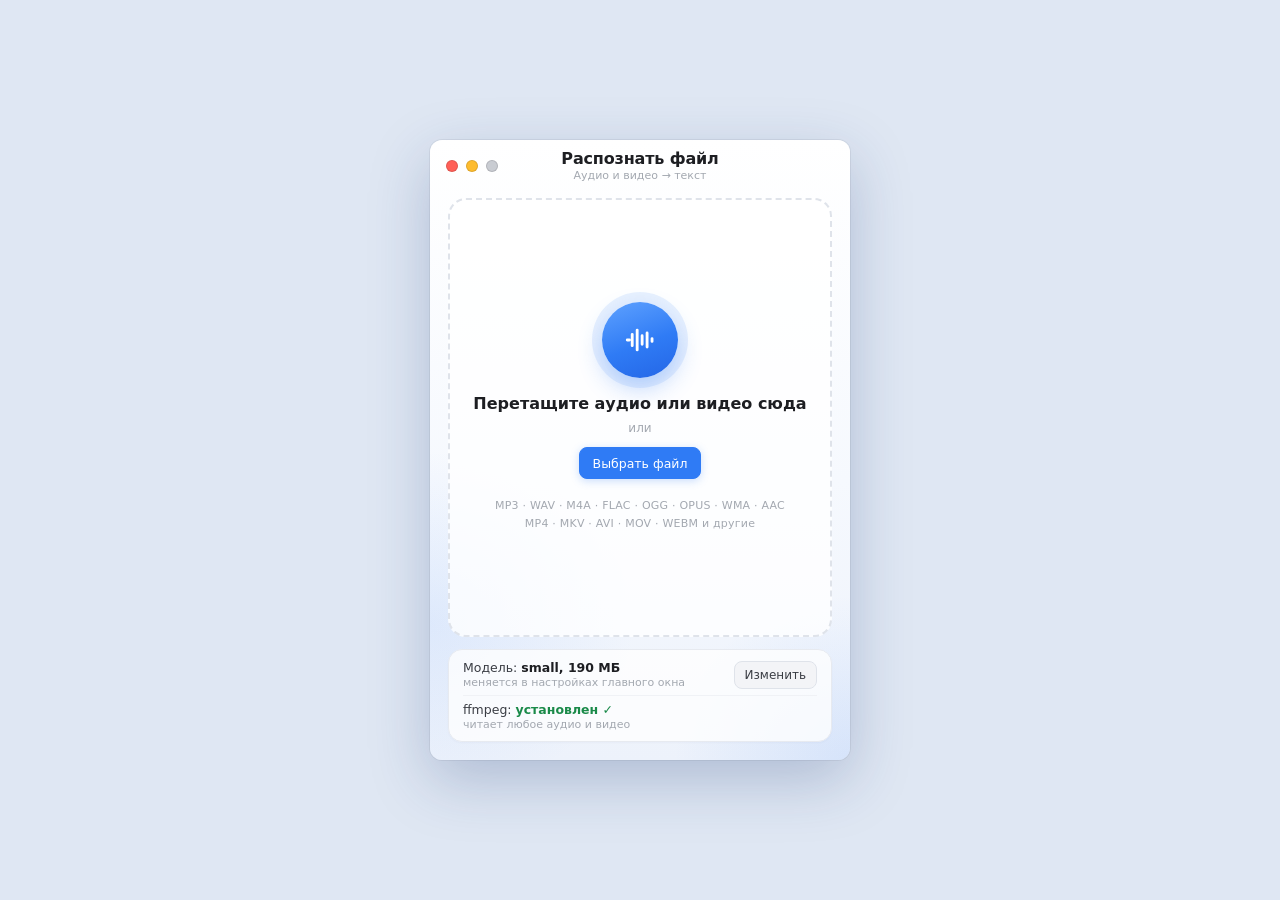
<file: ui/files.html>
<!doctype html>
<html lang="ru">
<head>
<meta charset="utf-8">
<meta name="viewport" content="width=device-width, initial-scale=1">
<title>Распознать файл</title>
<!--
  Окно «Распознать файл» (VoiceDictate). Цвета — те же переменные, что в index.html.
  В браузере работает демо-режим: ?stage=run | done | error, ?file=1, ?dark=1.
-->
<style>
  /* цвета и шрифты — те же, что в index.html (светлая и тёмная тема) */
  :root {
    --blue: #2f7bf5;
    --blue-hi: #5fa2ff;
    --blue-lo: #2466e6;
    --blue-soft: #eaf2ff;
    --blue-line: #cfe0ff;
    --green: #22b35e;
    --green-hi: #4fdc85;
    --amber: #f29a12;
    --amber-hi: #ffc04d;
    --red: #e5484d;
    --text: #1d1e22;
    --text-2: #3a3d44;
    --muted: #8b9099;
    --muted-2: #a3a8b0;
    --line: #e7eaf0;
    --line-2: #dfe3ea;
    --bg: #ffffff;
    --bg-2: #f6f8fb;
    --card: rgba(255,255,255,.78);
    --btn: #f3f4f7;
    --btn-hover: #eaecf1;
    --radius: 14px;
    --app-bg: radial-gradient(70% 40% at 0% 78%, rgba(47,123,245,.10), rgba(47,123,245,0) 70%), radial-gradient(60% 38% at 100% 100%, rgba(47,123,245,.12), rgba(47,123,245,0) 70%), linear-gradient(180deg, #ffffff 0%, #f6f9fe 55%, #edf2fb 100%);
    --surface: #ffffff;          /* поля ввода, списки, кнопка «назад» */
    --surface-off: #f6f7f9;      /* выключенные поля */
    --divider: #f0f2f6;          /* линии между строками в карточках */
    --track: #d9dce2;            /* выключенный переключатель */
    --bar-bg: #e8edf5;           /* фон полосок прогресса и громкости */
    --scroll-thumb: #cfd4dc;
    --scroll-thumb-hover: #b9bfc9;
    --log-bg: #f6f8fb;
    --log-line: #edf0f5;
    --log-text: #3e434c;
    --bar-glass: rgba(255,255,255,.88);  /* заголовок и низ настроек */
    --icon: #7d838d;
    --dot-idle: #c3c7ce;
    --focus: #9cc0ff;
    --notice-bg: #f4f8ff;
    --notice-line: #dbe7ff;
    --ok-bg: #effaf3; --ok-line: #cdeedb; --ok-text: #1a8a49;
    --danger-bg: #fff1f1; --danger-line: #ffd0d0;
    --halo: 47,123,245;          /* цвет кругов вокруг микрофона (r,g,b) */
    --halo-a1: .07; --halo-a2: .10;
    --shadow-card: 0 1px 2px rgba(20,40,80,.03);
    --shadow-text: 0 4px 14px rgba(30,60,120,.05);
    --light-off: #c9ccd2;
    --demo-bg: #dfe7f3;
    --font: "Segoe UI Variable Text", "Segoe UI Variable", "Segoe UI", -apple-system, system-ui, sans-serif;
    --font-display: "Segoe UI Variable Display", "Segoe UI Variable", "Segoe UI", -apple-system, system-ui, sans-serif;
    --win-border: rgba(47,123,245,.22);
    --mic-bg: radial-gradient(circle at 35% 28%, #7db8ff 0%, #3d8bff 42%, #1d5fe0 100%);
    --mic-shadow: 0 0 0 1px rgba(255,255,255,.55) inset, 0 0 0 7px rgba(47,123,245,.08), 0 14px 34px rgba(47,123,245,.40), 0 0 40px rgba(47,123,245,.18);
    color-scheme: light;
  }

  /* ================================================================ тёмная тема */
  /* «Графит айс» */
  :root[data-theme="graphite"] {
    --blue: #3d8bff;
    --blue-hi: #6eabff;
    --blue-lo: #2a6ae0;
    --blue-soft: rgba(61,139,255,.14);
    --blue-line: rgba(61,139,255,.38);
    --green: #2fc46c;
    --green-hi: #5ee394;
    --amber: #f5a524;
    --amber-hi: #ffc861;
    --red: #ff6369;
    --text: #f2f4f7;
    --text-2: #d5d9e0;
    --muted: #9da4b0;
    --muted-2: #7f8693;
    --line: #3b3f49;
    --line-2: #474c58;
    --bg: #24262c;
    --bg-2: #202227;
    --card: rgba(52,55,63,.72);
    --btn: #373a43;
    --btn-hover: #40444d;
    --app-bg: linear-gradient(125deg, rgba(255,255,255,.06) 0%, rgba(255,255,255,0) 38%), linear-gradient(305deg, rgba(255,255,255,.04) 0%, rgba(255,255,255,0) 30%), linear-gradient(170deg, #363940 0%, #2b2e34 50%, #24272c 100%);
    --surface: #343740;
    --surface-off: #2e3138;
    --divider: #373b44;
    --track: #50555f;
    --bar-bg: #3c404a;
    --scroll-thumb: #50555f;
    --scroll-thumb-hover: #606674;
    --log-bg: #25272d;
    --log-line: #373b44;
    --log-text: #c6cbd4;
    --bar-glass: rgba(40,43,49,.9);
    --icon: #9da4b0;
    --dot-idle: #666c78;
    --focus: #4b8fff;
    --notice-bg: rgba(61,139,255,.10);
    --notice-line: rgba(61,139,255,.28);
    --ok-bg: rgba(47,196,108,.12); --ok-line: rgba(47,196,108,.3); --ok-text: #5ee394;
    --danger-bg: rgba(255,99,105,.12); --danger-line: rgba(255,99,105,.35);
    --halo: 190,205,230;
    --halo-a1: .05; --halo-a2: .15;
    --shadow-card: 0 1px 0 rgba(255,255,255,.03), 0 2px 10px rgba(0,0,0,.18);
    --shadow-text: 0 6px 18px rgba(0,0,0,.22);
    --light-off: #5a606c;
    --demo-bg: #18191c;
    --win-border: rgba(255,255,255,.16);
    --mic-bg: radial-gradient(circle at 38% 30%, #50545e 0%, #363940 55%, #2a2d33 100%);
    --mic-shadow: 0 0 0 3px rgba(96,156,255,.85), 0 0 22px rgba(96,156,255,.35), inset 0 1px 0 rgba(255,255,255,.14), 0 12px 26px rgba(0,0,0,.35);
    --halo-a2: .07;
    color-scheme: dark;
  }
  /* «Обсидиан» */
  :root[data-theme="obsidian"] {
    --blue: #2f8cff;
    --blue-hi: #6cb2ff;
    --blue-lo: #1a5fe0;
    --blue-soft: rgba(47,140,255,.16);
    --blue-line: rgba(47,140,255,.42);
    --green: #2fc46c;
    --green-hi: #5ee394;
    --amber: #f5a524;
    --amber-hi: #ffc861;
    --red: #ff6369;
    --text: #eef3ff;
    --text-2: #c9d4ea;
    --muted: #8c99b5;
    --muted-2: #6a7792;
    --line: #1d2b49;
    --line-2: #27385c;
    --bg: #080d1b;
    --bg-2: #070b16;
    --card: rgba(16,26,48,.72);
    --btn: #15213b;
    --btn-hover: #1c2b4a;
    --app-bg: radial-gradient(70% 38% at 0% 72%, rgba(40,110,255,.26), rgba(40,110,255,0) 70%), radial-gradient(60% 34% at 100% 100%, rgba(40,110,255,.24), rgba(40,110,255,0) 70%), radial-gradient(90% 60% at 50% 0%, #10204a 0%, #0a1226 60%, #070b16 100%);
    --surface: #111c34;
    --surface-off: #0e172b;
    --divider: #18243f;
    --track: #2a3b60;
    --bar-bg: #1a2743;
    --scroll-thumb: #2a3b60;
    --scroll-thumb-hover: #374a74;
    --log-bg: #0a1121;
    --log-line: #18243f;
    --log-text: #b9c6e0;
    --bar-glass: rgba(9,15,30,.86);
    --icon: #8c99b5;
    --dot-idle: #3b4b6d;
    --focus: #4b8fff;
    --notice-bg: rgba(47,140,255,.12);
    --notice-line: rgba(47,140,255,.32);
    --ok-bg: rgba(47,196,108,.12); --ok-line: rgba(47,196,108,.3); --ok-text: #5ee394;
    --danger-bg: rgba(255,99,105,.12); --danger-line: rgba(255,99,105,.35);
    --halo: 47,140,255;
    --halo-a1: .12; --halo-a2: .15;
    --shadow-card: 0 1px 0 rgba(120,170,255,.05) inset, 0 2px 12px rgba(0,0,0,.35);
    --shadow-text: 0 6px 18px rgba(0,0,0,.4);
    --light-off: #34456a;
    --demo-bg: #04060c;
    --halo-a2: .20;
    --win-border: rgba(70,140,255,.45);
    --mic-bg: radial-gradient(circle at 35% 28%, #6cb6ff 0%, #2f7bf5 45%, #0f3fa8 100%);
    --mic-shadow: 0 0 0 1px rgba(130,185,255,.7), 0 0 30px rgba(47,140,255,.6), 0 0 70px rgba(47,140,255,.25), inset 0 2px 8px rgba(255,255,255,.25);
    color-scheme: dark;
  }
  /* «Бордо» */
  :root[data-theme="bordo"] {
    /* акцент (в программе он называется --blue) */
    --blue: #c96976;
    --blue-hi: #e38c98;
    --blue-lo: #9e4655;
    --blue-soft: rgba(201,105,118,.16);
    --blue-line: rgba(227,140,152,.42);
    /* запись — рубин, распознавание — тёплый янтарь */
    --green: #e0294f;
    --green-hi: #ff5c7a;
    --amber: #f0a35a;
    --amber-hi: #ffc48a;
    --red: #ff6b7a;
    /* текст */
    --text: #fae9dc;
    --text-2: #ecd5ca;
    --muted: #cca7ab;
    --muted-2: #a8858a;
    /* линии и поверхности */
    --line: rgba(224,185,189,.16);
    --line-2: rgba(224,185,189,.30);
    --bg: #2a0d17;
    --bg-2: #210c14;
    --card: rgba(52,16,30,.55);
    --btn: rgba(96,34,52,.55);
    --btn-hover: rgba(118,44,64,.65);
    --surface: rgba(40,12,24,.62);
    --surface-off: rgba(33,10,20,.5);
    --divider: rgba(224,185,189,.12);
    --track: #5a2a38;
    --bar-bg: rgba(90,36,52,.6);
    --scroll-thumb: #6a2f40;
    --scroll-thumb-hover: #82404f;
    --log-bg: rgba(24,7,14,.6);
    --log-line: rgba(224,185,189,.10);
    --log-text: #e6cfc6;
    --bar-glass: rgba(46,14,26,.78);
    --icon: #cca7ab;
    --dot-idle: #7d4b55;
    --focus: #e38c98;
    --notice-bg: rgba(201,105,118,.12);
    --notice-line: rgba(227,140,152,.32);
    --ok-bg: rgba(129,199,150,.12); --ok-line: rgba(129,199,150,.3); --ok-text: #9fe0b4;
    --danger-bg: rgba(255,107,122,.12); --danger-line: rgba(255,107,122,.35);
    /* фон окна: зерно (только здесь) + свет сверху слева + тень снизу справа + винный градиент */
    --grain: url("data:image/svg+xml,%3Csvg xmlns='http://www.w3.org/2000/svg' width='160' height='160'%3E%3Cfilter id='n'%3E%3CfeTurbulence type='fractalNoise' baseFrequency='.9' numOctaves='2' stitchTiles='stitch'/%3E%3CfeColorMatrix values='0 0 0 0 1  0 0 0 0 .92  0 0 0 0 .88  0 0 0 .07 0'/%3E%3C/filter%3E%3Crect width='100%25' height='100%25' filter='url(%23n)'/%3E%3C/svg%3E");
    --app-bg:
      var(--grain),
      radial-gradient(85% 55% at 10% -5%, rgba(214,120,134,.30), rgba(214,120,134,0) 62%),
      radial-gradient(60% 40% at 50% 46%, rgba(201,105,118,.10), rgba(201,105,118,0) 70%),
      radial-gradient(70% 45% at 105% 105%, rgba(10,2,6,.55), rgba(10,2,6,0) 70%),
      linear-gradient(135deg, #601f2b 0%, #3f1420 48%, #210c14 100%);
    /* настройки — та же гамма, спокойнее, без зерна */
    --set-bg:
      radial-gradient(70% 40% at 0% 0%, rgba(214,120,134,.18), rgba(214,120,134,0) 65%),
      radial-gradient(60% 40% at 100% 100%, rgba(10,2,6,.45), rgba(10,2,6,0) 70%),
      linear-gradient(160deg, #4a1824 0%, #2e0f1a 55%, #210c14 100%);
    /* кольца вокруг микрофона */
    --halo: 201,105,118;
    --halo-a1: .10; --halo-a2: .14;
    --wave: 224,60,95;
    /* тени */
    --shadow-card: 0 22px 35px -18px rgba(8,1,8,.67);
    --shadow-text: 0 8px 22px rgba(10,0,6,.45);
    --light-off: #6e3c47;
    --demo-bg: #140509;
    /* стекло (ползунок «Прозрачность» меняет --glass-a и --glass-blur) */
    --glass-rgb: 52,16,30;
    --glass-edge: rgba(224,185,189,.30);
    --glass-hi: rgba(255,255,255,.40);
    --glass-cold: rgba(182,222,246,.16);     /* холодный отсвет по левой кромке */
    --glass-inner: rgba(20,0,8,.28);         /* мягкая внутренняя тень снизу */
    --glint: linear-gradient(90deg, rgba(255,255,255,0) 3%, rgba(164,217,255,.45) 17%, rgba(255,244,236,.85) 31%, rgba(255,214,206,.5) 48%, rgba(255,255,255,0) 90%);
    --win-border: rgba(232,190,192,.38);
    /* микрофон: рубиновая линза с бликом и двумя полупрозрачными кольцами */
    --mic-bg:
      radial-gradient(60% 45% at 38% 22%, rgba(255,226,220,.55), rgba(255,226,220,0) 70%),
      radial-gradient(circle at 50% 60%, #b44558 0%, #8a2a3e 45%, #5e1527 78%, #43101d 100%);
    --mic-shadow:
      inset 0 2px 1px rgba(255,236,228,.55),
      inset 0 -14px 26px rgba(30,0,10,.55),
      inset 0 0 0 1px rgba(255,214,210,.25),
      0 0 0 1px rgba(250,215,210,.30),
      0 0 0 16px rgba(201,105,118,.07),
      0 0 0 34px rgba(201,105,118,.045),
      0 20px 44px rgba(20,0,8,.6);
    --radius: 16px;
    --font-title: "Cormorant Garamond", "Playfair Display", Georgia, serif;
    color-scheme: dark;
  }
  * { box-sizing: border-box; }
  html, body { height: 100%; margin: 0; }
  body { font-family: var(--font); color: var(--text); background: var(--bg); font-size: 13px; overflow: hidden; user-select: none; -webkit-font-smoothing: antialiased; }
  body.demo { background: var(--demo-bg); display: grid; place-items: center; }
  body.demo .app { width: 420px; height: 620px; border-radius: 12px; box-shadow: 0 20px 60px rgba(30,60,120,.25), 0 0 0 1px rgba(0,0,0,.06); }
  .app { position: relative; width: 100%; height: 100%; overflow: hidden; background: var(--app-bg); display: flex; flex-direction: column; animation: appIn .22s ease-out; }
  @keyframes appIn { from { opacity: 0; } }
  .theme-anim, .theme-anim * { transition: background-color .3s, color .3s, border-color .3s !important; }
  button { font: inherit; color: inherit; }
  :focus { outline: none; }
  :focus-visible { outline: 2px solid var(--blue-line); outline-offset: 2px; }

  /* ---------------------------------------------------------------- заголовок */
  .titlebar { position: relative; flex: none; height: 52px; display: flex; align-items: center; padding: 0 16px; }
  .lights { display: flex; gap: 8px; position: relative; z-index: 2; }
  .light { width: 12px; height: 12px; padding: 0; border-radius: 50%; border: 0.5px solid rgba(0,0,0,.12); display: grid; place-items: center; cursor: default; }
  .light svg { width: 8px; height: 8px; opacity: 0; transition: opacity .12s; }
  .lights:hover .light svg { opacity: .55; }
  .light.red { background: #ff5f57; } .light.yellow { background: #febc2e; } .light.green { background: var(--light-off); }
  .tb-title { position: absolute; left: 0; right: 0; top: 9px; text-align: center; pointer-events: none; }
  .tb-title b { display: block; font-family: var(--font-display); font-size: 16px; font-weight: 700; letter-spacing: -.01em; }
  .tb-title span { display: block; font-size: 11px; color: var(--muted-2); margin-top: 1px; }

  .content { position: relative; flex: 1; min-height: 0; display: flex; flex-direction: column; padding: 6px 18px 18px; }
  .view { display: none; flex: 1; min-height: 0; flex-direction: column; animation: viewIn .25s ease-out; }
  .view.show { display: flex; }
  @keyframes viewIn { from { opacity: 0; transform: translateY(6px); } }

  /* ---------------------------------------------------------------- элементы */
  .btn { height: 32px; padding: 0 13px; border-radius: 8px; border: 1px solid var(--line-2); background: var(--btn); color: var(--text-2); font-size: 12.5px; font-weight: 500; white-space: nowrap; cursor: pointer; display: inline-flex; align-items: center; justify-content: center; gap: 7px; transition: background .15s, opacity .15s, transform .1s; }
  .btn:hover { background: var(--btn-hover); }
  .btn:active { transform: scale(.98); }
  .btn:disabled { opacity: .5; cursor: default; transform: none; }
  .btn.primary { background: var(--blue); border-color: var(--blue); color: #fff; box-shadow: 0 2px 8px rgba(47,123,245,.25); }
  .btn.primary:hover { background: var(--blue-lo); }
  .btn.primary:disabled { background: var(--blue); }
  .btn.big { height: 46px; border-radius: 12px; font-size: 14.5px; font-weight: 600; width: 100%; }
  .btn.ghost { background: transparent; border-color: transparent; color: var(--blue); }
  .btn.ghost:hover { background: var(--blue-soft); }
  .btn svg { width: 16px; height: 16px; flex: none; }
  .card { background: var(--card); border: 1px solid var(--line); border-radius: var(--radius); box-shadow: var(--shadow-card); }
  .switch { position: relative; flex: none; width: 36px; height: 21px; display: inline-block; cursor: pointer; }
  .switch input { position: absolute; opacity: 0; width: 0; height: 0; }
  .switch i { position: absolute; inset: 0; border-radius: 21px; background: var(--track); transition: background .2s; }
  .switch i::after { content: ""; position: absolute; left: 2px; top: 2px; width: 17px; height: 17px; border-radius: 50%; background: #fff; box-shadow: 0 1px 3px rgba(0,0,0,.2); transition: transform .2s cubic-bezier(.3,.7,.3,1); }
  .switch input:checked + i { background: var(--blue); }
  .switch input:checked + i::after { transform: translateX(15px); }
  .progress { height: 5px; border-radius: 5px; background: var(--bar-bg); overflow: hidden; }
  .progress i { display: block; height: 100%; width: 0; border-radius: 5px; background: linear-gradient(90deg, var(--blue-hi), var(--blue)); transition: width .25s; }
  .progress.indet i { width: 35%; animation: indet 1.2s ease-in-out infinite; }
  @keyframes indet { 0% { transform: translateX(-100%); } 100% { transform: translateX(300%); } }

  /* ---------------------------------------------------------------- 1. выбор файла */
  .drop {
    flex: 1; min-height: 0;
    border: 2px dashed var(--line-2); border-radius: 18px;
    background: var(--card);
    display: flex; flex-direction: column; align-items: center; justify-content: center; text-align: center;
    padding: 20px; gap: 6px;
    transition: border-color .15s, background .15s, transform .15s;
  }
  .drop.over, .dragging .drop { border-color: var(--blue); background: var(--blue-soft); transform: scale(1.01); }
  .drop-ic { width: 76px; height: 76px; border-radius: 50%; display: grid; place-items: center; margin-bottom: 10px; color: #fff;
    background: linear-gradient(160deg, var(--blue-hi), var(--blue) 55%, var(--blue-lo)); box-shadow: 0 10px 24px rgba(47,123,245,.32), 0 0 0 10px rgba(var(--halo),var(--halo-a2)); }
  .drop-ic svg { width: 34px; height: 34px; }
  .drop b { font-size: 16px; font-weight: 600; }
  .drop .or { font-size: 12px; color: var(--muted-2); margin: 2px 0 6px; }
  .drop small { margin-top: 12px; font-size: 11px; line-height: 1.6; color: var(--muted-2); letter-spacing: .02em; }

  .info { margin-top: 12px; padding: 4px 14px; }
  .info .r { display: flex; align-items: center; gap: 10px; min-height: 40px; padding: 6px 0; font-size: 12.5px; color: var(--text-2); }
  .info .r + .r { border-top: 1px solid var(--divider); }
  .info .r > span { flex: 1; min-width: 0; }
  .info .r > span small { display: block; font-size: 11px; color: var(--muted-2); margin-top: 1px; }
  .info .r .val { color: var(--text); font-weight: 600; }
  .info .btn { height: 28px; padding: 0 10px; font-size: 12px; }
  .ok-mark { color: var(--ok-text); font-weight: 600; }
  .ff-prog { margin-top: 6px; }

  /* ---------------------------------------------------------------- 2. файл выбран */
  .file { display: flex; align-items: center; gap: 12px; padding: 12px; }
  .file-ic { flex: none; width: 46px; height: 46px; border-radius: 12px; display: grid; place-items: center; background: var(--blue-soft); color: var(--blue); }
  .file-ic svg { width: 24px; height: 24px; }
  .file-txt { flex: 1; min-width: 0; }
  .file-txt b { display: block; font-size: 13.5px; font-weight: 600; white-space: nowrap; overflow: hidden; text-overflow: ellipsis; }
  .file-txt span { display: block; font-size: 11.5px; color: var(--muted); margin-top: 2px; }
  .x { flex: none; width: 30px; height: 30px; border-radius: 8px; border: 0; background: transparent; color: var(--muted); cursor: pointer; display: grid; place-items: center; }
  .x:hover { background: var(--btn); color: var(--text); }
  .x svg { width: 14px; height: 14px; }
  .opts { margin-top: 10px; padding: 2px 14px; }
  .opt { display: flex; align-items: center; gap: 12px; padding: 11px 0; }
  .opt + .opt { border-top: 1px solid var(--divider); }
  .opt .lbl { flex: 1; font-size: 13px; color: var(--text-2); line-height: 1.35; cursor: pointer; }
  .opt .lbl small { display: block; font-size: 11.5px; color: var(--muted-2); margin-top: 2px; }
  .opt .val { font-size: 12.5px; color: var(--muted); }
  .opt .btn { height: 28px; padding: 0 10px; font-size: 12px; }
  .notice { margin-top: 10px; padding: 12px 14px; border-radius: 12px; background: var(--notice-bg); border: 1px solid var(--notice-line); }
  .notice b { display: block; font-size: 13px; font-weight: 600; }
  .notice p { margin: 3px 0 10px; font-size: 11.5px; line-height: 1.45; color: var(--muted); }
  .spacer { flex: 1; min-height: 12px; }
  .hint { text-align: center; font-size: 11.5px; color: var(--muted-2); margin-top: 8px; }

  /* ---------------------------------------------------------------- 3. идёт работа */
  .work { flex: 1; display: flex; flex-direction: column; align-items: center; justify-content: center; text-align: center; }
  .ring-wrap { position: relative; width: 206px; height: 206px; display: grid; place-items: center; }
  .ring-wrap svg.ring { position: absolute; inset: 0; transform: rotate(-90deg); }
  .ring .track { fill: none; stroke: var(--bar-bg); stroke-width: 6; }
  .ring .bar { fill: none; stroke: url(#ringGrad); stroke-width: 6; stroke-linecap: round; transition: stroke-dashoffset .4s ease; }
  .ring-wrap.indet svg.ring { animation: spin 1.4s linear infinite; }
  @keyframes spin { from { transform: rotate(-90deg); } to { transform: rotate(270deg); } }
  .halo { position: absolute; left: 50%; top: 50%; width: 150px; height: 150px; margin: -75px 0 0 -75px; border-radius: 50%; background: rgba(var(--halo),var(--halo-a2)); animation: breathe 2.2s ease-in-out infinite; }
  @keyframes breathe { 50% { transform: scale(1.08); opacity: .6; } }
  .mic { position: relative; width: 112px; height: 112px; border-radius: 50%; color: #fff; display: grid; place-items: center;
    background: linear-gradient(160deg, var(--blue-hi) 0%, var(--blue) 50%, var(--blue-lo) 100%);
    box-shadow: 0 14px 30px rgba(47,123,245,.38), inset 0 1px 0 rgba(255,255,255,.35), inset 0 -6px 14px rgba(0,40,140,.18); }
  .mic svg { width: 40px; height: 40px; margin-bottom: 16px; }
  .bars { position: absolute; bottom: 24px; left: 50%; transform: translateX(-50%); display: flex; gap: 3px; align-items: flex-end; height: 14px; }
  .bars i { width: 3px; border-radius: 2px; background: rgba(255,255,255,.85); animation: bar 1s ease-in-out infinite; }
  .bars i:nth-child(1) { animation-delay: -.2s; } .bars i:nth-child(2) { animation-delay: -.5s; } .bars i:nth-child(3) { animation-delay: -.1s; } .bars i:nth-child(4) { animation-delay: -.7s; } .bars i:nth-child(5) { animation-delay: -.35s; }
  @keyframes bar { 0%, 100% { height: 3px; } 50% { height: 13px; } }
  .pct { margin-top: 16px; font-family: var(--font-display); font-size: 34px; font-weight: 700; letter-spacing: -.02em; font-variant-numeric: tabular-nums; }
  .work h2 { margin: 2px 0 0; font-size: 16px; font-weight: 600; }
  .work .fname { margin-top: 4px; max-width: 100%; font-size: 12px; color: var(--muted); white-space: nowrap; overflow: hidden; text-overflow: ellipsis; }
  .times { margin-top: 12px; display: flex; gap: 16px; font-size: 12px; color: var(--muted); font-variant-numeric: tabular-nums; }
  .times b { color: var(--text-2); font-weight: 600; }
  .work .btn { margin-top: 22px; min-width: 140px; }

  /* ---------------------------------------------------------------- 4. готово */
  .done-head { display: flex; align-items: center; gap: 12px; }
  .badge { flex: none; width: 44px; height: 44px; border-radius: 50%; display: grid; place-items: center; color: #fff; background: linear-gradient(160deg, var(--green-hi), var(--green)); box-shadow: 0 6px 16px rgba(34,179,94,.3); animation: pop .35s cubic-bezier(.3,1.5,.5,1); }
  .badge.err { background: linear-gradient(160deg, #ff8a8e, var(--red)); box-shadow: 0 6px 16px rgba(229,72,77,.3); }
  .badge svg { width: 22px; height: 22px; }
  @keyframes pop { from { transform: scale(.4); opacity: 0; } }
  .done-head b { display: block; font-size: 17px; font-weight: 700; font-family: var(--font-display); }
  .done-head span { display: block; font-size: 11.5px; color: var(--muted); margin-top: 2px; line-height: 1.4; }
  .saved { margin-top: 14px; display: flex; align-items: center; gap: 10px; padding: 10px 12px; cursor: pointer; transition: border-color .15s; }
  .saved:hover { border-color: var(--blue-line); }
  .saved .file-ic { width: 36px; height: 36px; border-radius: 10px; }
  .saved .file-ic svg { width: 19px; height: 19px; }
  .saved .file-txt b { font-size: 13px; }
  .saved .file-txt span { font-size: 11px; white-space: nowrap; overflow: hidden; text-overflow: ellipsis; direction: rtl; text-align: left; }
  .saved .open { flex: none; font-size: 12px; color: var(--blue); font-weight: 600; }
  .preview { margin-top: 10px; flex: 1; min-height: 80px; display: flex; }
  .preview textarea { flex: 1; resize: none; border: 0; border-radius: var(--radius); padding: 12px 14px; background: transparent; color: var(--text); font: 13px/1.55 var(--font); user-select: text; }
  .preview textarea::-webkit-scrollbar { width: 10px; }
  .preview textarea::-webkit-scrollbar-thumb { background: var(--scroll-thumb); border-radius: 10px; border: 3px solid var(--card); }
  .actions { margin-top: 10px; display: flex; gap: 8px; }
  .actions .btn { flex: 1; }
  .srt-line { margin-top: 8px; font-size: 11.5px; color: var(--muted); text-align: center; }
  .srt-line a { color: var(--blue); cursor: pointer; text-decoration: none; font-weight: 600; }
  .again { margin-top: 6px; align-self: center; }
  .err-text { margin-top: 14px; padding: 12px 14px; font-size: 13px; line-height: 1.5; color: var(--text-2); }
  .err-details { margin-top: 8px; padding: 10px 12px; border-radius: 10px; background: var(--log-bg); border: 1px solid var(--log-line); font: 11px/1.5 Consolas, "Cascadia Mono", monospace; color: var(--log-text); white-space: pre-wrap; word-break: break-word; max-height: 140px; overflow: auto; user-select: text; }

  /* ---------------------------------------------------------------- перетаскивание и подтверждение */
  .dropover { position: absolute; inset: 8px; z-index: 50; border: 2px dashed var(--blue); border-radius: 14px; background: var(--bg); background: color-mix(in srgb, var(--bg) 85%, var(--blue)); display: grid; place-items: center; text-align: center; color: var(--blue); font-size: 15px; font-weight: 600; opacity: 0; pointer-events: none; transition: opacity .15s; }
  .dropover.show { opacity: 1; }
  .confirm { position: absolute; left: 12px; right: 12px; bottom: 12px; z-index: 60; padding: 12px 14px; border-radius: 14px; background: var(--card); border: 1px solid var(--line-2); box-shadow: 0 12px 32px rgba(0,0,0,.18); display: none; }
  .confirm.show { display: block; animation: viewIn .2s ease-out; }
  .confirm b { display: block; font-size: 13px; }
  .confirm p { margin: 3px 0 10px; font-size: 12px; color: var(--muted); }
  .confirm .row { display: flex; gap: 8px; justify-content: flex-end; }
  .btn.danger { background: var(--red); border-color: var(--red); color: #fff; }
</style>
</head>
<body>
<svg width="0" height="0" style="position:absolute">
  <defs>
    <linearGradient id="ringGrad" x1="0" y1="0" x2="1" y2="1"><stop offset="0" style="stop-color: var(--blue-hi)"/><stop offset="1" style="stop-color: var(--blue)"/></linearGradient>
    <symbol id="i-wave" viewBox="0 0 24 24"><path d="M3 12h1.5M6.5 8v8M10 5v14M13.5 9v6M17 7v10M20.5 11v2" fill="none" stroke="currentColor" stroke-width="2" stroke-linecap="round"/></symbol>
    <symbol id="i-film" viewBox="0 0 24 24"><g fill="none" stroke="currentColor" stroke-width="1.8" stroke-linejoin="round"><rect x="3" y="4.5" width="18" height="15" rx="2.5"/><path d="M7.5 4.5v15M16.5 4.5v15M3 9h4.5M3 15h4.5M16.5 9H21M16.5 15H21"/></g></symbol>
    <symbol id="i-doc" viewBox="0 0 24 24"><g fill="none" stroke="currentColor" stroke-width="1.8" stroke-linecap="round" stroke-linejoin="round"><path d="M14 2.5H7a2 2 0 0 0-2 2v15a2 2 0 0 0 2 2h10a2 2 0 0 0 2-2V7.5z"/><path d="M14 2.5v5h5M8.5 13h7M8.5 16.5h5"/></g></symbol>
    <symbol id="i-mic" viewBox="0 0 24 24"><g fill="none" stroke="currentColor" stroke-width="1.8" stroke-linecap="round" stroke-linejoin="round"><rect x="9" y="2.5" width="6" height="12" rx="3"/><path d="M5.5 11a6.5 6.5 0 0 0 13 0M12 17.5V21M8.5 21h7"/></g></symbol>
  </defs>
</svg>

<div class="app" id="app">
  <header class="titlebar" data-drag>
    <div class="lights">
      <button class="light red" id="closeBtn" title="Закрыть" data-en-title="Close"><svg viewBox="0 0 8 8"><path d="M1.5 1.5l5 5M6.5 1.5l-5 5" stroke="#4d0000" stroke-width="1.3"/></svg></button>
      <button class="light yellow" data-cmd="minimize" title="Свернуть" data-en-title="Minimize"><svg viewBox="0 0 8 8"><path d="M1.2 4h5.6" stroke="#5a3a00" stroke-width="1.3"/></svg></button>
      <button class="light green" disabled></button>
    </div>
    <div class="tb-title"><b data-en="Transcribe file">Распознать файл</b><span data-en="Audio and video → text">Аудио и видео → текст</span></div>
  </header>

  <div class="content" id="content">

    <!-- ============================================ 1. выбор файла -->
    <section class="view" id="vPick" data-drag>
      <div class="drop" id="drop">
        <div class="drop-ic"><svg><use href="#i-wave"/></svg></div>
        <b data-en="Drop audio or video here">Перетащите аудио или видео сюда</b>
        <div class="or" data-en="or">или</div>
        <button class="btn primary" id="pickBtn" data-en="Choose file">Выбрать файл</button>
        <small data-en="MP3 · WAV · M4A · FLAC · OGG · OPUS · WMA · AAC&lt;br&gt;MP4 · MKV · AVI · MOV · WEBM and more">MP3 · WAV · M4A · FLAC · OGG · OPUS · WMA · AAC<br>MP4 · MKV · AVI · MOV · WEBM и другие</small>
      </div>
      <div class="card info">
        <div class="r"><span data-en="Model: &lt;span class=&quot;val&quot; id=&quot;modelName1&quot;&gt;—&lt;/span&gt;&lt;small&gt;change it in the main window settings&lt;/small&gt;">Модель: <span class="val" id="modelName1">—</span><small>меняется в настройках главного окна</small></span><button class="btn" data-cmd="settings" data-en="Change">Изменить</button></div>
        <div class="r" id="ffRow">
          <span id="ffText">ffmpeg</span>
          <button class="btn" id="ffBtn1" data-en="Download">Скачать</button>
        </div>
      </div>
    </section>

    <!-- ============================================ 2. файл выбран -->
    <section class="view" id="vReady">
      <div class="card file">
        <div class="file-ic" id="fileIc"><svg><use href="#i-wave"/></svg></div>
        <div class="file-txt"><b id="fileName">file.mp3</b><span id="fileMeta">MP3 · 12 МБ</span></div>
        <button class="x" data-cmd="clearFile" title="Убрать файл" data-en-title="Remove file"><svg viewBox="0 0 14 14"><path d="M3 3l8 8M11 3l-8 8" stroke="currentColor" stroke-width="1.6" stroke-linecap="round"/></svg></button>
      </div>
      <div class="card opts">
        <div class="opt">
          <label class="switch"><input type="checkbox" id="srt"><i></i></label>
          <label class="lbl" for="srt" data-en="Also .srt subtitles&lt;small&gt;With timestamps — handy for video&lt;/small&gt;">Ещё и субтитры .srt<small>С таймкодами — удобно для видео</small></label>
        </div>
        <div class="opt">
          <span class="lbl" data-en="Model&lt;small id=&quot;langLine&quot;&gt;language: ru&lt;/small&gt;">Модель<small id="langLine">язык: ru</small></span>
          <span class="val" id="modelName2">small</span>
          <button class="btn" data-cmd="settings" data-en="Change">Изменить</button>
        </div>
      </div>
      <div class="notice" id="ffNotice">
        <b data-en="ffmpeg is required">Нужен ffmpeg</b>
        <p data-en="This format needs the free ffmpeg converter (&lt;span id=&quot;ffSize&quot;&gt;~100&lt;/span&gt; MB, downloaded once). It reads any audio and video.">Для этого формата программе нужен бесплатный конвертер ffmpeg (<span id="ffSize">~100</span> МБ, скачивается один раз). Он понимает любое аудио и видео.</p>
        <button class="btn primary" id="ffBtn2">Скачать ffmpeg</button>
        <div class="progress ff-prog" id="ffProg"><i></i></div>
      </div>
      <div class="notice" id="modelNotice"><b data-en="Whisper model is not downloaded">Модель Whisper не скачана</b><p data-en="Download it in the main window settings, it is needed once.">Скачайте её в настройках главного окна, это нужно один раз.</p><button class="btn primary" data-cmd="settings" data-en="Open settings">Открыть настройки</button></div>
      <div class="spacer"></div>
      <button class="btn primary big" id="startBtn"><svg><use href="#i-mic"/></svg><span data-en="Transcribe">Распознать</span></button>
      <div class="hint" data-en="The text is saved as .txt next to the source file">Текст сохранится в .txt рядом с исходным файлом</div>
    </section>

    <!-- ============================================ 3. идёт работа -->
    <section class="view" id="vWork" data-drag>
      <div class="work">
        <div class="ring-wrap" id="ringWrap">
          <svg class="ring" viewBox="0 0 206 206"><circle class="track" cx="103" cy="103" r="96"/><circle class="bar" id="ringBar" cx="103" cy="103" r="96"/></svg>
          <div class="halo"></div>
          <div class="mic"><svg><use href="#i-mic"/></svg><div class="bars"><i></i><i></i><i></i><i></i><i></i></div></div>
        </div>
        <div class="pct" id="pct">0%</div>
        <h2 id="workTitle">Идёт распознавание…</h2>
        <div class="fname" id="workFile"></div>
        <div class="times"><span data-en="Elapsed &lt;b id=&quot;tElapsed&quot;&gt;0:00&lt;/b&gt;">Прошло <b id="tElapsed">0:00</b></span><span id="tLeftWrap" data-en="Left ≈ &lt;b id=&quot;tLeft&quot;&gt;—&lt;/b&gt;">Осталось ≈ <b id="tLeft">—</b></span></div>
        <button class="btn" data-cmd="cancel" data-en="Cancel">Отменить</button>
      </div>
    </section>

    <!-- ============================================ 4. готово -->
    <section class="view" id="vDone">
      <div class="done-head">
        <div class="badge"><svg viewBox="0 0 24 24" fill="none" stroke="currentColor" stroke-width="2.6" stroke-linecap="round" stroke-linejoin="round"><path d="M5 12.5l4.5 4.5L19 7.5"/></svg></div>
        <div><b data-en="Done">Готово</b><span id="doneMeta"></span></div>
      </div>
      <div class="card saved" id="savedCard" title="Открыть файл" data-en-title="Open file">
        <div class="file-ic"><svg><use href="#i-doc"/></svg></div>
        <div class="file-txt"><b id="txtName">file.txt</b><span id="txtDir"></span></div>
        <span class="open" data-en="Open">Открыть</span>
      </div>
      <div class="card preview"><textarea id="resultText" readonly></textarea></div>
      <div class="actions">
        <button class="btn" data-cmd="folder"><svg viewBox="0 0 24 24" fill="none" stroke="currentColor" stroke-width="1.8" stroke-linejoin="round"><path d="M3 7a2 2 0 0 1 2-2h4l2 2h8a2 2 0 0 1 2 2v8a2 2 0 0 1-2 2H5a2 2 0 0 1-2-2z"/></svg><span data-en="In folder">В папке</span></button>
        <button class="btn" id="copyBtn"><svg viewBox="0 0 24 24" fill="none" stroke="currentColor" stroke-width="1.8" stroke-linejoin="round"><rect x="8" y="8" width="12" height="12" rx="2"/><path d="M16 8V6a2 2 0 0 0-2-2H6a2 2 0 0 0-2 2v8a2 2 0 0 0 2 2h2"/></svg><span data-en="Copy">Копировать</span></button>
      </div>
      <div class="srt-line" id="srtLine"><span data-en="Subtitles:">Субтитры:</span> <a id="srtLink"></a></div>
      <button class="btn ghost again" data-cmd="again" data-en="Transcribe another file">Распознать другой файл</button>
    </section>

    <!-- ============================================ 5. ошибка -->
    <section class="view" id="vError">
      <div class="done-head">
        <div class="badge err"><svg viewBox="0 0 24 24" fill="none" stroke="currentColor" stroke-width="2.6" stroke-linecap="round"><path d="M12 7v6.5M12 17.2v.3"/></svg></div>
        <div><b data-en="Something went wrong">Не получилось</b><span id="errFile"></span></div>
      </div>
      <div class="card err-text" id="errText"></div>
      <div class="err-details" id="errDetails"></div>
      <div class="spacer"></div>
      <div class="actions">
        <button class="btn" data-cmd="clearFile" data-en="Another file">Другой файл</button>
        <button class="btn primary" id="retryBtn" data-en="Try again">Попробовать снова</button>
      </div>
    </section>

    <div class="dropover" id="dropover"><div data-en="Drop the file">Отпустите файл</div></div>
    <div class="confirm" id="confirm">
      <b data-en="Transcription is still running">Распознавание ещё идёт</b>
      <p data-en="Stop it and close the window?">Остановить его и закрыть окно?</p>
      <div class="row"><button class="btn" id="keepBtn" data-en="Continue">Продолжить</button><button class="btn danger" id="stopCloseBtn" data-en="Stop and close">Остановить и закрыть</button></div>
    </div>
  </div>
</div>

<script>
(function () {
  'use strict';
  var $ = function (id) { return document.getElementById(id); };
  var app = $('app');
  var host = window.chrome && window.chrome.webview ? window.chrome.webview : null;
  var S = null, t0 = 0, curView = '';
  var CIRC = 2 * Math.PI * 96;
  $('ringBar').style.strokeDasharray = CIRC;

  var lang = document.documentElement.getAttribute('data-lang') === 'en' ? 'en' : 'ru';
  function T(ru, en) { return lang === 'en' ? en : ru; }
  function applyLang(l) {
    lang = l === 'en' ? 'en' : 'ru';
    document.documentElement.setAttribute('data-lang', lang);
    document.documentElement.lang = lang;
    document.querySelectorAll('[data-en]').forEach(function (el) {
      if (el.getAttribute('data-ru') === null) el.setAttribute('data-ru', el.innerHTML);
      el.innerHTML = lang === 'en' ? el.getAttribute('data-en') : el.getAttribute('data-ru');
    });
    document.querySelectorAll('[data-en-title]').forEach(function (el) {
      if (el.getAttribute('data-ru-title') === null) el.setAttribute('data-ru-title', el.getAttribute('title') || '');
      el.setAttribute('title', lang === 'en' ? el.getAttribute('data-en-title') : el.getAttribute('data-ru-title'));
    });
    document.title = T('Распознать файл', 'Transcribe file');
  }
  applyLang(lang);

  function send(cmd, arg) {
    var m = arg === undefined ? cmd : cmd + '|' + arg;
    if (host) host.postMessage(m); else Demo.cmd(cmd, arg);
  }
  function onMessage(d) { if (d && d.type === 'state') { S = d; if (d.ui && d.ui !== lang) applyLang(d.ui); render(); } }
  if (host) host.addEventListener('message', function (e) { onMessage(e.data); });

  // ------------------------------------------------------------ кнопки
  document.querySelectorAll('[data-cmd]').forEach(function (b) { b.addEventListener('click', function () { send(b.getAttribute('data-cmd')); }); });
  $('pickBtn').onclick = function () { send('pick'); };
  $('ffBtn1').onclick = $('ffBtn2').onclick = function () { send('ffmpeg'); };
  $('startBtn').onclick = function () { send('start'); };
  $('retryBtn').onclick = function () { send('start'); };
  $('srt').onchange = function () { send('srt', this.checked ? '1' : '0'); };
  $('savedCard').onclick = function () { send('openTxt'); };
  $('srtLink').onclick = function () { send('openSrt'); };
  $('copyBtn').onclick = function () {
    send('copy');
    var s = this.querySelector('span'); s.textContent = T('Скопировано ✓', 'Copied ✓');
    setTimeout(function () { s.textContent = T('Копировать', 'Copy'); }, 1400);
  };
  $('closeBtn').onclick = function () {
    if (S && (S.stage === 'prep' || S.stage === 'run')) $('confirm').classList.add('show');
    else send('close');
  };
  $('keepBtn').onclick = function () { $('confirm').classList.remove('show'); };
  $('stopCloseBtn').onclick = function () { send('close'); };

  // перетаскивание окна за пустое место
  document.addEventListener('mousedown', function (e) {
    if (e.button !== 0) return;
    var t = e.target;
    if (t.closest('button, input, label, textarea, a, .card, .drop, .confirm')) return;
    if (t.closest('[data-drag]')) { e.preventDefault(); send('drag'); }
  });

  // ------------------------------------------------------------ перетаскивание файла
  var depth = 0;
  function hasFiles(e) { return e.dataTransfer && Array.prototype.indexOf.call(e.dataTransfer.types || [], 'Files') >= 0; }
  function busy() { return S && (S.stage === 'prep' || S.stage === 'run'); }
  function dragUi(on) {
    $('drop').classList.toggle('over', on && curView === 'vPick');
    $('dropover').classList.toggle('show', on && curView !== 'vPick');
  }
  document.addEventListener('dragenter', function (e) { if (!hasFiles(e)) return; e.preventDefault(); if (busy()) return; depth++; dragUi(true); });
  document.addEventListener('dragleave', function (e) { if (!hasFiles(e)) return; if (--depth <= 0) { depth = 0; dragUi(false); } });
  document.addEventListener('dragover', function (e) { if (!hasFiles(e)) return; e.preventDefault(); e.dataTransfer.dropEffect = busy() ? 'none' : 'copy'; });
  document.addEventListener('drop', function (e) {
    e.preventDefault(); depth = 0; dragUi(false);
    if (busy()) return;
    var files = e.dataTransfer && e.dataTransfer.files;
    if (!files || !files.length) return;
    if (host && host.postMessageWithAdditionalObjects) host.postMessageWithAdditionalObjects('drop', files);
    else Demo.drop(files[0]);
  });

  // ------------------------------------------------------------ отрисовка
  function mmss(s) { s = Math.max(0, Math.round(s || 0)); var h = Math.floor(s / 3600), m = Math.floor(s % 3600 / 60), x = s % 60; return (h ? h + ':' + ('0' + m).slice(-2) : m) + ':' + ('0' + x).slice(-2); }
  function mb(v) { return (v < 10 ? v.toFixed(1) : Math.round(v)).toString().replace('.', ',') + T(' МБ', ' MB'); }
  function show(id) {
    if (curView === id) return;
    ['vPick', 'vReady', 'vWork', 'vDone', 'vError'].forEach(function (v) { $(v).classList.toggle('show', v === id); });
    curView = id;
  }
  var themeT = 0;
  function applyTheme(t) {
    var r = document.documentElement;
    if ((r.getAttribute('data-theme') || 'light') === t) return;
    document.body.classList.add('theme-anim'); clearTimeout(themeT);
    themeT = setTimeout(function () { document.body.classList.remove('theme-anim'); }, 350);
    r.setAttribute('data-theme', t);
  }

  function render() {
    if (!S) return;
    applyTheme(S.theme === 'obsidian' || S.theme === 'graphite' || S.theme === 'bordo' ? S.theme : S.theme === 'dark' ? 'graphite' : 'light');
    var st = S.stage, f = S.file;
    if (st === 'prep' || st === 'run') show('vWork');
    else if (st === 'done' && S.result) show('vDone');
    else if (st === 'error') show('vError');
    else if (f) show('vReady');
    else show('vPick');
    if (st !== 'prep' && st !== 'run') $('confirm').classList.remove('show');

    // модель и ffmpeg
    $('modelName1').textContent = S.model || '—';
    $('modelName2').textContent = S.model || '—';
    $('langLine').textContent = T('язык: ', 'language: ') + (S.lang || 'ru');
    $('ffSize').textContent = '~' + S.ffSize;
    var ffBtn1 = $('ffBtn1');
    if (S.ffmpeg) {
      $('ffText').innerHTML = T('ffmpeg: <span class="ok-mark">установлен ✓</span><small>читает любое аудио и видео</small>', 'ffmpeg: <span class="ok-mark">installed ✓</span><small>reads any audio and video</small>');
      ffBtn1.style.display = 'none';
    } else {
      $('ffText').innerHTML = T('ffmpeg не установлен<small>нужен для M4A, AAC, OPUS, WMA и видео</small>', 'ffmpeg is not installed<small>needed for M4A, AAC, OPUS, WMA and video</small>');
      ffBtn1.style.display = '';
      ffBtn1.disabled = S.ffDownloading;
      ffBtn1.textContent = S.ffDownloading ? (S.ffFrac >= 0 ? Math.round(S.ffFrac * 100) + '%' : T('Скачиваю…', 'Downloading…')) : T('Скачать ~', 'Download ~') + S.ffSize + T(' МБ', ' MB');
    }

    // файл выбран
    if (f) {
      $('fileName').textContent = f.name;
      $('fileName').title = f.name;
      $('fileMeta').textContent = f.ext + ' · ' + mb(f.mb) + (f.video ? T(' · видео', ' · video') : '');
      $('fileIc').innerHTML = '<svg><use href="#' + (f.video ? 'i-film' : 'i-wave') + '"/></svg>';
      $('ffNotice').style.display = f.needFf ? '' : 'none';
      $('ffBtn2').disabled = S.ffDownloading;
      $('ffBtn2').textContent = S.ffDownloading ? T('Скачиваю…', 'Downloading…') : T('Скачать ffmpeg', 'Download ffmpeg');
      var fp = $('ffProg');
      fp.style.display = S.ffDownloading ? '' : 'none';
      fp.classList.toggle('indet', S.ffFrac < 0);
      fp.querySelector('i').style.width = S.ffFrac >= 0 ? Math.round(S.ffFrac * 100) + '%' : '';
      $('modelNotice').style.display = !S.modelOk ? '' : 'none';
      $('startBtn').disabled = f.needFf || !S.modelOk;
      $('workFile').textContent = f.name;
      $('errFile').textContent = f.name;
    }
    $('srt').checked = S.srt;

    // работа
    if (st === 'prep' || st === 'run') {
      t0 = Date.now() - S.elapsed * 1000;
      var p = S.progress;
      var indet = p < 0 || (st === 'run' && p === 0);
      $('ringWrap').classList.toggle('indet', indet);
      var shown = st === 'prep' ? 0 : Math.max(0, p);
      $('ringBar').style.strokeDashoffset = indet ? CIRC * 0.75 : CIRC * (1 - shown);
      $('pct').textContent = st === 'prep' ? (p >= 0 ? Math.round(p * 100) + '%' : '…') : Math.round(shown * 100) + '%';
      $('workTitle').textContent = st === 'prep' ? T('Готовлю звук…', 'Preparing audio…') : T('Идёт распознавание…', 'Transcribing…');
      tickTimes();
    }

    // готово
    if (S.result) {
      var r = S.result, parts = [T('за ', 'in ') + mmss(r.seconds)];
      if (r.audioSeconds > 0) parts.push(mmss(r.audioSeconds) + T(' записи', ' of audio'));
      parts.push(r.words + ' ' + (lang === 'en' ? (r.words === 1 ? 'word' : 'words') : plural(r.words, 'слово', 'слова', 'слов')));
      $('doneMeta').textContent = parts.join(' · ') + ' · ' + r.device;
      $('txtName').textContent = r.txtName;
      $('txtDir').textContent = r.txtDir;
      if ($('resultText').value !== r.text) { $('resultText').value = r.text; $('resultText').scrollTop = 0; }
      $('srtLine').style.display = r.srtName ? '' : 'none';
      $('srtLink').textContent = r.srtName;
    }

    // ошибка
    $('errText').textContent = S.error || '';
    $('errDetails').textContent = S.details || '';
    $('errDetails').style.display = S.details ? '' : 'none';
    $('retryBtn').style.display = f ? '' : 'none';
  }
  function plural(n, a, b, c) { var m10 = n % 10, m100 = n % 100; return m10 === 1 && m100 !== 11 ? a : m10 >= 2 && m10 <= 4 && (m100 < 10 || m100 >= 20) ? b : c; }

  function tickTimes() {
    if (!S || (S.stage !== 'prep' && S.stage !== 'run')) return;
    var el = (Date.now() - t0) / 1000;
    $('tElapsed').textContent = mmss(el);
    var p = S.progress;
    if (S.stage === 'run' && p > 0.04 && p < 1) { $('tLeft').textContent = mmss(el * (1 - p) / p); $('tLeftWrap').style.visibility = ''; }
    else $('tLeftWrap').style.visibility = 'hidden';
  }
  setInterval(tickTimes, 500);
  document.addEventListener('keydown', function (e) { if (e.key === 'Escape') $('confirm').classList.remove('show'); });

  // ------------------------------------------------------------ демо-режим в браузере
  var Demo = {
    st: null, iv: 0,
    init: function () {
      document.body.classList.add('demo');
      var q = new URLSearchParams(location.search);
      this.st = { type: 'state', ui: q.get('lang') === 'en' ? 'en' : 'ru', theme: q.get('theme') || (q.get('dark') ? 'graphite' : 'light'), stage: 'idle', progress: -1, elapsed: 0, srt: false,
        model: 'small, 190 МБ', modelOk: true, lang: 'ru', ffmpeg: !q.get('noff'), ffDownloading: false, ffFrac: -1, ffMb: 0, ffSize: 100,
        error: null, details: null, file: null, result: null };
      if (q.get('file') || q.get('stage')) this.st.file = { name: 'Лекция по истории — часть 2.mp4', ext: 'MP4', mb: 148.3, video: true, needFf: !!q.get('noff') };
      var sg = q.get('stage');
      if (sg === 'run') { this.st.stage = 'run'; this.st.progress = 0.42; this.st.elapsed = 51; }
      if (sg === 'done') this.finish();
      if (sg === 'error') { this.st.stage = 'error'; this.st.error = 'ffmpeg не смог прочитать файл: Invalid data found when processing input'; this.st.details = 'whisper_init_from_file_with_params_no_state: loading model\nfailed to read audio data'; }
      this.push();
    },
    finish: function () {
      var s = this.st; s.stage = 'done';
      s.result = { text: 'Добрый день. Сегодня мы продолжим разговор о том, как менялась жизнь в городах в конце девятнадцатого века. В прошлый раз мы остановились на развитии железных дорог.\n\nТеперь посмотрим, как это повлияло на торговлю и на то, где люди селились. Первое, что бросается в глаза, — быстрый рост окраин.',
        txtName: 'Лекция по истории — часть 2.txt', txtDir: 'D:\\Видео\\Лекции', srtName: s.srt ? 'Лекция по истории — часть 2.srt' : '', seconds: 83, audioSeconds: 1265, device: 'видеокарта NVIDIA GeForce RTX 5070 Ti', words: 2140 };
    },
    push: function () { onMessage(JSON.parse(JSON.stringify(this.st))); },
    drop: function (file) { this.st.file = { name: file.name, ext: (file.name.split('.').pop() || '').toUpperCase(), mb: file.size / 1048576, video: /^video/.test(file.type), needFf: false }; this.st.stage = 'idle'; this.st.result = null; this.push(); },
    cmd: function (c, a) {
      var s = this.st, self = this;
      switch (c) {
        case 'pick': s.file = { name: 'Интервью.m4a', ext: 'M4A', mb: 23.6, video: false, needFf: !s.ffmpeg }; s.stage = 'idle'; break;
        case 'clearFile': s.file = null; s.stage = 'idle'; s.result = null; break;
        case 'srt': s.srt = a === '1'; break;
        case 'again': s.stage = 'idle'; s.result = null; break;
        case 'ffmpeg':
          s.ffDownloading = true; s.ffFrac = 0;
          var iv = setInterval(function () { s.ffFrac += 0.05; if (s.ffFrac >= 1) { clearInterval(iv); s.ffDownloading = false; s.ffmpeg = true; if (s.file) s.file.needFf = false; } self.push(); }, 120);
          break;
        case 'start':
          s.stage = 'prep'; s.progress = -1; s.elapsed = 0; s.error = null; var t = 0;
          clearInterval(this.iv);
          this.iv = setInterval(function () {
            t++;
            if (t < 8) { s.progress = t / 8; } else { s.stage = 'run'; s.progress = Math.min(1, (t - 8) / 40); }
            s.elapsed = t * 0.25;
            if (s.progress >= 1 && s.stage === 'run') { clearInterval(self.iv); self.finish(); }
            self.push();
          }, 250);
          break;
        case 'cancel': clearInterval(this.iv); s.stage = 'idle'; break;
        case 'close': clearInterval(this.iv); s.stage = 'idle'; break;
        default: return;
      }
      this.push();
    }
  };

  if (host) send('ready'); else Demo.init();
})();
</script>
</body>
</html>
</file>
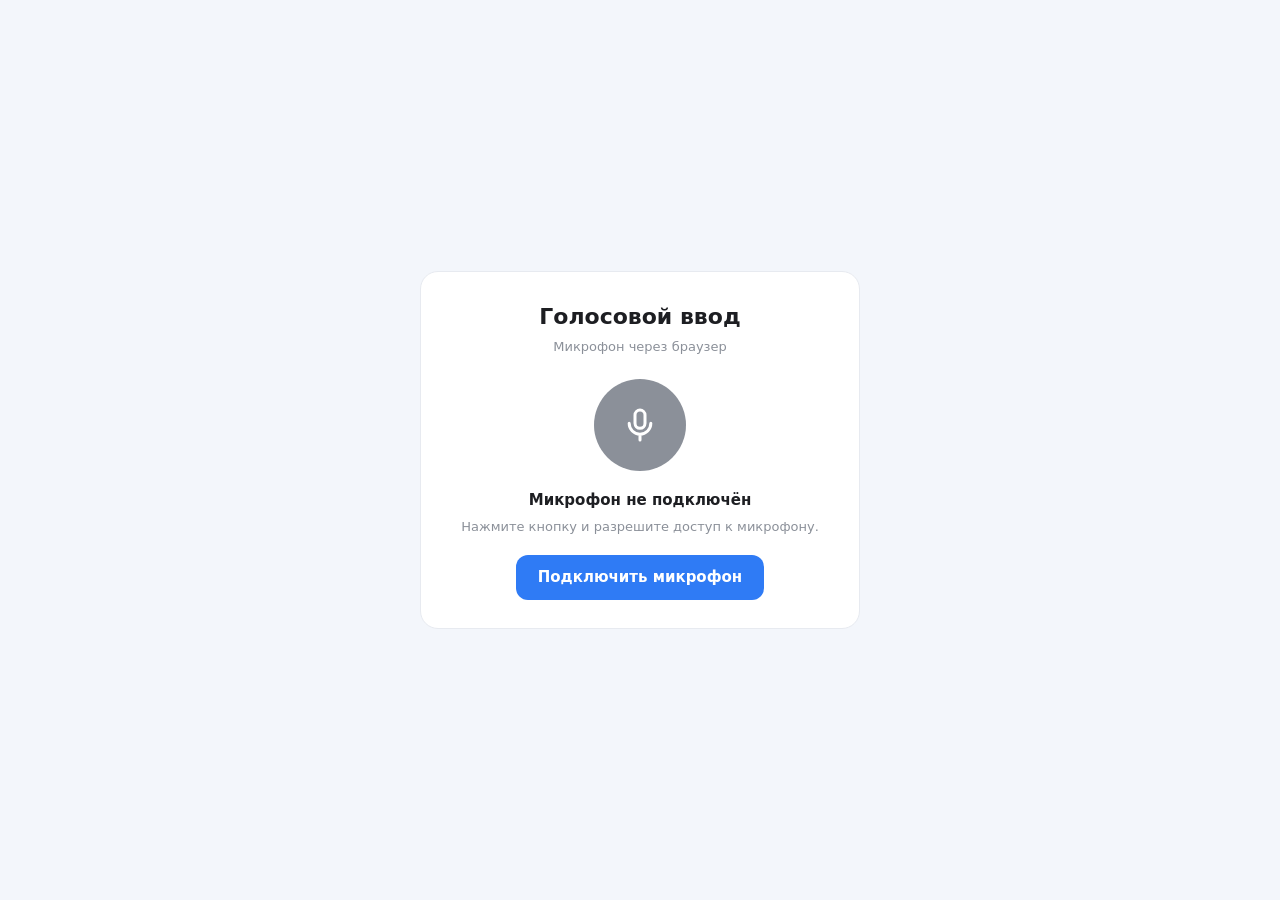
<file: ui/mic.html>
<!doctype html>
<html lang="ru">
<head>
<meta charset="utf-8">
<meta name="viewport" content="width=device-width, initial-scale=1">
<title>Голосовой ввод — микрофон</title>
<!--
  Запись через обычный браузер. Программа отдаёт эту страницу по адресу http://127.0.0.1:47811/
  (BrowserMic.cs). Микрофон открывает браузер, звук (16 кГц, моно, 16 бит) уходит в программу.
  Вкладку нужно держать открытой; запись включается клавишей программы (F3).
-->
<style>
  :root {
    --blue: #2f7bf5; --green: #22b35e; --red: #e5484d; --amber: #f29a12;
    --text: #1d1e22; --muted: #8b9099; --bg: #f3f6fb; --card: #ffffff; --line: #e7eaf0;
  }
  @media (prefers-color-scheme: dark) {
    :root { --blue: #3d8bff; --text: #f2f4f7; --muted: #9da4b0; --bg: #23252a; --card: #2c2f36; --line: #3b3f49; }
  }
  * { box-sizing: border-box; }
  body {
    margin: 0; min-height: 100vh; display: grid; place-items: center; padding: 16px;
    font: 15px/1.5 "Segoe UI", system-ui, sans-serif; color: var(--text); background: var(--bg);
  }
  .card {
    width: 100%; max-width: 440px; padding: 28px 24px; text-align: center;
    background: var(--card); border: 1px solid var(--line); border-radius: 18px;
  }
  h1 { margin: 0 0 4px; font-size: 22px; }
  .sub { margin: 0 0 22px; color: var(--muted); font-size: 13px; }
  .dot {
    width: 92px; height: 92px; margin: 0 auto 18px; border-radius: 50%;
    display: grid; place-items: center; color: #fff; background: var(--muted); transition: background .2s;
  }
  .dot svg { width: 40px; height: 40px; }
  .ready .dot { background: var(--blue); }
  .rec .dot { background: var(--green); box-shadow: 0 0 0 calc(var(--lvl, 0) * 22px) rgba(34,179,94,.25); }
  .err .dot { background: var(--red); }
  #state { font-weight: 600; margin: 0 0 6px; }
  #hint { color: var(--muted); font-size: 13px; margin: 0 0 18px; min-height: 20px; }
  button {
    font: inherit; font-weight: 600; color: #fff; background: var(--blue); border: 0; border-radius: 12px;
    padding: 11px 22px; cursor: pointer;
  }
  button:hover { filter: brightness(1.08); }
  button[hidden] { display: none; }
</style>
</head>
<body>
<div class="card" id="card">
  <h1 id="title">Голосовой ввод</h1>
  <p class="sub" id="sub">Микрофон через браузер</p>
  <div class="dot"><svg viewBox="0 0 24 24" fill="none" stroke="currentColor" stroke-width="1.8" stroke-linecap="round"><rect x="9" y="3" width="6" height="11" rx="3"/><path d="M5.5 11a6.5 6.5 0 0 0 13 0M12 17.5V21"/></svg></div>
  <p id="state">Микрофон не подключён</p>
  <p id="hint">Нажмите кнопку и разрешите доступ к микрофону.</p>
  <button id="connect">Подключить микрофон</button>
</div>
<script>
(function () {
  'use strict';
  var $ = function (id) { return document.getElementById(id); };
  // язык: программа открывает страницу с ?lang=en; запоминаем, чтобы и после перезагрузки вкладки
  var lang = new URLSearchParams(location.search).get('lang');
  if (!lang) lang = document.documentElement.getAttribute('data-lang');   // программа ставит язык в разметку
  try { if (lang) localStorage.setItem('vd-lang', lang); else lang = localStorage.getItem('vd-lang'); } catch (e) {}
  lang = lang === 'en' ? 'en' : 'ru';
  function T(ru, en) { return lang === 'en' ? en : ru; }
  document.documentElement.lang = lang;
  document.title = T('Голосовой ввод — микрофон', 'Voice Input — microphone');
  $('title').textContent = T('Голосовой ввод', 'Voice Input');
  $('sub').textContent = T('Микрофон через браузер', 'Microphone via browser');
  $('state').textContent = T('Микрофон не подключён', 'Microphone not connected');
  $('hint').textContent = T('Нажмите кнопку и разрешите доступ к микрофону.', 'Click the button and allow microphone access.');
  $('connect').textContent = T('Подключить микрофон', 'Connect microphone');
  var id = Math.random().toString(36).slice(2) + Date.now().toString(36);   // эта вкладка
  var RATE = 16000, CHUNK = 1600;
  var WORKLET = "class P extends AudioWorkletProcessor{process(i){var c=i[0]&&i[0][0];" +
    "if(c)this.port.postMessage(c.slice(0));return true}}registerProcessor('vd-pcm',P);";
  var ctx = null, stream = null, node = null, gen = 0, alive = false;
  var out = new Int16Array(CHUNK), outLen = 0;
  var ratio = 1, pos = 0, acc = 0, accN = 0, peak = 0;

  function show(kind, state, hint) {
    $('card').className = 'card ' + (kind || '');
    $('state').textContent = state;
    $('hint').textContent = hint || '';
    document.title = (kind === 'rec' ? T('● Запись — ', '● Recording — ') : '') + T('Голосовой ввод — микрофон', 'Voice Input — microphone');
  }
  function showReady() {
    show('ready', T('Микрофон подключён', 'Microphone connected'), T('Оставьте вкладку открытой. Запись включается клавишей программы (F3).', 'Keep this tab open. Recording is started with the program hotkey (F3).'));
  }

  // ------------------------------------------------------------ связь с программой
  // сообщения идут строго по очереди, чтобы куски звука не перепутались
  var chain = Promise.resolve();
  function post(m) {
    chain = chain.then(function () {
      return fetch('/msg?id=' + id, { method: 'POST', body: m, headers: { 'Content-Type': 'text/plain' } })
        .then(function (r) { if (r.status === 409) bye(); })
        .catch(function () {});
    });
  }
  function bye() {
    alive = false;
    stopRec();
    show('err', T('Микрофон подключён в другой вкладке', 'The microphone is connected in another tab'), T('Эту вкладку можно закрыть.', 'You can close this tab.'));
    $('connect').hidden = false;
    $('connect').textContent = T('Подключить здесь', 'Connect here');
  }
  async function pollLoop() {
    var failed = false;
    while (alive) {
      try {
        var r = await fetch('/poll?id=' + id, { cache: 'no-store' });
        var d = await r.json();
        if (failed) { failed = false; showReady(); }
        if (d.type === 'bye') { bye(); return; }
        if (d.type === 'mic') { if (d.cmd === 'start') startRec(d.name); else stopRec(true); }
      } catch (e) {
        if (!failed) show('err', T('Программа не отвечает', 'The program is not responding'), T('Запустите «Голосовой ввод» — страница подключится сама.', 'Start Voice Input — the page will reconnect by itself.'));
        failed = true;
        await new Promise(function (ok) { setTimeout(ok, 2000); });
      }
    }
  }

  // ------------------------------------------------------------ звук
  function errText(e) {
    var n = e && e.name;
    if (n === 'NotAllowedError' || n === 'SecurityError')
      return T('браузер не дал доступ к микрофону — разрешите его для этой страницы (значок слева от адреса)', 'the browser denied microphone access — allow it for this page (icon left of the address)');
    if (n === 'NotReadableError' || n === 'AbortError')
      return T('микрофон занят другой программой или заблокирован (например, антивирусом)', 'the microphone is busy or blocked (e.g. by an antivirus)');
    if (n === 'NotFoundError' || n === 'OverconstrainedError') return T('микрофон не найден', 'microphone not found');
    return (n ? n + ': ' : '') + (e && e.message ? e.message : String(e));
  }
  function flush() {
    if (!outLen) return;
    var bytes = new Uint8Array(out.buffer, 0, outLen * 2), bin = '';
    for (var i = 0; i < bytes.length; i += 0x2000) bin += String.fromCharCode.apply(null, bytes.subarray(i, i + 0x2000));
    post('pcm|' + btoa(bin));
    document.body.style.setProperty('--lvl', Math.min(1, Math.sqrt(peak) * 1.6).toFixed(2));
    outLen = 0; peak = 0;
  }
  function put(v) {
    v = Math.max(-1, Math.min(1, v));
    if (Math.abs(v) > peak) peak = Math.abs(v);
    out[outLen++] = v < 0 ? v * 32768 : v * 32767;
    if (outLen === CHUNK) flush();
  }
  // браузер пишет на 44,1/48 кГц — усредняем до 16 кГц
  function onSamples(f) {
    if (ratio === 1) { for (var i = 0; i < f.length; i++) put(f[i]); return; }
    for (var j = 0; j < f.length; j++) {
      acc += f[j]; accN++; pos += 1;
      if (pos >= ratio) { put(acc / accN); pos -= ratio; acc = 0; accN = 0; }
    }
  }
  var base = { echoCancellation: false, noiseSuppression: false, autoGainControl: false, channelCount: 1 };
  // название из списка Windows обрезано до 31 буквы — ищем микрофон, чьё название с него начинается
  async function open(name) {
    var s = await navigator.mediaDevices.getUserMedia({ audio: base });
    if (!name) return s;
    var want = name.toLowerCase().trim();
    var list = await navigator.mediaDevices.enumerateDevices();
    var dev = list.filter(function (d) {
      var l = (d.label || '').toLowerCase();
      return d.kind === 'audioinput' && d.deviceId !== 'default' && d.deviceId !== 'communications' &&
        l && (l.indexOf(want) === 0 || want.indexOf(l) === 0);
    })[0];
    var cur = s.getAudioTracks()[0];
    if (!dev || (cur && cur.getSettings().deviceId === dev.deviceId)) return s;
    s.getTracks().forEach(function (t) { t.stop(); });
    return navigator.mediaDevices.getUserMedia({ audio: Object.assign({ deviceId: { exact: dev.deviceId } }, base) });
  }
  function closeStream() {
    if (node) { node.port.onmessage = null; try { node.disconnect(); } catch (e) {} }
    if (stream) stream.getTracks().forEach(function (t) { t.stop(); });
    node = null; stream = null;
  }
  async function startRec(name) {
    var my = ++gen;
    closeStream();
    outLen = 0; pos = 0; acc = 0; accN = 0; peak = 0;
    try {
      if (ctx.state !== 'running') await ctx.resume();
      if (ctx.state !== 'running') throw new Error(T('браузер приостановил звук — щёлкните по вкладке микрофона и повторите', 'the browser paused audio — click the microphone tab and try again'));
      var s = await open(name);
      if (my !== gen) { s.getTracks().forEach(function (t) { t.stop(); }); return; }
      stream = s;
      node = new AudioWorkletNode(ctx, 'vd-pcm', { numberOfOutputs: 0 });
      node.port.onmessage = function (e) { if (my === gen) onSamples(e.data); };
      ctx.createMediaStreamSource(stream).connect(node);
      var track = stream.getAudioTracks()[0];
      if (track) track.onended = function () { if (my === gen) post('micError|' + T('микрофон отключился во время записи', 'the microphone was disconnected during recording')); };
      show('rec', T('Идёт запись', 'Recording'), track && track.label ? track.label : '');
      post('micStarted|' + (track && track.label ? track.label : T('микрофон по умолчанию', 'default microphone')) + T(', браузер', ', browser'));
    } catch (e) {
      if (my === gen) { closeStream(); post('micError|' + errText(e)); showReady(); }
    }
  }
  function stopRec(answer) {
    gen++;
    flush();
    closeStream();
    document.body.style.setProperty('--lvl', 0);
    if (answer) { post('micStopped'); showReady(); }
  }

  // ------------------------------------------------------------ подключение (нужен щелчок — так требует браузер)
  $('connect').onclick = async function () {
    try {
      var s = await navigator.mediaDevices.getUserMedia({ audio: base });   // спросит разрешение один раз
      s.getTracks().forEach(function (t) { t.stop(); });
      if (!ctx) {
        ctx = new AudioContext();
        ratio = ctx.sampleRate / RATE;
        var url = URL.createObjectURL(new Blob([WORKLET], { type: 'application/javascript' }));
        await ctx.audioWorklet.addModule(url);
        URL.revokeObjectURL(url);
      }
      await ctx.resume();
      this.hidden = true;
      showReady();
      post('hello');
      if (!alive) { alive = true; chain.then(pollLoop); }
    } catch (e) {
      show('err', T('Не удалось подключить микрофон', 'Could not connect the microphone'), errText(e));
    }
  };
})();
</script>
</body>
</html>
</file>
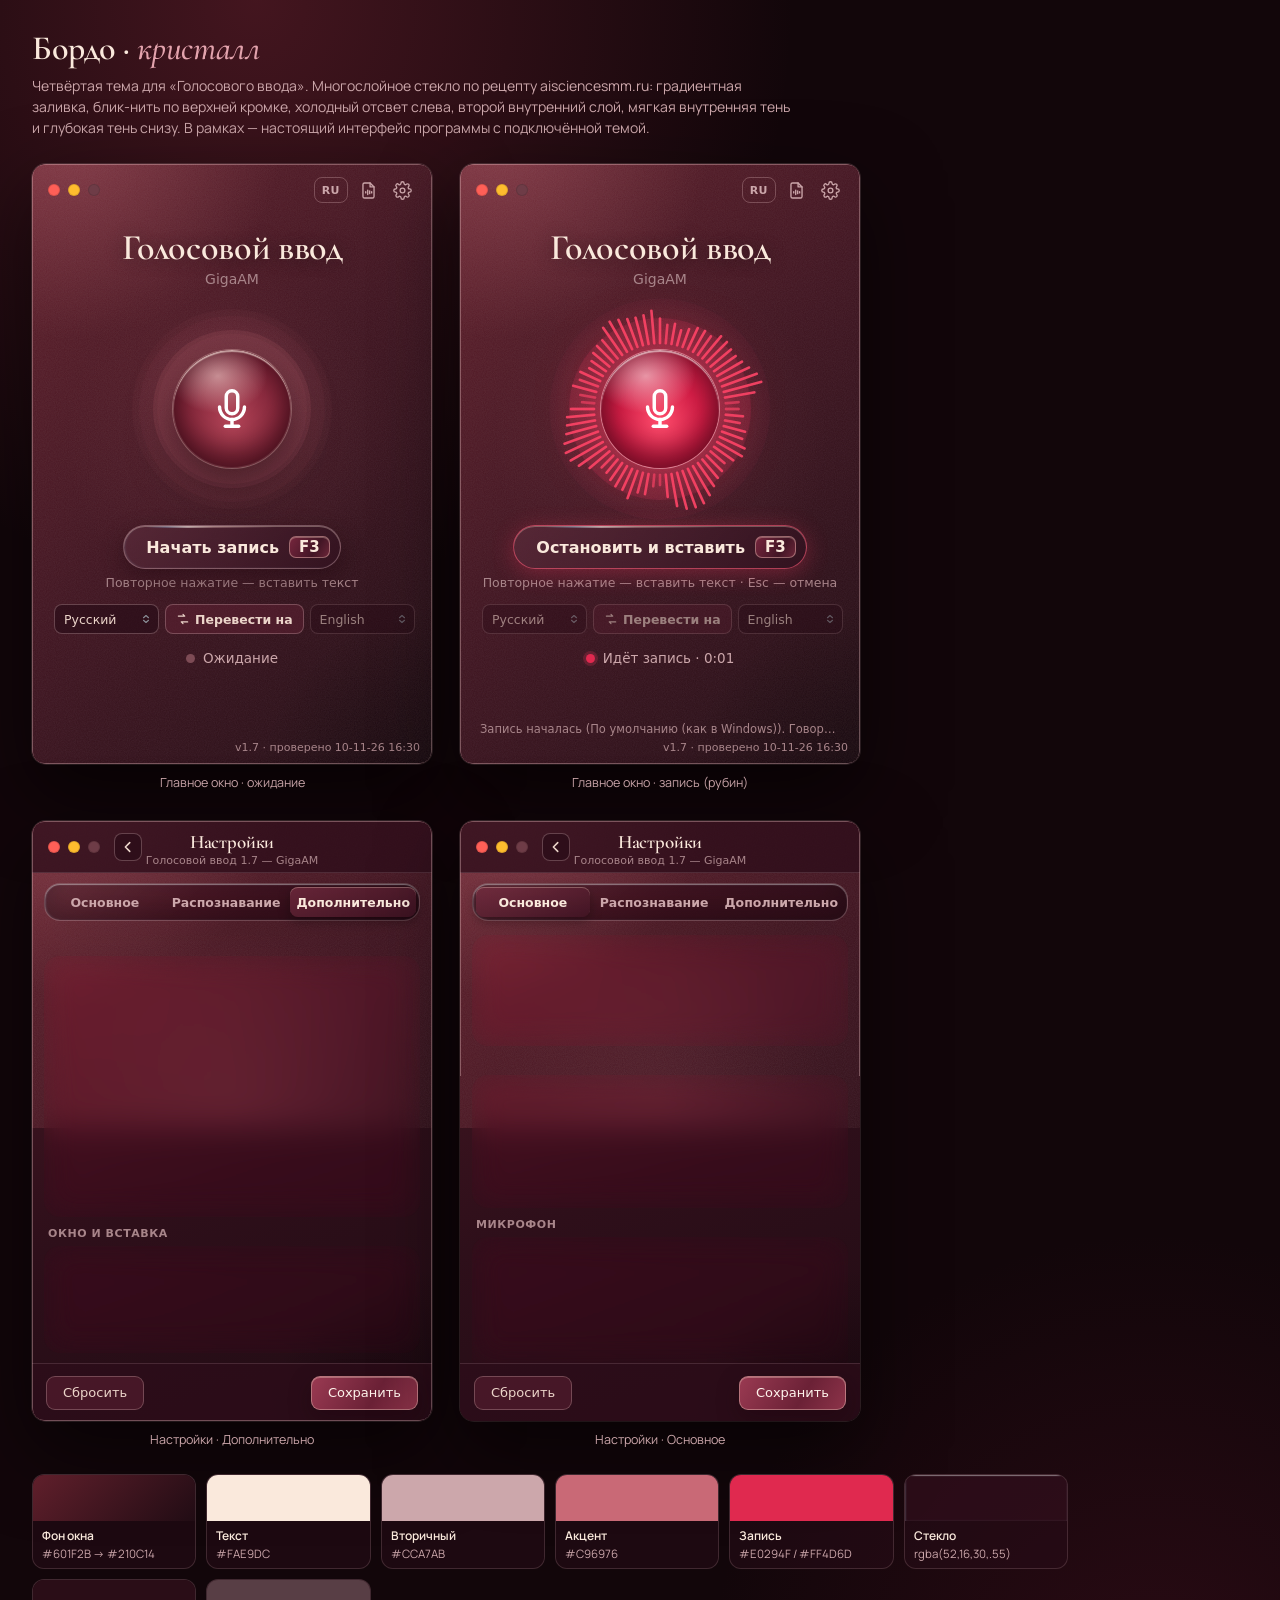
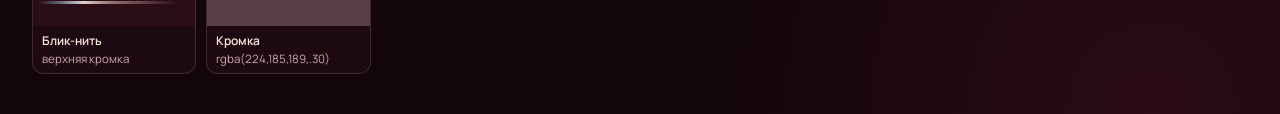
<file: design/bordo-crystal/mockup.html>
<!doctype html>
<html lang="ru">
<head>
<meta charset="utf-8">
<meta name="viewport" content="width=device-width, initial-scale=1">
<title>Бордо кристалл</title>
<link rel="preconnect" href="https://fonts.googleapis.com">
<link href="https://fonts.googleapis.com/css2?family=Cormorant+Garamond:ital,wght@0,500;0,600;1,500&family=Manrope:wght@400;600&display=swap" rel="stylesheet">
<!--
  Макет темы «Бордо · кристалл». Открывать через локальный сервер из папки проекта:
    python -m http.server 8770   →   http://localhost:8770/design/bordo-crystal/mockup.html
  В рамках — настоящий интерфейс программы (ui/index.html в демо-режиме), к нему
  подключается theme-bordo.css. Код программы не меняется.
-->
<style>
  :root {
    --bg: #12060a; --text: #fae9dc; --muted: #cca7ab; --line: rgba(224,185,189,.18);
  }
  * { box-sizing: border-box; }
  body {
    margin: 0; min-height: 100vh; color: var(--text); font: 14px/1.5 Manrope, "Segoe UI", sans-serif;
    background:
      radial-gradient(60% 50% at 20% 0%, rgba(160,50,70,.35), transparent 70%),
      radial-gradient(50% 40% at 90% 100%, rgba(90,20,40,.35), transparent 70%),
      var(--bg);
  }
  header { padding: 28px 32px 8px; }
  h1 { margin: 0; font: 600 34px "Cormorant Garamond", Georgia, serif; letter-spacing: -.01em; }
  h1 i { font-weight: 500; color: #e3a3ad; }
  header p { margin: 6px 0 0; color: var(--muted); max-width: 760px; }
  .row { display: flex; flex-wrap: wrap; gap: 28px; padding: 18px 32px 8px; align-items: flex-start; }
  figure { margin: 0; }
  figcaption { margin-top: 10px; color: var(--muted); font-size: 12.5px; text-align: center; }
  iframe {
    width: 400px; height: 600px; border: 0; border-radius: 14px; display: block; background: #210c14;
    box-shadow: 0 30px 80px rgba(0,0,0,.55), 0 0 0 1px rgba(232,190,192,.18);
  }
  .tokens { padding: 16px 32px 40px; display: grid; grid-template-columns: repeat(auto-fill, minmax(150px, 1fr)); gap: 10px; max-width: 1100px; }
  .tok { border: 1px solid var(--line); border-radius: 12px; overflow: hidden; background: rgba(40,12,24,.5); }
  .tok i { display: block; height: 46px; }
  .tok span { display: block; padding: 6px 9px; font-size: 11.5px; color: var(--muted); }
  .tok b { display: block; color: var(--text); font-weight: 600; font-size: 12px; }
  @media (max-width: 520px) { iframe { width: 100%; } .row, header, .tokens { padding-left: 16px; padding-right: 16px; } }
</style>
</head>
<body>
<header>
  <h1>Бордо · <i>кристалл</i></h1>
  <p>Четвёртая тема для «Голосового ввода». Многослойное стекло по рецепту aisciencesmm.ru: градиентная заливка,
     блик-нить по верхней кромке, холодный отсвет слева, второй внутренний слой, мягкая внутренняя тень и глубокая тень снизу.
     В рамках — настоящий интерфейс программы с подключённой темой.</p>
</header>

<div class="row">
  <figure><iframe id="fMain" src="../../ui/index.html?v=1"></iframe><figcaption>Главное окно · ожидание</figcaption></figure>
  <figure><iframe id="fRec" src="../../ui/index.html?v=2"></iframe><figcaption>Главное окно · запись (рубин)</figcaption></figure>
  <figure><iframe id="fSet" src="../../ui/index.html?settings=1&v=3"></iframe><figcaption>Настройки · Дополнительно</figcaption></figure>
  <figure><iframe id="fSet2" src="../../ui/index.html?settings=1&v=4"></iframe><figcaption>Настройки · Основное</figcaption></figure>
</div>

<div class="tokens">
  <div class="tok"><i style="background:linear-gradient(135deg,#601f2b,#210c14)"></i><span><b>Фон окна</b>#601F2B → #210C14</span></div>
  <div class="tok"><i style="background:#fae9dc"></i><span><b>Текст</b>#FAE9DC</span></div>
  <div class="tok"><i style="background:#cca7ab"></i><span><b>Вторичный</b>#CCA7AB</span></div>
  <div class="tok"><i style="background:#c96976"></i><span><b>Акцент</b>#C96976</span></div>
  <div class="tok"><i style="background:#e0294f"></i><span><b>Запись</b>#E0294F / #FF4D6D</span></div>
  <div class="tok"><i style="background:rgba(52,16,30,.55);box-shadow:inset 0 1px 1px rgba(255,255,255,.4),inset 1px 0 2px rgba(182,222,246,.16)"></i><span><b>Стекло</b>rgba(52,16,30,.55)</span></div>
  <div class="tok"><i style="background:linear-gradient(90deg,transparent 3%,rgba(164,217,255,.45) 17%,rgba(255,244,236,.85) 31%,rgba(255,214,206,.5) 48%,transparent 90%) center/100% 3px no-repeat,#2a0d17"></i><span><b>Блик-нить</b>верхняя кромка</span></div>
  <div class="tok"><i style="background:rgba(224,185,189,.30)"></i><span><b>Кромка</b>rgba(224,185,189,.30)</span></div>
</div>

<script>
  // Подключаем тему к каждому окну и держим data-theme="bordo"
  // (демо-режим программы знает только три темы и сам переключает обратно).
  function dress(frame, opts) {
    var w = frame.contentWindow, d = frame.contentDocument;
    var link = d.createElement('link');
    link.rel = 'stylesheet'; link.href = '../design/bordo-crystal/theme-bordo.css?v=' + Date.now();
    d.head.appendChild(link);
    var fonts = d.createElement('link');
    fonts.rel = 'stylesheet';
    fonts.href = 'https://fonts.googleapis.com/css2?family=Cormorant+Garamond:wght@500;600&display=swap';
    d.head.appendChild(fonts);
    var root = d.documentElement;
    function keep() {
      if (root.getAttribute('data-theme') !== 'bordo') root.setAttribute('data-theme', 'bordo');
      var box = d.getElementById('themes');
      if (box && !d.getElementById('tileBordo')) {
        var b = d.createElement('button');
        b.className = 'theme-tile'; b.id = 'tileBordo';
        b.innerHTML = '<i class="sw sw-bordo"></i><span>Бордо</span>';
        box.appendChild(b);
        box.style.gridTemplateColumns = 'repeat(4, 1fr)';
      }
      d.querySelectorAll('.theme-tile').forEach(function (t) { t.classList.toggle('on', t.id === 'tileBordo'); });
    }
    keep();
    new w.MutationObserver(keep).observe(root, { attributes: true, attributeFilter: ['data-theme'] });
    setInterval(keep, 400);
    var gr = d.getElementById('glassRange');
    if (gr) { gr.value = 55; gr.dispatchEvent(new w.Event('input')); }
    if (opts.tab) { var t = d.querySelector('.tab[data-tab="' + opts.tab + '"]'); if (t) t.click(); }
    if (opts.rec) setTimeout(function () { var p = d.getElementById('startPill'); if (p) p.click(); }, 600);
  }
  [['fMain', {}], ['fRec', { rec: true }], ['fSet', { tab: 'more' }], ['fSet2', { tab: 'main' }]].forEach(function (x) {
    var f = document.getElementById(x[0]), done = false;
    function go() {
      var d = f.contentDocument;
      if (done || !d || d.readyState !== 'complete' || !d.getElementById('mainScreen')) return;
      done = true;
      dress(f, x[1]);
    }
    f.addEventListener('load', go);
    var poll = setInterval(function () { go(); if (done) clearInterval(poll); }, 200);
  });
</script>
</body>
</html>
</file>
<file: docs/assets/site.css>
/* Сайт VoiceDictate на GitHub Pages: те же цвета, что у окна программы (ui/index.html) */
:root {
  --blue: #2f7bf5;
  --blue-hi: #5fa2ff;
  --blue-soft: #eaf2ff;
  --green: #22b35e;
  --text: #1d1e22;
  --text-2: #3a3d44;
  --muted: #6b7079;
  --line: #e7eaf0;
  --bg: #ffffff;
  --bg-2: #f4f7fc;
  --card: #ffffff;
  --shadow: 0 10px 30px rgba(20, 40, 90, .08);
  --radius: 16px;
  --font: "Segoe UI", system-ui, -apple-system, Roboto, Arial, sans-serif;
}
@media (prefers-color-scheme: dark) {
  :root {
    --blue: #3d8bff;
    --blue-hi: #6eabff;
    --blue-soft: rgba(61, 139, 255, .14);
    --text: #eef0f4;
    --text-2: #cdd1d9;
    --muted: #8d939e;
    --line: #2a2e36;
    --bg: #121418;
    --bg-2: #171a20;
    --card: #1b1e24;
    --shadow: 0 10px 30px rgba(0, 0, 0, .35);
  }
}

* { box-sizing: border-box; }
html { scroll-behavior: smooth; }
body {
  margin: 0;
  font: 16px/1.6 var(--font);
  color: var(--text);
  background: var(--bg);
}
a { color: var(--blue); }
img { max-width: 100%; height: auto; display: block; }
.wrap { max-width: 1040px; margin: 0 auto; padding: 0 16px; }

/* ------------------------------------------------ шапка */
.top { border-bottom: 1px solid var(--line); }
.top .wrap { display: flex; align-items: center; gap: 16px; height: 60px; }
.brand { display: flex; align-items: center; gap: 10px; font-weight: 700; color: var(--text); text-decoration: none; }
.brand .dot {
  width: 30px; height: 30px; border-radius: 50%;
  background: linear-gradient(160deg, var(--blue-hi), var(--blue));
  display: grid; place-items: center; color: #fff;
}
.brand .dot svg { width: 16px; height: 16px; }
.top nav { margin-left: auto; display: flex; gap: 18px; font-size: 15px; }
.top nav a { color: var(--text-2); text-decoration: none; }
.top nav a:hover { color: var(--blue); }
.top nav .lang { font-weight: 600; border: 1px solid var(--line); border-radius: 8px; padding: 2px 9px; }

/* ------------------------------------------------ первый экран */
.hero { padding: 64px 0 40px; background: linear-gradient(180deg, var(--bg) 0%, var(--bg-2) 100%); }
.hero .wrap { display: grid; grid-template-columns: 1.1fr .9fr; gap: 40px; align-items: center; }
.hero h1 { margin: 0 0 14px; font-size: 44px; line-height: 1.12; letter-spacing: -.02em; }
.hero p.lead { margin: 0 0 26px; font-size: 19px; color: var(--text-2); }
.keys { display: inline-flex; align-items: center; gap: 8px; font-weight: 600; color: var(--text-2); }
kbd {
  display: inline-block; min-width: 34px; padding: 2px 8px; border-radius: 7px;
  border: 1px solid var(--line); background: var(--blue-soft); color: var(--blue);
  font: 600 15px var(--font); text-align: center;
}
.cta { display: flex; flex-wrap: wrap; gap: 12px; margin: 22px 0 10px; }
.btn {
  display: inline-flex; align-items: center; gap: 8px;
  padding: 12px 22px; border-radius: 12px; font-weight: 600; text-decoration: none;
  border: 1px solid var(--line); color: var(--text); background: var(--card);
}
.btn.primary { background: var(--blue); border-color: var(--blue); color: #fff; box-shadow: 0 6px 18px rgba(47, 123, 245, .3); }
.btn:hover { filter: brightness(1.06); }
.btn svg { width: 18px; height: 18px; }
.small { font-size: 14px; color: var(--muted); }
.hero .shot { justify-self: center; max-width: 340px; }
.shot img { border-radius: 14px; box-shadow: var(--shadow); border: 1px solid var(--line); }

/* ------------------------------------------------ секции */
section.block { padding: 56px 0; }
section.block.alt { background: var(--bg-2); }
h2 { margin: 0 0 8px; font-size: 30px; letter-spacing: -.01em; }
.sub { margin: 0 0 30px; color: var(--muted); }
.grid { display: grid; grid-template-columns: repeat(3, 1fr); gap: 16px; }
.card {
  background: var(--card); border: 1px solid var(--line); border-radius: var(--radius);
  padding: 22px; box-shadow: var(--shadow);
}
.card h3 { margin: 0 0 6px; font-size: 18px; }
.card p { margin: 0; color: var(--text-2); font-size: 15px; }
.card .ic {
  width: 38px; height: 38px; border-radius: 10px; margin-bottom: 12px;
  background: var(--blue-soft); color: var(--blue); display: grid; place-items: center;
}
.card .ic svg { width: 20px; height: 20px; }

.shots { display: grid; grid-template-columns: repeat(3, 1fr); gap: 18px; }
.shots figure { margin: 0; }
.shots figcaption { margin-top: 8px; font-size: 14px; color: var(--muted); text-align: center; }

ol.steps { margin: 0; padding: 0; list-style: none; counter-reset: s; display: grid; gap: 12px; }
ol.steps li {
  counter-increment: s; position: relative; padding: 16px 18px 16px 62px;
  background: var(--card); border: 1px solid var(--line); border-radius: 14px;
}
ol.steps li::before {
  content: counter(s); position: absolute; left: 18px; top: 14px;
  width: 30px; height: 30px; border-radius: 50%; background: var(--blue); color: #fff;
  display: grid; place-items: center; font-weight: 700;
}

table.prices { width: 100%; border-collapse: collapse; background: var(--card); border-radius: 14px; overflow: hidden; border: 1px solid var(--line); }
table.prices th, table.prices td { padding: 11px 14px; text-align: left; border-bottom: 1px solid var(--line); }
table.prices th { font-size: 14px; color: var(--muted); font-weight: 600; }
table.prices td.num { text-align: right; font-variant-numeric: tabular-nums; white-space: nowrap; }
table.prices tr:last-child td { border-bottom: 0; }

details { background: var(--card); border: 1px solid var(--line); border-radius: 12px; padding: 14px 18px; margin-bottom: 10px; }
summary { cursor: pointer; font-weight: 600; }
details p { margin: 10px 0 0; color: var(--text-2); }

footer { padding: 30px 0 40px; border-top: 1px solid var(--line); color: var(--muted); font-size: 14px; }
footer .wrap { display: flex; flex-wrap: wrap; gap: 8px 22px; }

/* ------------------------------------------------ телефон */
@media (max-width: 820px) {
  .hero { padding: 36px 0 28px; }
  .hero .wrap { grid-template-columns: 1fr; gap: 26px; }
  .hero h1 { font-size: 32px; }
  .hero p.lead { font-size: 17px; }
  .grid, .shots { grid-template-columns: 1fr; }
  .top nav a:not(.lang):not(.gh) { display: none; }
  h2 { font-size: 25px; }
  section.block { padding: 40px 0; }
}
</file>
